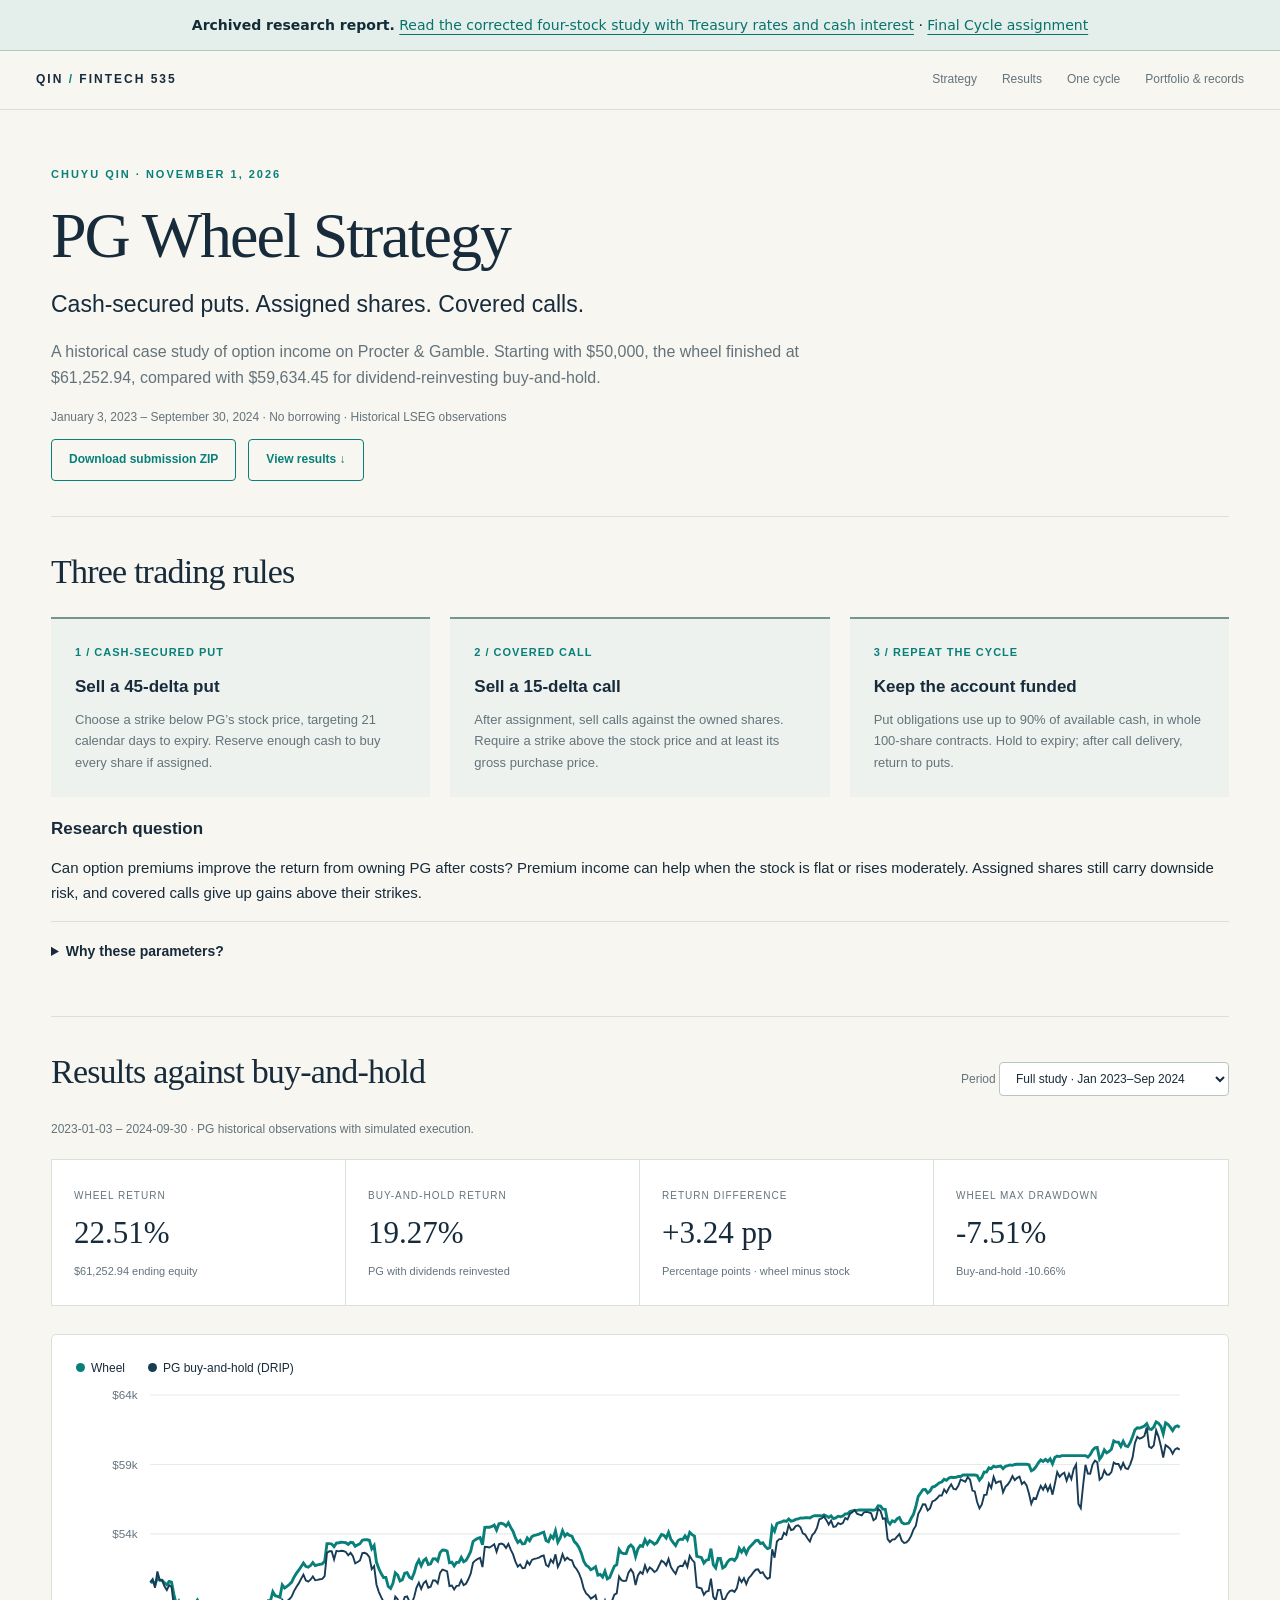
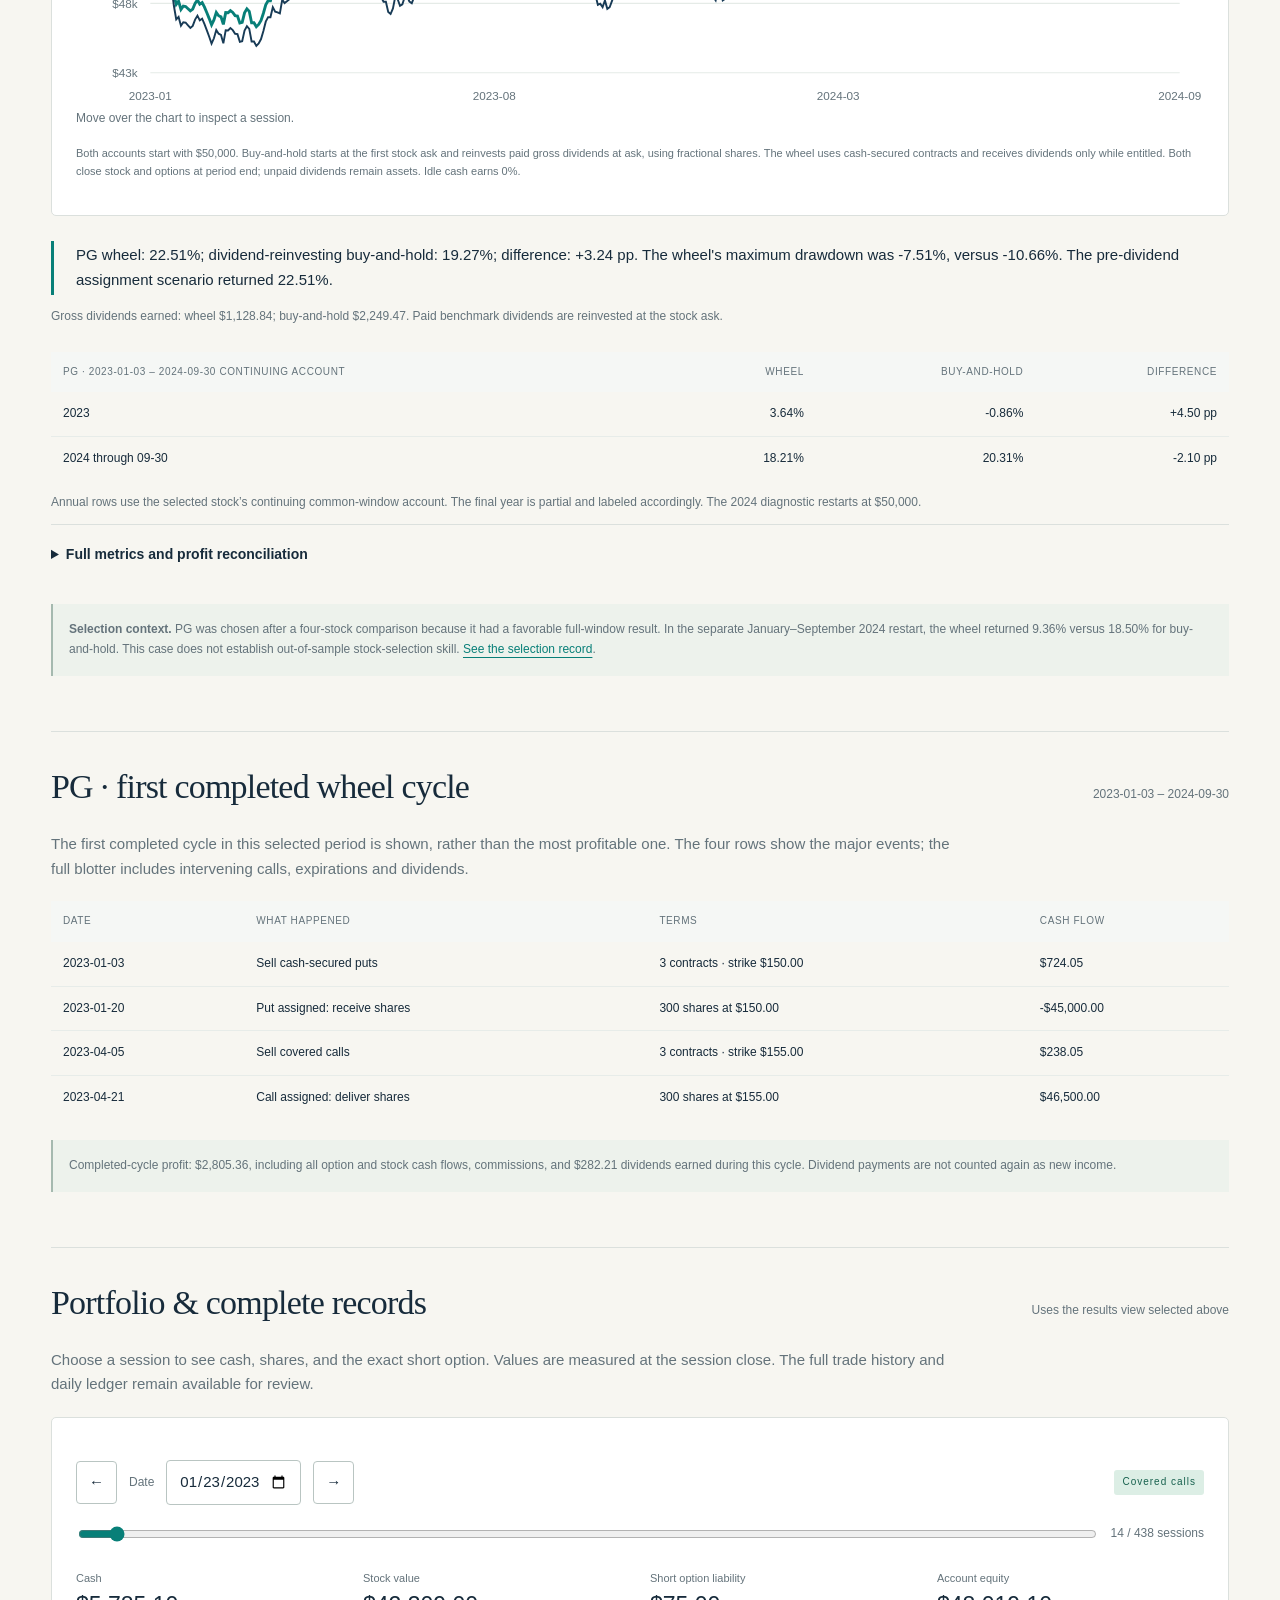
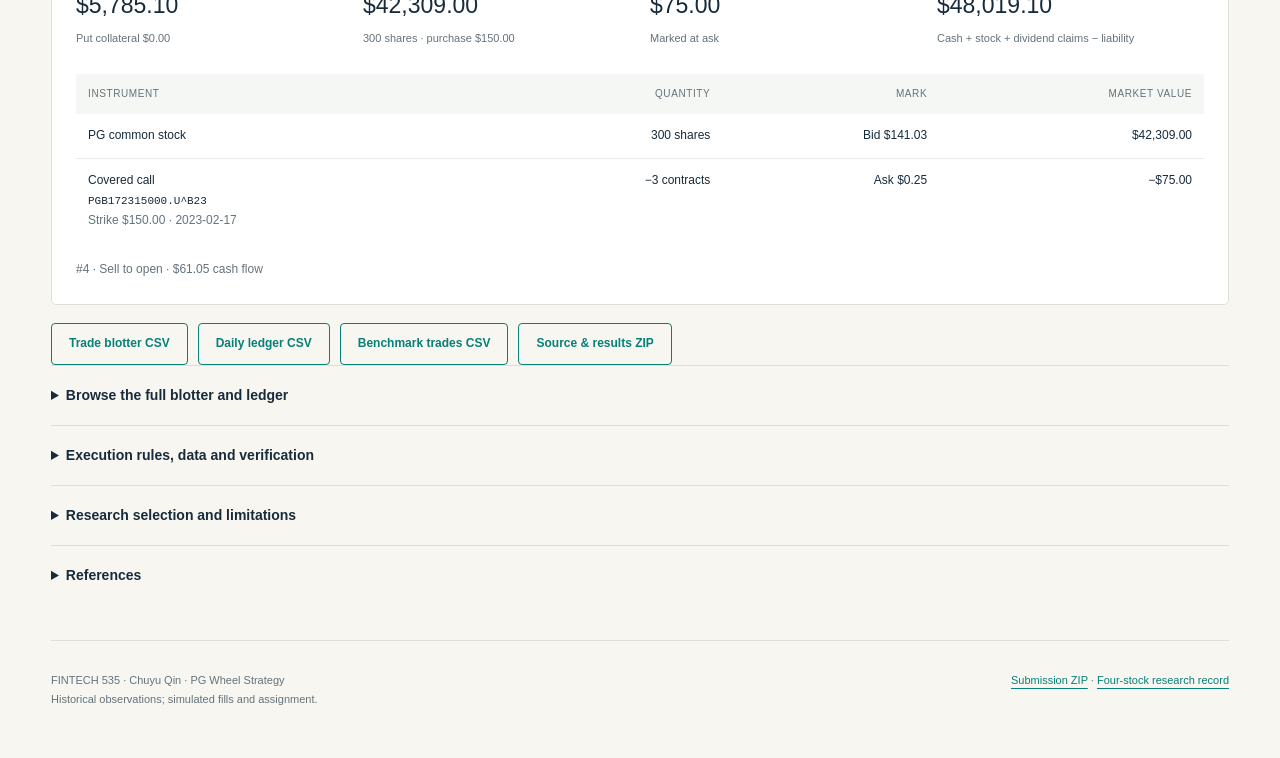
<file: docs/index.html>
<!doctype html><html lang="en"><head><meta charset="utf-8"><meta name="viewport" content="width=device-width,initial-scale=1"><meta name="description" content="PG wheel strategy backtest: cash-secured puts, physical assignment, covered calls, dividend-aware results and a complete audit trail."><title>PG Wheel Strategy | FINTECH 535</title><link rel="stylesheet" href="assets/style.css"></head><body><aside style="padding:14px 24px;background:#e4eeea;border-bottom:1px solid #afc9bf;color:#122c37;font:14px/1.6 system-ui;text-align:center"><strong>Archived research report.</strong> <a href="research-revision.html" style="color:#08726d">Read the corrected four-stock study with Treasury rates and cash interest</a> · <a href="final-cycle.html" style="color:#08726d">Final Cycle assignment</a></aside><a class="skip" href="#main">Skip to report</a><header class="top"><div class="bar"><a class="brand" href="#">QIN <span>/</span> FINTECH 535</a><nav aria-label="Report navigation"><a href="#rules">Strategy</a><a href="#results">Results</a><a href="#example">One cycle</a><a href="#portfolio">Portfolio & records</a></nav></div></header><main id="main"><div class="simple-hero"><p class="eyebrow">Chuyu Qin · November 1, 2026</p><h1>PG Wheel Strategy</h1><p class="lead">Cash-secured puts. Assigned shares. Covered calls.</p><p class="hero-explanation">A historical case study of option income on Procter &amp; Gamble. Starting with $50,000, the wheel finished at $61,252.94, compared with $59,634.45 for dividend-reinvesting buy-and-hold.</p><p class="meta">January 3, 2023 – September 30, 2024 · No borrowing · Historical LSEG observations</p><div class="controls"><a class="button" href="downloads/wheel-submission.zip">Download submission ZIP</a><a class="button" href="#results">View results ↓</a></div></div>
<section class="section" id="rules"><div class="heading"><h2>Three trading rules</h2></div><div class="steps"><div class="step"><b>1 / CASH-SECURED PUT</b><h3>Sell a 45-delta put</h3><p>Choose a strike below PG’s stock price, targeting 21 calendar days to expiry. Reserve enough cash to buy every share if assigned.</p></div><div class="step"><b>2 / COVERED CALL</b><h3>Sell a 15-delta call</h3><p>After assignment, sell calls against the owned shares. Require a strike above the stock price and at least its gross purchase price.</p></div><div class="step"><b>3 / REPEAT THE CYCLE</b><h3>Keep the account funded</h3><p>Put obligations use up to 90% of available cash, in whole 100-share contracts. Hold to expiry; after call delivery, return to puts.</p></div></div><h3>Research question</h3><p>Can option premiums improve the return from owning PG after costs? Premium income can help when the stock is flat or rises moderately. Assigned shares still carry downside risk, and covered calls give up gains above their strikes.</p><details><summary>Why these parameters?</summary><p>A 45-delta put is closer to the stock price than a 30-delta put, generally offering more premium and a greater chance of acquiring shares. A 15-delta call is farther out of the money, leaving more upside after assignment. The roughly three-week maturity keeps the policy short and repeatable. Delta is a strike-selection measure, not an exact assignment probability.</p><p>The 90% cash budget retains a buffer; whole-contract rounding and waiting for eligible trades leave additional cash unused. Requiring calls to meet the gross purchase price avoids agreeing to a lower sale price, but does not prevent a market loss or guarantee that a suitable call is available.</p><p>These parameters were selected in an earlier eight-setting AMZN study using 2023 returns, then applied unchanged to PG. They were not separately optimized on PG. PG itself was selected after comparing four stocks, so this remains an exploratory case study.</p></details></section><section class="section" id="results"><div class="heading"><h2>Results against buy-and-hold</h2><div class="controls"><label>Period <select id="period-select"><option value="historical">Full study · Jan 2023–Sep 2024</option><option value="test">Restart diagnostic · Jan–Sep 2024</option></select></label></div></div><p class="period-note" id="period-note">January 3, 2023 – September 30, 2024 · 438 sessions · $50,000 per account</p><div class="metrics"><div class="metric"><small>Wheel return</small><strong id="metric-wheel">22.51%</strong><span id="metric-wheel-equity">$61,252.94 ending equity</span></div><div class="metric"><small>Buy-and-hold return</small><strong id="metric-bh">19.27%</strong><span id="metric-bh-label">PG with dividends reinvested</span></div><div class="metric"><small>Return difference</small><strong id="metric-excess">+3.24 pp</strong><span>Percentage points · wheel minus stock</span></div><div class="metric"><small>Wheel max drawdown</small><strong id="metric-dd">-7.51%</strong><span id="metric-bh-dd">Buy-and-hold -10.66%</span></div></div><div class="panel"><div class="legend"><span><i class="dot" style="background:#087f78"></i>Wheel</span><span><i class="dot" style="background:#183b56"></i><span id="chart-stock-name">PG buy-and-hold (DRIP)</span></span></div><div class="chart" id="equity-chart" aria-label="Daily equity: wheel versus the selected stock with dividends reinvested"></div><div class="chart-readout" id="equity-readout">Move over the chart to inspect a session.</div><p class="chart-caption">Both accounts start with $50,000. Buy-and-hold starts at the first stock ask and reinvests paid gross dividends at ask, using fractional shares. The wheel uses cash-secured contracts and receives dividends only while entitled. Both close stock and options at period end; unpaid dividends remain assets. Idle cash earns 0%.</p></div><p class="assessment" id="result-finding">The PG wheel returned 22.51%, compared with 19.27% for dividend-reinvesting buy-and-hold: +3.24 pp. The wheel earned $11,252.94 after modeled costs, with a maximum drawdown of -7.51% versus -10.66%.</p><p class="fine" id="dividend-summary">Gross dividends earned: wheel $1,128.84; buy-and-hold $2,249.47. Paid benchmark dividends are reinvested at the stock ask.</p><div class="table-wrap annual"><table><thead><tr><th id="annual-stock">PG · Jan 2023–Sep 2024 continuing account</th><th>Wheel</th><th>Buy-and-hold</th><th>Difference</th></tr></thead><tbody id="annual-body"><tr><td>2023</td><td>3.64%</td><td>-0.86%</td><td>+4.50 pp</td></tr><tr><td>2024 through Sep 30</td><td>18.21%</td><td>20.31%</td><td>-2.10 pp</td></tr></tbody></table></div><p class="fine">Annual rows use the selected stock’s continuing common-window account. The final year is partial and labeled accordingly. The 2024 diagnostic restarts at $50,000.</p><details><summary>Full metrics and profit reconciliation</summary><div class="table-wrap"><table><thead><tr><th>Account</th><th>Final equity</th><th>CAGR</th><th>Annual volatility</th><th>Sharpe (rƒ = 0)</th><th>Max drawdown</th></tr></thead><tbody id="comparison-body"><tr><td>PG wheel</td><td>$61,252.94</td><td>12.34%</td><td>10.10%</td><td>1.21</td><td>-7.51%</td></tr><tr><td>PG buy-and-hold + DRIP</td><td>$59,634.45</td><td>10.63%</td><td>14.88%</td><td>0.76</td><td>-10.66%</td></tr></tbody></table></div><p class="fine">Daily account returns use 252 sessions per year. Sharpe assumes a zero risk-free rate; it is not a Treasury-adjusted excess-return measure. The accounts have different equity exposure.</p><h3>Where the profit came from</h3><div class="table-wrap"><table><tbody id="pnl-body"><tr><td>Option premiums received</td><td>$6,495.00</td></tr><tr><td>Option buybacks</td><td>−$279.00</td></tr><tr><td>Net stock cash flows</td><td>$3,951.00</td></tr><tr><td>Dividends earned</td><td>$1,128.84</td></tr><tr><td>Option commissions</td><td>−$42.90</td></tr><tr><td>Net account profit</td><td>$11,252.94</td></tr></tbody></table></div><p class="fine">Dividends earned include unpaid receivables, if any. Premiums are cash receipts; profit also depends on buybacks, stock transactions, dividends and fees. All stock and options are closed at the end of the selected period.</p><p class="fine" id="activity-summary"></p></details><div class="note"><strong>Selection context.</strong> PG was chosen after a four-stock comparison because it had a favorable full-window result. In the separate January–September 2024 restart, the wheel returned 9.36% versus 18.50% for buy-and-hold. This case does not establish out-of-sample stock-selection skill. <a href="#selection">See the selection record</a>.</div></section><section class="section" id="example"><div class="heading"><h2 id="cycle-title">One completed wheel cycle</h2><span class="fine" id="cycle-period"></span></div><p class="intro" id="cycle-intro"></p><div class="table-wrap"><table class="left"><thead><tr><th>Date</th><th>What happened</th><th>Terms</th><th>Cash flow</th></tr></thead><tbody id="cycle-body"></tbody></table></div><p class="note" id="cycle-result"></p></section><section class="section" id="portfolio"><div class="heading"><h2>Portfolio & complete records</h2><span class="fine">Uses the results view selected above</span></div><p class="intro">Choose a session to see cash, shares, and the exact short option. Values are measured at the session close. The full trade history and daily ledger remain available for review.</p><div class="panel"><div class="toolbar"><div class="controls"><button id="portfolio-prev" aria-label="Previous session">←</button><label for="portfolio-date">Date</label><input type="date" id="portfolio-date"><button id="portfolio-next" aria-label="Next session">→</button></div><span class="state-badge" id="portfolio-state"></span></div><div class="controls"><input type="range" id="portfolio-range" min="0" value="0" aria-label="Portfolio session"><span class="fine" id="portfolio-index"></span></div><div class="portfolio-grid"><div class="holding"><small>Cash</small><strong id="p-cash"></strong><em>Put collateral <span id="p-reserved"></span></em></div><div class="holding"><small>Stock value</small><strong id="p-stock"></strong><em id="p-shares"></em></div><div class="holding"><small>Short option liability</small><strong id="p-liability"></strong><em>Marked at ask</em></div><div class="holding"><small>Account equity</small><strong id="p-equity"></strong><em>Cash + stock + dividend claims − liability</em></div></div><div class="table-wrap"><table><thead><tr><th>Instrument</th><th>Quantity</th><th>Mark</th><th>Market value</th></tr></thead><tbody id="holdings-body"></tbody></table></div><div class="fine" id="portfolio-events" style="margin-top:18px"></div></div><div class="downloads"><a class="button" id="blotter-download" href="results/selected/historical/blotter.csv">Trade blotter CSV</a><a class="button" id="ledger-download" href="results/selected/historical/daily.csv">Daily ledger CSV</a><a class="button" id="benchmark-download" href="results/selected/historical/benchmark_blotter.csv">Benchmark trades CSV</a><a class="button" href="downloads/wheel-submission.zip">Source & results ZIP</a></div><details><summary>Browse the full blotter and ledger</summary><div class="toolbar"><label>Trade search <input type="search" id="trade-search" placeholder="Date, contract or action"></label><label>Event <select id="trade-action"><option value="">All events</option><option value="SELL_TO_OPEN">Opening sales</option><option value="BUY_TO_CLOSE">Closing purchases</option><option value="ASSIGN_PUT">Put assignments</option><option value="ASSIGN_CALL">Call assignments</option><option value="EXPIRE">Expirations</option><option value="DIVIDEND_ENTITLEMENT">Dividend entitlements</option><option value="DIVIDEND_PAID">Dividend payments</option><option value="RECEIVE_SHARES">Share purchases</option><option value="DELIVER_SHARES">Share deliveries</option></select></label></div><div class="table-wrap"><table><thead><tr><th>Date / signal</th><th>Action / contract</th><th>Qty</th><th>Price</th><th>Fee</th><th>Cash flow</th><th>Cash after</th></tr></thead><tbody id="trade-body"></tbody></table></div><div class="pagination"><button id="trade-prev">← Previous</button><span id="trade-page"></span><button id="trade-next">Next →</button></div><h3 style="margin-top:30px">Daily account ledger</h3><label>Ledger date <input type="search" id="ledger-search" placeholder="e.g. 2026-04"></label><div class="table-wrap"><table><thead><tr><th>Date</th><th>Cash</th><th>Shares</th><th>Short contract / lots</th><th>Stock value</th><th>Liability</th><th>Collateral</th><th>Dividend claim</th><th>Equity</th></tr></thead><tbody id="ledger-body"></tbody></table></div><div class="pagination"><button id="ledger-prev">← Previous</button><span id="ledger-page"></span><button id="ledger-next">Next →</button></div></details><details><summary>Execution rules, data and verification</summary><ol class="rules"><li><strong>Contract selection.</strong> Use the prior session’s stock close, delta and activity. Monthly PG contracts must have 14–28 calendar days to expiry and absolute delta within 0.10 of the target. Rank by delta distance, maturity distance, strike and RIC. Puts are below the stock price; calls are above it and at least the shares’ gross purchase price. The fixed strike grid is $60–$250 in $5 increments, not the full historical chain.</li><li><strong>Liquidity and fills.</strong> Require prior-session volume ≥ 100, open interest ≥ 500, positive two-sided quotes, and a spread no greater than $1 and 25% of midpoint. Execute the selected contract at the next session’s bid only if that session’s quote passes the same price filters. Otherwise skip without substituting a different contract. Buybacks use observed ask. Stock sales use bid. No midpoint fills are assumed.</li><li><strong>Funding and costs.</strong> Put lots = floor(90% × available cash ÷ (100 × strike)), before receiving premium. Calls cover the owned shares, with one short option series at a time. Each option costs $0.65 per contract per side. Stock and assignment fees are $0; idle cash earns 0%; taxes and regulatory fees are omitted.</li><li><strong>Expiration and exit.</strong> Hold to expiry without discretionary rolls. An option at least $0.01 in the money at the stock close is assumed physically assigned; otherwise it expires. Record 100 shares per contract at the strike, with all lots in a batch using the same convention. Remaining stock and options close at observed sides on the final date.</li><li><strong>Dividends and benchmark.</strong> Ownership before ex-date trading earns a gross dividend receivable. It contributes to equity immediately and becomes spendable cash on the pay date or the next observed session. The benchmark invests $50,000 at the initial stock ask, permits fractional shares, and reinvests paid dividends at ask. The cash-dividend alternative is also retained. Legal settlement balances are not reconstructed.</li><li><strong>Valuation and early exercise.</strong> Mark stock at bid and short options at ask. Missing asks can be carried for at most two sessions for valuation, never fills; longer gaps and missing terminal prices fail the run. A separate scenario assigns an ITM covered call just before an announced ex-date when bid-side time value is below the dividend. It returned 22.51% for PG with 0 triggered pre-dividend assignments. This does not establish that actual early assignment was impossible.</li></ol><h3>Evidence for the fill assumptions</h3><p>Across 21 opening sales and 63 contracts, the median observed bid–ask width was $0.06 per share; the 90th percentile was $0.15. Selling at bid rather than midpoint reduced receipts by $270.00 before commissions. These spreads support an observable execution-cost assumption. Daily quotes do not establish simultaneous NBBOs, depth, or guaranteed fills.</p><h3>Audit trail</h3><p>The PG run contains 438 daily portfolios and 58 events: opening sales, closing purchases, expirations, assignments, stock transfers and dividends. It used 0 carried option marks. Independent accounting replays passed, and 21 synthetic-fixture tests passed. Test fixtures do not supply performance. Raw LSEG responses stay local; their request parameters, retrieval dates and hashes are summarized in the data audit.</p><div class="downloads"><a href="results/comparison/PG_data_audit.json">PG data audit</a><a href="results/comparison/verification.json">Verification</a><a href="results/comparison/run_manifest.json">Run manifest</a><a href="results/comparison/PG/historical/summary.json">PG metrics</a><a id="skips-download" href="results/comparison/PG/historical/skips.csv">Skipped decisions</a><a id="cash-benchmark-download" href="results/comparison/PG/historical/benchmark_cash_daily.csv">Cash-dividend benchmark</a><a id="stress-download" href="results/comparison/PG/historical/dividend_stress/blotter.csv">Assignment scenario blotter</a></div><h3>Reproduce from the original local cache</h3><pre>python3.12 -m venv .venv
.venv/bin/python -m pip install -r requirements.txt
.venv/bin/python src/normalize_comparison_cache.py
.venv/bin/python src/compare_stocks.py
.venv/bin/python src/verify_comparison.py
.venv/bin/python src/build_site.py</pre><p class="fine">The source ZIP includes the engine, rules, tests, site generator and derived results. Downloading raw history requires an entitled LSEG Workspace session. Fresh retrievals may reflect vendor revisions and require more than one daily allowance. The original AMZN freeze is preserved; no PG-specific parameter search was added.</p></details><details id="selection"><summary>Research selection and limitations</summary><p>PG was selected after comparing AMZN, KO, PG and VZ using the same wheel rules. The common study window was fixed before those comparison returns were calculated. It ends September 30, 2024 because LSEG’s daily request cap left later option coverage incomplete; the last common complete quarter supported identical dates for every stock. The four-stock record and earlier AMZN research remain available.</p><div class="table-wrap"><table><thead><tr><th>Jan 2023–Sep 2024</th><th>Wheel</th><th>Buy-and-hold + DRIP</th><th>Difference</th></tr></thead><tbody><tr><td>AMZN</td><td>61.65%</td><td>117.01%</td><td>-55.36 pp</td></tr><tr><td>KO</td><td>9.51%</td><td>20.39%</td><td>-10.88 pp</td></tr><tr><td>PG</td><td>22.51%</td><td>19.27%</td><td>+3.24 pp</td></tr><tr><td>VZ</td><td>18.81%</td><td>26.04%</td><td>-7.24 pp</td></tr></tbody></table></div><p>Focusing on the favorable PG result introduces selection bias. The sample is not an untouched validation set, and all four companies are surviving stocks. The separate 2024 restart returned 9.36% for the wheel versus 18.50% for buy-and-hold. It provides a less favorable diagnostic, not independent validation. These results do not establish future profitability or identify the best wheel stock.</p><p><a href="comparison.html">Full four-stock comparison</a> · <a href="results/comparison/plan.json">Recorded comparison plan</a> · <a href="amzn-study.html">Original AMZN study</a></p></details><details><summary>References</summary><ul class="source-list"><li><a href="https://www.schwab.com/learn/story/three-things-to-know-about-wheel-strategy">Charles Schwab — Three Things to Know About the Wheel Strategy</a>. Prof. Vestal’s reference for puts, assignment, covered calls and the strategy’s tradeoffs.</li><li><a href="https://www.optionseducation.org/referencelibrary/faq/options-assignment">OIC — Options Assignment</a> · <a href="https://www.theocc.com/clearance-and-settlement/clearing/equity-options-product-specifications">OCC — Equity Options</a>. American-style exercise and standard physical delivery.</li><li><a href="https://developers.lseg.com/en/article-catalog/article/workspace-corporate-actions-content-set-guide">LSEG — Corporate Actions Content</a>. Dividend announcement, ex-date, payment date and gross-amount fields.</li><li>LSEG Workspace historical daily PG stock, option and dividend observations. Exact requests and response hashes are retained in the local cache and summarized in the audit.</li></ul></details></section></main><footer class="footer"><div>FINTECH 535 · Chuyu Qin · PG Wheel Strategy<br>Historical observations; simulated fills and assignment.</div><div><a href="downloads/wheel-submission.zip">Submission ZIP</a> · <a href="comparison.html">Four-stock research record</a></div></footer><script src="assets/data.js"></script><script src="assets/app.js"></script></body></html>
</file>
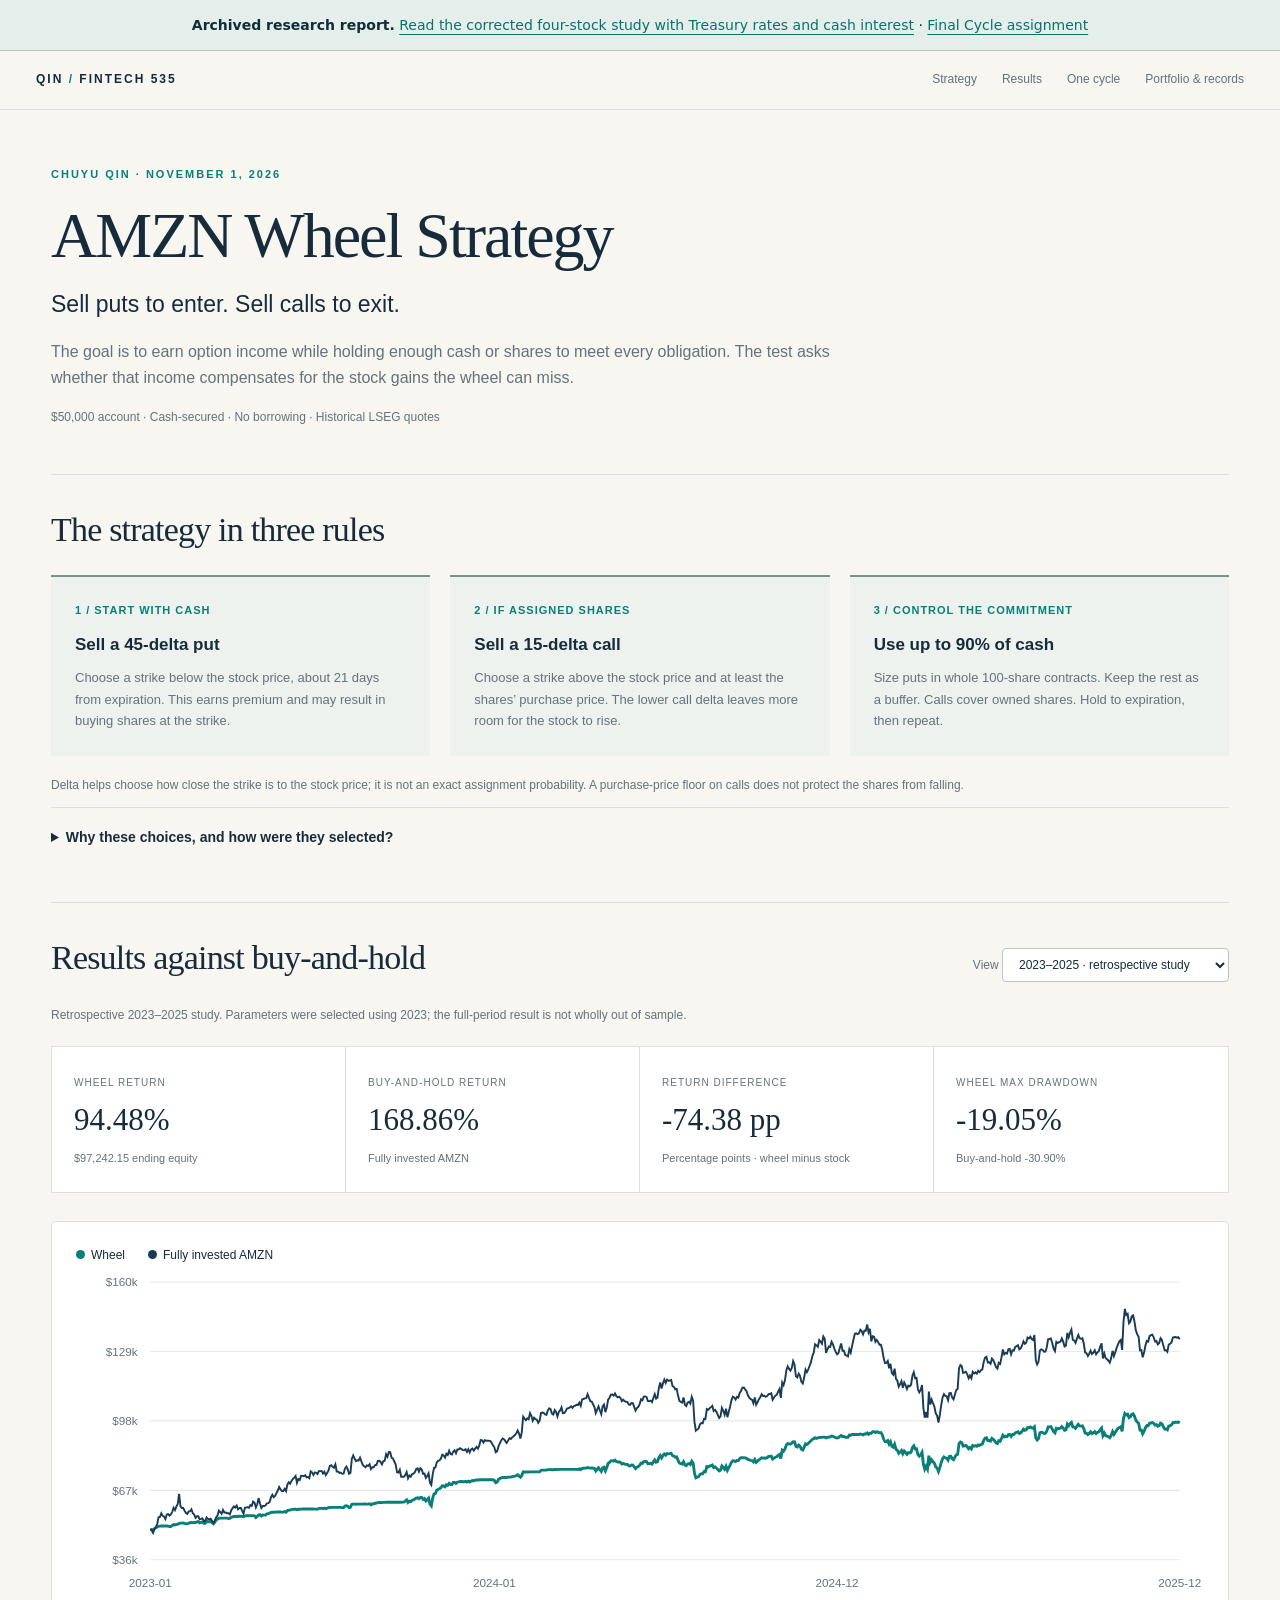
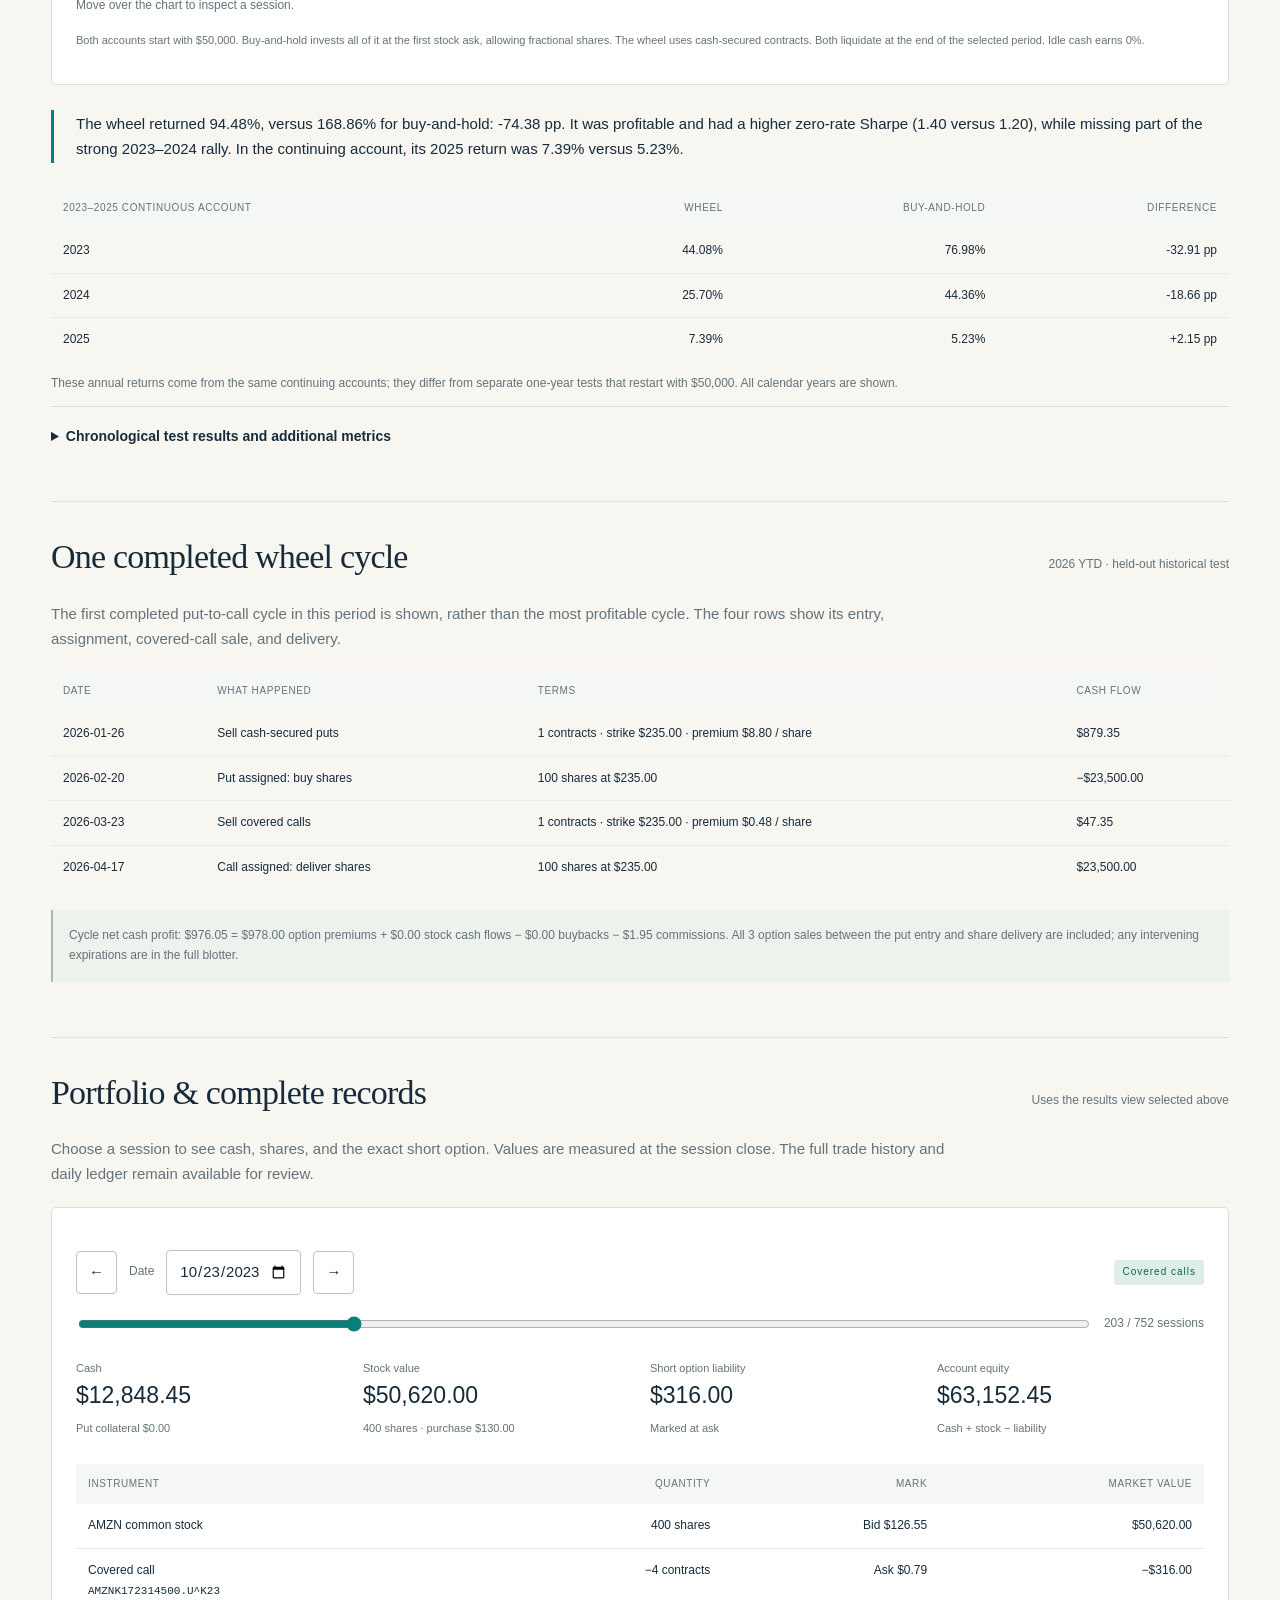
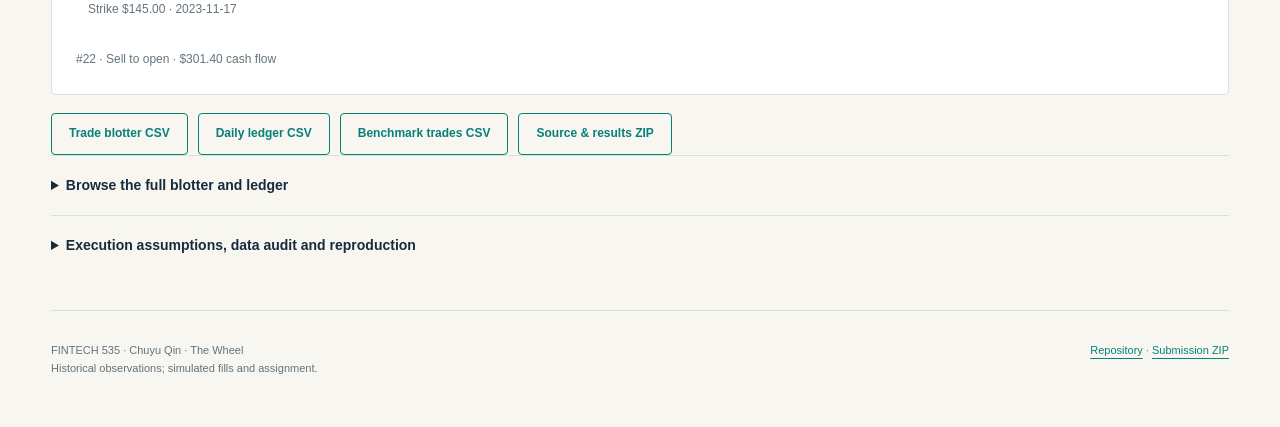
<file: docs/amzn-study.html>
<!doctype html><html lang="en"><head><meta charset="utf-8"><meta name="viewport" content="width=device-width,initial-scale=1"><meta name="description" content="A cash-secured AMZN wheel: simple rules, chronological parameter testing, buy-and-hold comparison and a complete trade record."><title>AMZN Wheel Strategy | FINTECH 535</title><link rel="stylesheet" href="assets/style.css"></head><body><aside style="padding:14px 24px;background:#e4eeea;border-bottom:1px solid #afc9bf;color:#122c37;font:14px/1.6 system-ui;text-align:center"><strong>Archived research report.</strong> <a href="research-revision.html" style="color:#08726d">Read the corrected four-stock study with Treasury rates and cash interest</a> · <a href="final-cycle.html" style="color:#08726d">Final Cycle assignment</a></aside><a class="skip" href="#main">Skip to report</a><header class="top"><div class="bar"><a class="brand" href="#">QIN <span>/</span> FINTECH 535</a><nav aria-label="Report navigation"><a href="#rules">Strategy</a><a href="#results">Results</a><a href="#example">One cycle</a><a href="#portfolio">Portfolio & records</a></nav></div></header><main id="main">
<div class="simple-hero"><p class="eyebrow">Chuyu Qin · November 1, 2026</p><h1>AMZN Wheel Strategy</h1><p class="lead">Sell puts to enter. Sell calls to exit.</p><p class="hero-explanation">The goal is to earn option income while holding enough cash or shares to meet every obligation. The test asks whether that income compensates for the stock gains the wheel can miss.</p><p class="meta">$50,000 account · Cash-secured · No borrowing · Historical LSEG quotes</p></div>
<section class="section" id="rules"><div class="heading"><h2>The strategy in three rules</h2></div><div class="steps"><div class="step"><b>1 / START WITH CASH</b><h3>Sell a 45-delta put</h3><p>Choose a strike below the stock price, about 21 days from expiration. This earns premium and may result in buying shares at the strike.</p></div><div class="step"><b>2 / IF ASSIGNED SHARES</b><h3>Sell a 15-delta call</h3><p>Choose a strike above the stock price and at least the shares’ purchase price. The lower call delta leaves more room for the stock to rise.</p></div><div class="step"><b>3 / CONTROL THE COMMITMENT</b><h3>Use up to 90% of cash</h3><p>Size puts in whole 100-share contracts. Keep the rest as a buffer. Calls cover owned shares. Hold to expiration, then repeat.</p></div></div><p class="fine">Delta helps choose how close the strike is to the stock price; it is not an exact assignment probability. A purchase-price floor on calls does not protect the shares from falling.</p><details><summary>Why these choices, and how were they selected?</summary><p>AMZN continues the earlier class studies and has no cash dividends in the sample. A 90% allocation budget puts more of the account to work than the first one-contract design while retaining a cash buffer. Whole contracts can leave more than 10% unused. The call strike floor avoids agreeing to sell shares below their gross purchase price, at the cost of sometimes collecting no call premium.</p><p>Eight settings combine put delta 0.30 or 0.45, call delta 0.15 or 0.30, and approximately three- or five-week maturities. The setting with the highest net 2023 return was selected. It was then applied unchanged to 2024, the already examined 2025 sample, and a separate 2026 sample downloaded after the rules were frozen.</p><div class="table-wrap"><table><thead><tr><th>Put / call delta · target days</th><th>2023 selection</th><th>2024 validation</th><th>2025 diagnostic</th></tr></thead><tbody><tr class="parameter-selected"><td>45 / 15 delta · 21 days · selected</td><td>44.08%</td><td>23.72%</td><td>4.40%</td></tr><tr><td>45 / 30 delta · 21 days</td><td>37.60%</td><td>20.64%</td><td>6.63%</td></tr><tr><td>45 / 15 delta · 35 days</td><td>36.26%</td><td>22.18%</td><td>17.06%</td></tr><tr><td>45 / 30 delta · 35 days</td><td>32.85%</td><td>16.41%</td><td>18.34%</td></tr><tr><td>30 / 15 delta · 35 days</td><td>27.74%</td><td>24.37%</td><td>20.56%</td></tr><tr><td>30 / 15 delta · 21 days</td><td>23.17%</td><td>15.91%</td><td>12.40%</td></tr><tr><td>30 / 30 delta · 21 days</td><td>23.17%</td><td>17.48%</td><td>14.60%</td></tr><tr><td>30 / 30 delta · 35 days</td><td>22.61%</td><td>13.63%</td><td>22.94%</td></tr></tbody></table></div><p class="fine">Highlighted row: selected using 2023 only. Every tried setting is shown. Earlier results had already been inspected, so this redesign is exploratory; 2025 is not presented as untouched data. No alternative setting was selected using 2026 results. <a href="results/research_plan.json">Study plan</a> · <a href="results/frozen_strategy.json">Frozen rules</a> · <a href="results/parameter_study.json">All parameter results</a></p></details></section>
<section class="section" id="results"><div class="heading"><h2>Results against buy-and-hold</h2><label>View <select id="period-select"><option value="historical" selected>2023–2025 · retrospective study</option><option value="test">2026 YTD · held-out historical test</option><option value="training">2023 · parameter selection</option><option value="validation">2024 · chronological validation</option><option value="diagnostic">2025 · previously seen diagnostic</option></select></label></div><p class="period-note" id="period-note">Retrospective 2023–2025 study. Parameters were selected using 2023; the full-period result is not wholly out of sample.</p><div class="metrics"><div class="metric"><small>Wheel return</small><strong id="metric-wheel">94.48%</strong><span id="metric-wheel-equity">$97,242.15 ending equity</span></div><div class="metric"><small>Buy-and-hold return</small><strong id="metric-bh">168.86%</strong><span>Fully invested AMZN</span></div><div class="metric"><small>Return difference</small><strong id="metric-excess">-74.38 pp</strong><span>Percentage points · wheel minus stock</span></div><div class="metric"><small>Wheel max drawdown</small><strong id="metric-dd">-19.05%</strong><span id="metric-bh-dd">Buy-and-hold -30.90%</span></div></div><div class="panel"><div class="legend"><span><i class="dot" style="background:#087f78"></i>Wheel</span><span><i class="dot" style="background:#183b56"></i>Fully invested AMZN</span></div><div class="chart" id="equity-chart" aria-label="Daily equity: wheel versus fully invested AMZN"></div><div class="chart-readout" id="equity-readout">Move over the chart to inspect a session.</div><p class="chart-caption">Both accounts start with $50,000. Buy-and-hold invests all of it at the first stock ask, allowing fractional shares. The wheel uses cash-secured contracts. Both liquidate at the end of the selected period. Idle cash earns 0%.</p></div><p class="assessment" id="result-finding">The wheel returned 94.48%, versus 168.86% for buy-and-hold: -74.38 pp. It was profitable and had a higher zero-rate Sharpe (1.40 versus 1.20), while missing part of the strong 2023–2024 rally. In the continuing account, its 2025 return was 7.39% versus 5.23%.</p><div class="table-wrap annual"><table><thead><tr><th>2023–2025 continuous account</th><th>Wheel</th><th>Buy-and-hold</th><th>Difference</th></tr></thead><tbody><tr><td>2023</td><td>44.08%</td><td>76.98%</td><td>-32.91 pp</td></tr><tr><td>2024</td><td>25.70%</td><td>44.36%</td><td>-18.66 pp</td></tr><tr><td>2025</td><td>7.39%</td><td>5.23%</td><td>+2.15 pp</td></tr></tbody></table></div><p class="fine">These annual returns come from the same continuing accounts; they differ from separate one-year tests that restart with $50,000. All calendar years are shown.</p><details><summary>Chronological test results and additional metrics</summary><div class="table-wrap"><table><thead><tr><th>Separate account / role</th><th>Wheel</th><th>Buy-and-hold</th><th>Difference</th></tr></thead><tbody><tr><td>2023 · parameter selection</td><td>44.08%</td><td>76.98%</td><td>-32.91 pp</td></tr><tr><td>2024 · chronological validation</td><td>23.72%</td><td>46.28%</td><td>-22.55 pp</td></tr><tr><td>2025 · previously seen diagnostic</td><td>4.40%</td><td>4.81%</td><td>-0.41 pp</td></tr><tr><td>2026 YTD · held-out historical test</td><td>3.50%</td><td>6.12%</td><td>-2.62 pp</td></tr></tbody></table></div><div class="table-wrap annual"><table><thead><tr><th>Selected view</th><th>Final equity</th><th>CAGR</th><th>Annual volatility</th><th>Sharpe (rƒ = 0)</th><th>Max drawdown</th></tr></thead><tbody id="comparison-body"><tr><td>Wheel</td><td>$97,242.15</td><td>24.87%</td><td>16.94%</td><td>1.40</td><td>-19.05%</td></tr><tr><td>Fully invested AMZN</td><td>$134,432.15</td><td>39.13%</td><td>31.82%</td><td>1.20</td><td>-30.90%</td></tr></tbody></table></div><p class="fine">Sharpe uses daily account returns, 252 sessions per year, and a zero risk-free rate. It is not adjusted for historical Treasury yields. The 2026 sample is a held-out historical test, not a live prospective experiment. Single-stock selection, daily quote timing, the fixed strike grid, and exercise assumptions remain limitations.</p><h3>2026 execution checks</h3><div class="table-wrap"><table><thead><tr><th>Test assumption</th><th>Wheel return</th><th>Max drawdown</th></tr></thead><tbody><tr><td>Baseline</td><td>3.50%</td><td>-6.33%</td></tr><tr><td><a href="results/stress/wider_fills/blotter.csv">Wider fills</a></td><td>3.34%</td><td>-6.35%</td></tr><tr><td><a href="results/stress/early_assignment/blotter.csv">Early assignment</a></td><td>3.50%</td><td>-6.33%</td></tr></tbody></table></div><p class="fine">“Wider fills” sells half a spread below bid and buys half a spread above ask. “Early assignment” assigns the next session after an in-the-money option’s bid-side time value falls to $0.05 or less. These are stresses, not an estimated assignment model.</p></details></section>
<section class="section" id="example"><div class="heading"><h2>One completed wheel cycle</h2><span class="fine">2026 YTD · held-out historical test</span></div><p class="intro">The first completed put-to-call cycle in this period is shown, rather than the most profitable cycle. The four rows show its entry, assignment, covered-call sale, and delivery.</p><div class="table-wrap"><table class="left"><thead><tr><th>Date</th><th>What happened</th><th>Terms</th><th>Cash flow</th></tr></thead><tbody><tr><td>2026-01-26</td><td>Sell cash-secured puts</td><td>1 contracts · strike $235.00 · premium $8.80 / share</td><td>$879.35</td></tr><tr><td>2026-02-20</td><td>Put assigned: buy shares</td><td>100 shares at $235.00</td><td>−$23,500.00</td></tr><tr><td>2026-03-23</td><td>Sell covered calls</td><td>1 contracts · strike $235.00 · premium $0.48 / share</td><td>$47.35</td></tr><tr><td>2026-04-17</td><td>Call assigned: deliver shares</td><td>100 shares at $235.00</td><td>$23,500.00</td></tr></tbody></table></div><p class="note">Cycle net cash profit: $976.05 = $978.00 option premiums + $0.00 stock cash flows − $0.00 buybacks − $1.95 commissions. All 3 option sales between the put entry and share delivery are included; any intervening expirations are in the full blotter.</p></section>
<section class="section" id="portfolio"><div class="heading"><h2>Portfolio & complete records</h2><span class="fine">Uses the results view selected above</span></div><p class="intro">Choose a session to see cash, shares, and the exact short option. Values are measured at the session close. The full trade history and daily ledger remain available for review.</p><div class="panel"><div class="toolbar"><div class="controls"><button id="portfolio-prev" aria-label="Previous session">←</button><label for="portfolio-date">Date</label><input type="date" id="portfolio-date"><button id="portfolio-next" aria-label="Next session">→</button></div><span class="state-badge" id="portfolio-state"></span></div><div class="controls"><input type="range" id="portfolio-range" min="0" value="0" aria-label="Portfolio session"><span class="fine" id="portfolio-index"></span></div><div class="portfolio-grid"><div class="holding"><small>Cash</small><strong id="p-cash"></strong><em>Put collateral <span id="p-reserved"></span></em></div><div class="holding"><small>Stock value</small><strong id="p-stock"></strong><em id="p-shares"></em></div><div class="holding"><small>Short option liability</small><strong id="p-liability"></strong><em>Marked at ask</em></div><div class="holding"><small>Account equity</small><strong id="p-equity"></strong><em>Cash + stock − liability</em></div></div><div class="table-wrap"><table><thead><tr><th>Instrument</th><th>Quantity</th><th>Mark</th><th>Market value</th></tr></thead><tbody id="holdings-body"></tbody></table></div><div class="fine" id="portfolio-events" style="margin-top:18px"></div></div><div class="downloads"><a class="button" id="blotter-download" href="results/selected/historical/blotter.csv">Trade blotter CSV</a><a class="button" id="ledger-download" href="results/selected/historical/daily.csv">Daily ledger CSV</a><a class="button" id="benchmark-download" href="results/selected/historical/benchmark_blotter.csv">Benchmark trades CSV</a><a class="button" href="downloads/wheel-submission.zip">Source & results ZIP</a></div><details><summary>Browse the full blotter and ledger</summary><div class="toolbar"><label>Trade search <input type="search" id="trade-search" placeholder="Date, contract or action"></label><label>Event <select id="trade-action"><option value="">All events</option><option value="SELL_TO_OPEN">Opening sales</option><option value="BUY_TO_CLOSE">Closing purchases</option><option value="ASSIGN_PUT">Put assignments</option><option value="ASSIGN_CALL">Call assignments</option><option value="EXPIRE">Expirations</option><option value="RECEIVE_SHARES">Share purchases</option><option value="DELIVER_SHARES">Share deliveries</option></select></label></div><div class="table-wrap"><table><thead><tr><th>Date / signal</th><th>Action / contract</th><th>Qty</th><th>Price</th><th>Fee</th><th>Cash flow</th><th>Cash after</th></tr></thead><tbody id="trade-body"></tbody></table></div><div class="pagination"><button id="trade-prev">← Previous</button><span id="trade-page"></span><button id="trade-next">Next →</button></div><h3 style="margin-top:30px">Daily account ledger</h3><label>Ledger date <input type="search" id="ledger-search" placeholder="e.g. 2026-04"></label><div class="table-wrap"><table><thead><tr><th>Date</th><th>Cash</th><th>Shares</th><th>Short contract / lots</th><th>Stock value</th><th>Liability</th><th>Collateral</th><th>Equity</th></tr></thead><tbody id="ledger-body"></tbody></table></div><div class="pagination"><button id="ledger-prev">← Previous</button><span id="ledger-page"></span><button id="ledger-next">Next →</button></div></details><details><summary>Execution assumptions, data audit and reproduction</summary><ol class="rules"><li><strong>Prior-session decisions.</strong> Rank eligible monthly AMZN options by distance to target delta, then maturity, strike and RIC. Three-week settings allow 14–28 calendar DTE; five-week settings allow 28–45. Delta must be within 0.10 of its target. Puts are below the stock close; calls are above it and at least the assigned purchase price.</li><li><strong>Observed fills.</strong> Require signal-day volume ≥ 100, open interest ≥ 500, a positive two-sided quote, and spread ≤ $1 and ≤ 25% of midpoint. Fill the selected option at the next session’s bid only if its quote passes the same price filters; otherwise skip. No execution-day contract substitution. Buybacks use ask, stock sales use bid, and option commission is $0.65 per contract per side. Stock and assignment fees are $0.</li><li><strong>Cash and assignment.</strong> Put lots = floor(90% × available cash ÷ (100 × strike)), before receiving premium. Calls cover the owned shares. At expiration, options at least $0.01 in the money are assumed assigned. The option is removed and 100 shares per contract transfer at the strike. All lots in a batch use the same assignment convention. There are no discretionary rolls; the final date closes remaining positions.</li><li><strong>Accounting limits.</strong> The ledger books economic obligations on event dates; it does not reproduce legal settlement balances. Stock marks use bid; option liabilities use ask. Missing asks can be carried for at most two sessions for valuation, never execution. A longer gap or missing terminal price fails the run. Taxes, regulatory fees, intraday quote synchronization and actual exercise notices are omitted.</li></ol><p>For the continuing 2023–2025 account, the median opening spread was $0.05 per share and the 90th percentile was $0.13. Selling at bid rather than midpoint reduced receipts by $450.50 across 126 contracts. Observed activity and spreads justify charging a measurable execution cost; daily quotes do not guarantee fill freshness or depth.</p><p>LSEG supplies 149,106 normalized option-day observations for the earlier sample and 43,426 for the 2026 sample. All 102 response checksums passed. Independent replays reconciled 856 events and 8,147 daily portfolios across all selected, parameter, and stress runs. 21 engine tests passed. The selected full-period and 2026 runs use 0 and 0 carried-mark sessions respectively.</p><p class="fine">The historical universe is the same monthly $40–$300 grid in $5 increments; missing series are not assumed listed. The study keeps AMZN rather than searching retrospectively across stocks. That preserves continuity but does not remove survivorship or stock-selection bias. Historical returns do not establish future profitability.</p><div class="downloads"><a href="results/verification.json">Verification</a><a href="results/data_audit.json">2023–2025 data audit</a><a href="results/test_data_audit.json">2026 data audit</a><a href="results/frozen_strategy.json">Frozen configuration</a><a href="results/run_manifest.json">Run manifest</a><a id="skips-download" href="results/selected/historical/skips.csv">Skipped decisions</a></div><pre>python3.12 -m venv .venv
.venv/bin/python -m pip install -r requirements.txt
.venv/bin/python src/fetch_lseg.py
.venv/bin/python src/prepare_data.py
.venv/bin/python src/research.py select
.venv/bin/python src/fetch_test_sample.py
.venv/bin/python src/research.py test
.venv/bin/python src/verify_results.py
.venv/bin/python src/build_site.py</pre><p class="fine">Use the original private cache to reproduce the recorded run. A new selection run creates a new freeze and cannot retroactively make already inspected data unseen. Raw LSEG data and credentials are excluded from the source package. Serve <code>docs/</code> with GitHub Pages.</p><h3>References</h3><ul class="source-list"><li><a href="https://www.schwab.com/learn/story/three-things-to-know-about-wheel-strategy">Schwab: Three Things to Know About the Wheel Strategy</a> — Prof. Vestal’s reference for the cycle, premium tradeoffs, downside and missed upside.</li><li><a href="https://www.optionseducation.org/referencelibrary/faq/options-assignment">OIC: Assignment</a> · <a href="https://www.theocc.com/clearance-and-settlement/clearing/equity-options-product-specifications">OCC: Equity options</a> — exercise conventions and standard 100-share physical delivery.</li><li><a href="https://ir.aboutamazon.com/faqs/default.aspx">Amazon Investor Relations: FAQs</a> — dividend and split history.</li><li><a href="https://developers.lseg.com/en/article-catalog/article/functions-to-find-option-rics-traded-on-different-exchanges">LSEG: Option RIC construction</a>. Prices, delta and activity fields come from LSEG Workspace historical responses, recorded in the audits.</li></ul></details></section></main><footer class="footer"><div>FINTECH 535 · Chuyu Qin · The Wheel<br>Historical observations; simulated fills and assignment.</div><div><a href="https://github.com/chuyuqin/Wheel-Strategy-FinTech535">Repository</a> · <a href="downloads/wheel-submission.zip">Submission ZIP</a></div></footer><script src="assets/amzn-data.js"></script><script src="assets/amzn-app.js"></script></body></html>
</file>
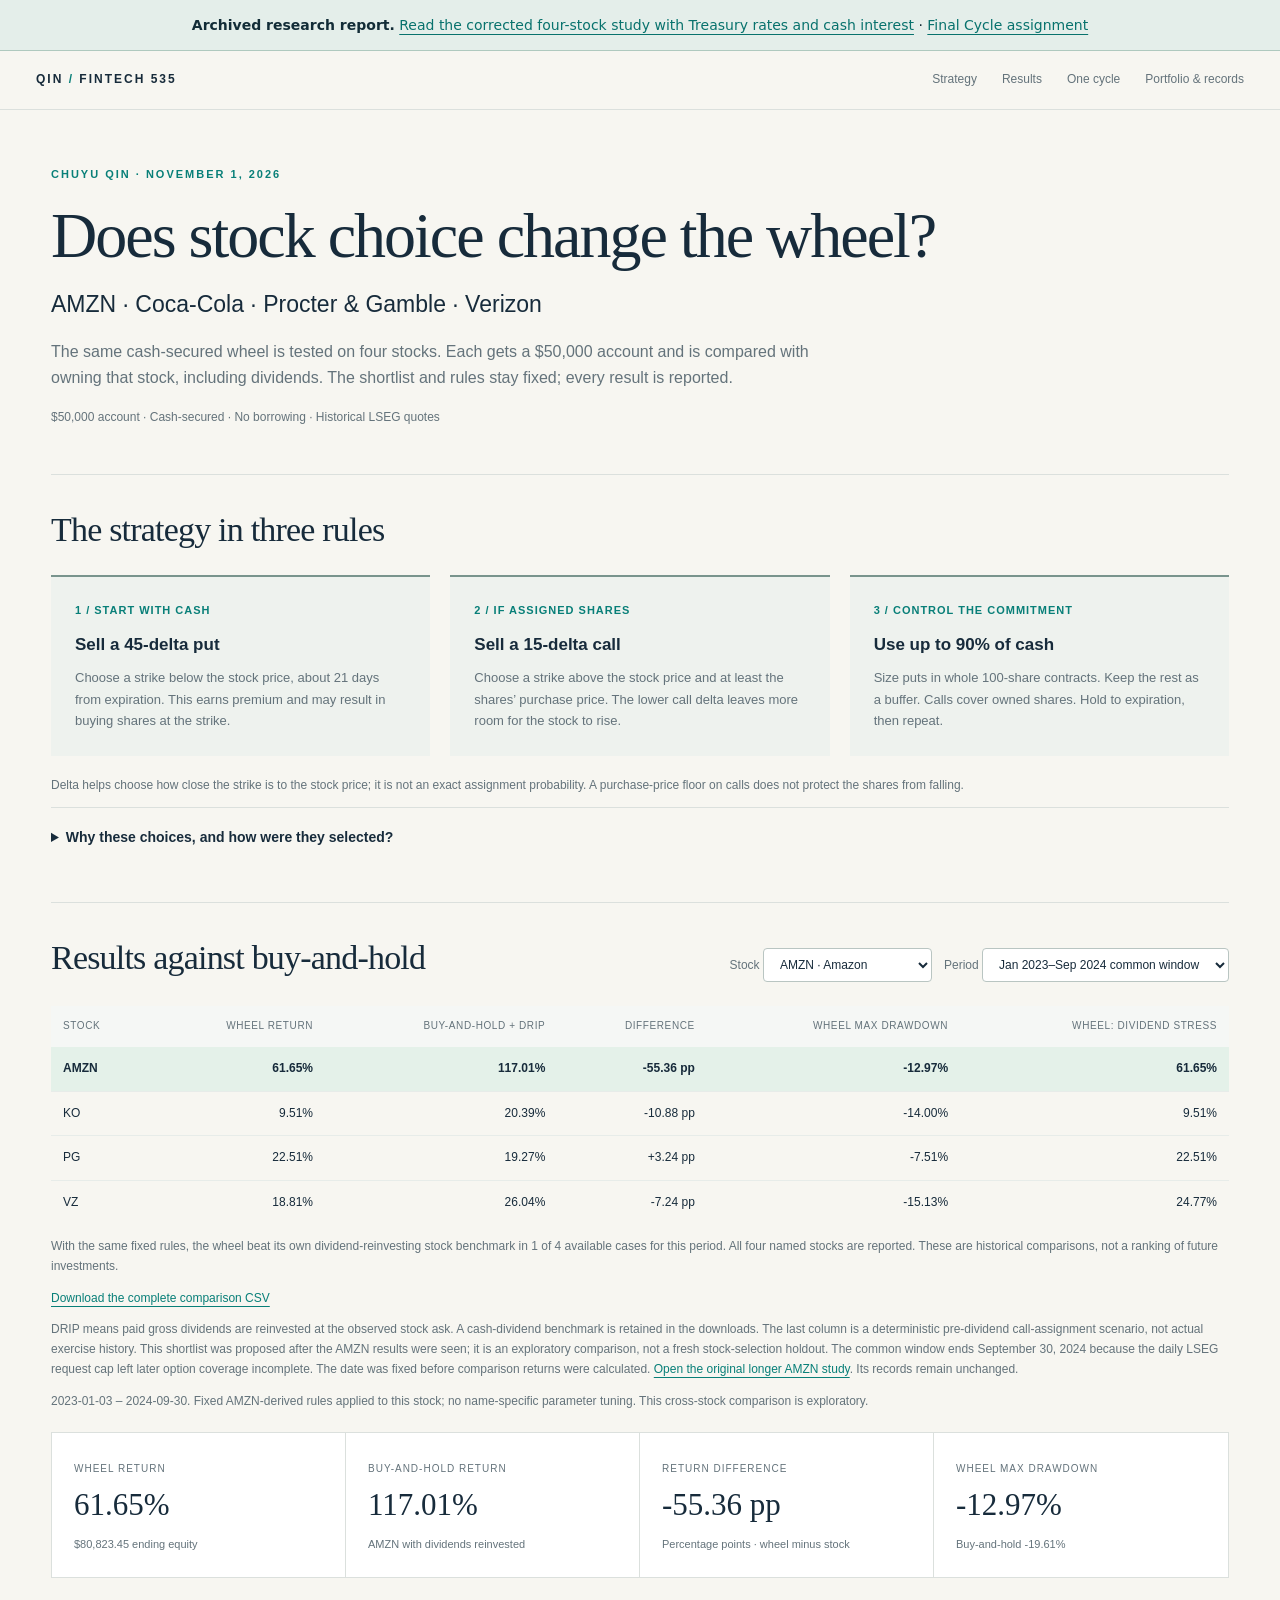
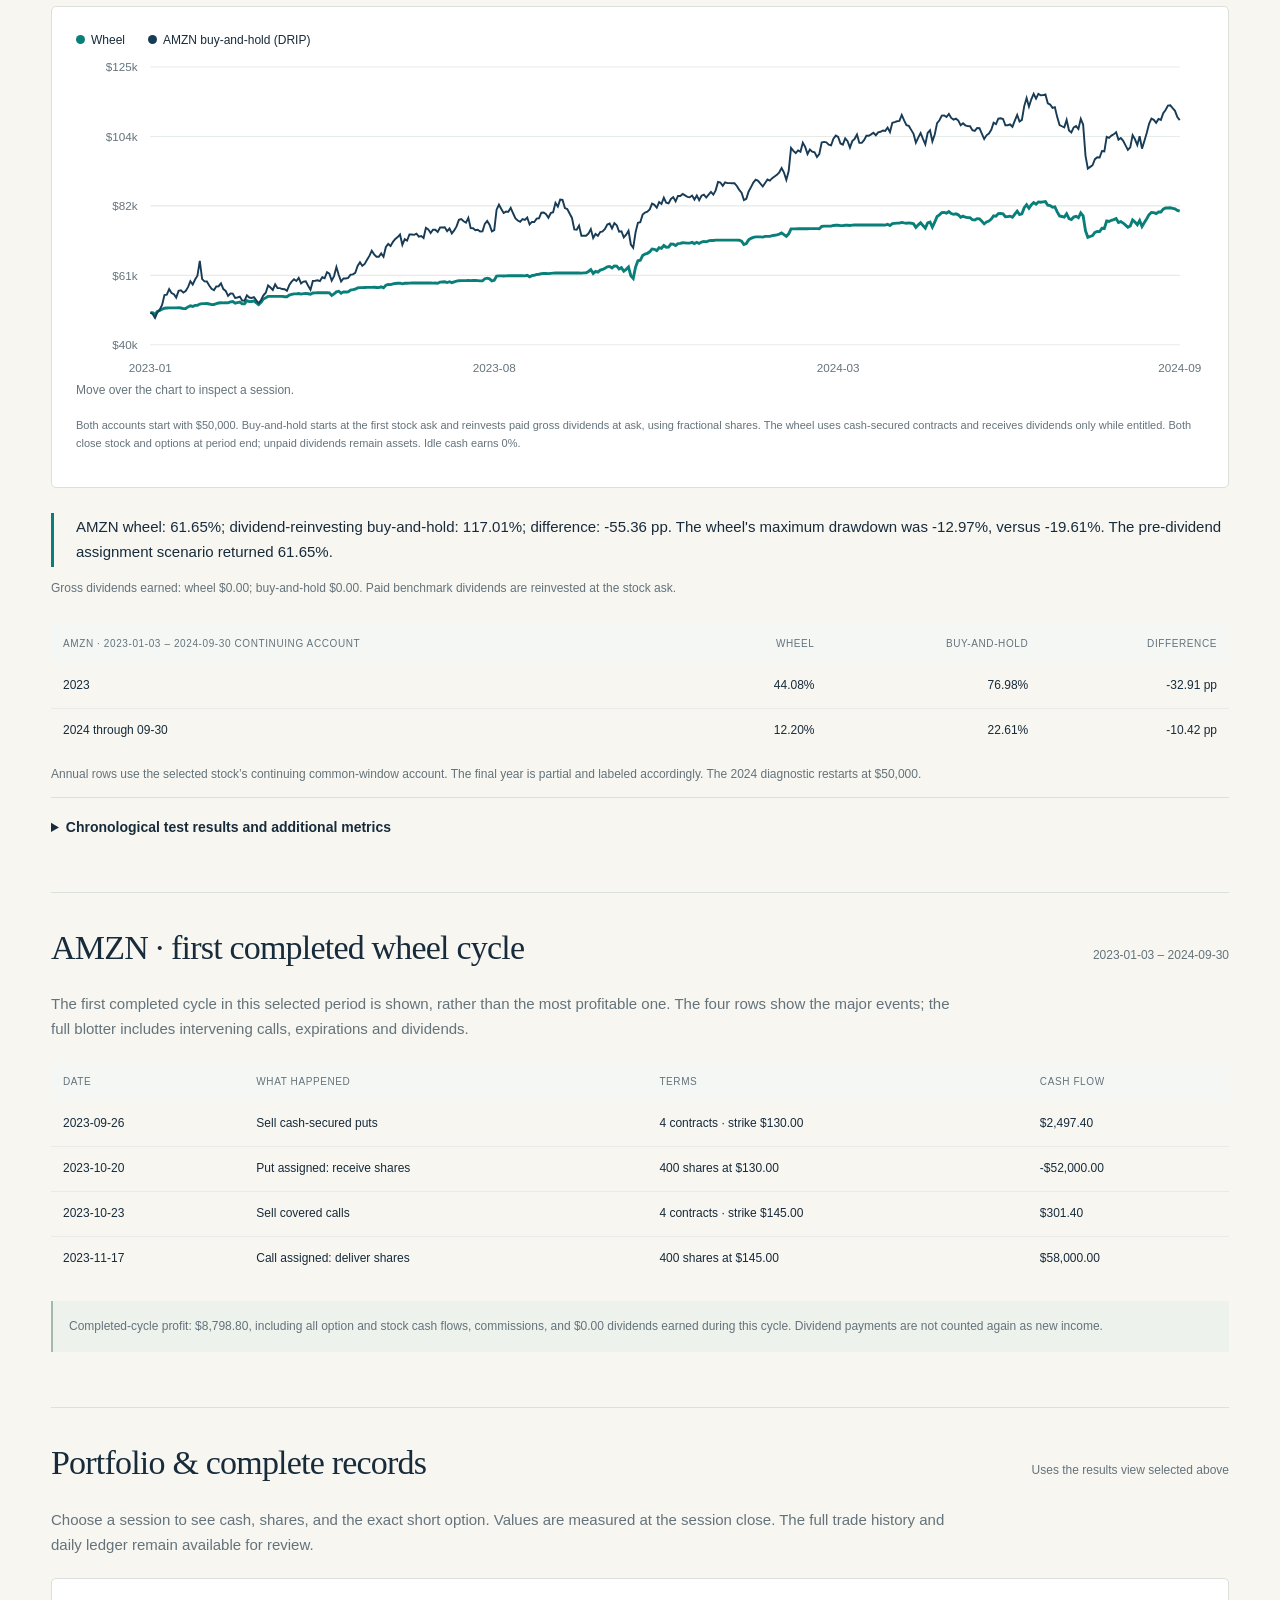
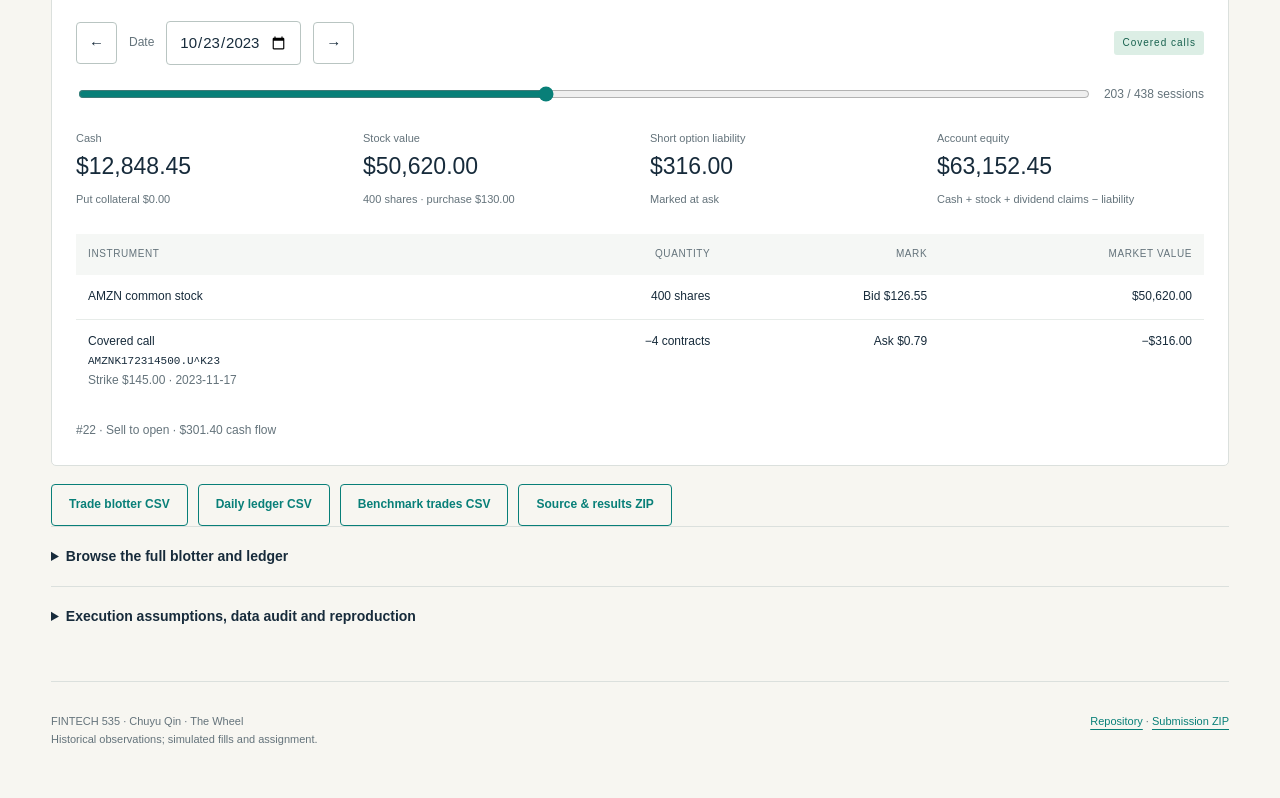
<file: docs/comparison.html>
<!doctype html><html lang="en"><head><meta charset="utf-8"><meta name="viewport" content="width=device-width,initial-scale=1"><meta name="description" content="A fixed-rule wheel comparison across AMZN, KO, PG and VZ, with dividends, assignment checks and complete accounting records."><title>Wheel Strategy Comparison | FINTECH 535</title><link rel="stylesheet" href="assets/style.css"></head><body><aside style="padding:14px 24px;background:#e4eeea;border-bottom:1px solid #afc9bf;color:#122c37;font:14px/1.6 system-ui;text-align:center"><strong>Archived research report.</strong> <a href="research-revision.html" style="color:#08726d">Read the corrected four-stock study with Treasury rates and cash interest</a> · <a href="final-cycle.html" style="color:#08726d">Final Cycle assignment</a></aside><a class="skip" href="#main">Skip to report</a><header class="top"><div class="bar"><a class="brand" href="#">QIN <span>/</span> FINTECH 535</a><nav aria-label="Report navigation"><a href="#rules">Strategy</a><a href="#results">Results</a><a href="#example">One cycle</a><a href="#portfolio">Portfolio & records</a></nav></div></header><main id="main">
<div class="simple-hero"><p class="eyebrow">Chuyu Qin · November 1, 2026</p><h1>Does stock choice change the wheel?</h1><p class="lead">AMZN · Coca-Cola · Procter &amp; Gamble · Verizon</p><p class="hero-explanation">The same cash-secured wheel is tested on four stocks. Each gets a $50,000 account and is compared with owning that stock, including dividends. The shortlist and rules stay fixed; every result is reported.</p><p class="meta">$50,000 account · Cash-secured · No borrowing · Historical LSEG quotes</p></div>
<section class="section" id="rules"><div class="heading"><h2>The strategy in three rules</h2></div><div class="steps"><div class="step"><b>1 / START WITH CASH</b><h3>Sell a 45-delta put</h3><p>Choose a strike below the stock price, about 21 days from expiration. This earns premium and may result in buying shares at the strike.</p></div><div class="step"><b>2 / IF ASSIGNED SHARES</b><h3>Sell a 15-delta call</h3><p>Choose a strike above the stock price and at least the shares’ purchase price. The lower call delta leaves more room for the stock to rise.</p></div><div class="step"><b>3 / CONTROL THE COMMITMENT</b><h3>Use up to 90% of cash</h3><p>Size puts in whole 100-share contracts. Keep the rest as a buffer. Calls cover owned shares. Hold to expiration, then repeat.</p></div></div><p class="fine">Delta helps choose how close the strike is to the stock price; it is not an exact assignment probability. A purchase-price floor on calls does not protect the shares from falling.</p><details><summary>Why these choices, and how were they selected?</summary><p>The shortlist consists of AMZN and three mature-business candidates named before this comparison. It is not a random sample of stocks.  A 90% allocation budget puts more of the account to work than the first one-contract design while retaining a cash buffer. Whole contracts can leave more than 10% unused. The call strike floor avoids agreeing to sell shares below their gross purchase price, at the cost of sometimes collecting no call premium.</p><p>The original AMZN study compared eight settings combining put delta 0.30 or 0.45, call delta 0.15 or 0.30, and approximately three- or five-week maturities. The setting with the highest net 2023 AMZN return was selected. It was then applied unchanged to 2024, the already examined 2025 sample, and a separate 2026 sample downloaded after the rules were frozen.</p><div class="table-wrap"><table><thead><tr><th>Put / call delta · target days</th><th>2023 selection</th><th>2024 validation</th><th>2025 diagnostic</th></tr></thead><tbody><tr class="parameter-selected"><td>45 / 15 delta · 21 days · selected</td><td>44.08%</td><td>23.72%</td><td>4.40%</td></tr><tr><td>45 / 30 delta · 21 days</td><td>37.60%</td><td>20.64%</td><td>6.63%</td></tr><tr><td>45 / 15 delta · 35 days</td><td>36.26%</td><td>22.18%</td><td>17.06%</td></tr><tr><td>45 / 30 delta · 35 days</td><td>32.85%</td><td>16.41%</td><td>18.34%</td></tr><tr><td>30 / 15 delta · 35 days</td><td>27.74%</td><td>24.37%</td><td>20.56%</td></tr><tr><td>30 / 15 delta · 21 days</td><td>23.17%</td><td>15.91%</td><td>12.40%</td></tr><tr><td>30 / 30 delta · 21 days</td><td>23.17%</td><td>17.48%</td><td>14.60%</td></tr><tr><td>30 / 30 delta · 35 days</td><td>22.61%</td><td>13.63%</td><td>22.94%</td></tr></tbody></table></div><p class="fine">Highlighted row: selected using AMZN in 2023 only. That same setting is applied to KO, PG and VZ without re-optimization. Every tried setting is shown. Earlier results had already been inspected, so this redesign is exploratory; 2025 is not presented as untouched data. No alternative setting was selected using 2026 results. <a href="results/research_plan.json">Study plan</a> · <a href="results/frozen_strategy.json">Frozen rules</a> · <a href="results/parameter_study.json">All parameter results</a></p></details></section>
<section class="section" id="results"><div class="heading"><h2>Results against buy-and-hold</h2><div class="controls"><label>Stock <select id="stock-select"><option value="AMZN">AMZN · Amazon</option><option value="KO">KO · Coca-Cola</option><option value="PG">PG · Procter &amp; Gamble</option><option value="VZ">VZ · Verizon</option></select></label><label>Period <select id="period-select"><option value="historical">Jan 2023–Sep 2024 common window</option><option value="test">2024 Jan–Sep diagnostic</option></select></label></div></div><div class="table-wrap"><table class="comparison"><thead><tr><th>Stock</th><th>Wheel return</th><th>Buy-and-hold + DRIP</th><th>Difference</th><th>Wheel max drawdown</th><th>Wheel: dividend stress</th></tr></thead><tbody id="stock-comparison-body"></tbody></table></div><p class="fine" id="comparison-conclusion"></p><p class="fine"><a href="results/comparison/comparison.csv">Download the complete comparison CSV</a></p><p class="fine">DRIP means paid gross dividends are reinvested at the observed stock ask. A cash-dividend benchmark is retained in the downloads. The last column is a deterministic pre-dividend call-assignment scenario, not actual exercise history. This shortlist was proposed after the AMZN results were seen; it is an exploratory comparison, not a fresh stock-selection holdout. The common window ends September 30, 2024 because the daily LSEG request cap left later option coverage incomplete. The date was fixed before comparison returns were calculated. <a href="amzn-study.html">Open the original longer AMZN study</a>. Its records remain unchanged.</p><p class="period-note" id="period-note">Retrospective 2023–2025 study. Parameters were selected using 2023; the full-period result is not wholly out of sample.</p><div class="metrics"><div class="metric"><small>Wheel return</small><strong id="metric-wheel">94.48%</strong><span id="metric-wheel-equity">$97,242.15 ending equity</span></div><div class="metric"><small>Buy-and-hold return</small><strong id="metric-bh">168.86%</strong><span id="metric-bh-label">AMZN with dividends reinvested</span></div><div class="metric"><small>Return difference</small><strong id="metric-excess">-74.38 pp</strong><span>Percentage points · wheel minus stock</span></div><div class="metric"><small>Wheel max drawdown</small><strong id="metric-dd">-19.05%</strong><span id="metric-bh-dd">Buy-and-hold -30.90%</span></div></div><div class="panel"><div class="legend"><span><i class="dot" style="background:#087f78"></i>Wheel</span><span><i class="dot" style="background:#183b56"></i><span id="chart-stock-name">AMZN buy-and-hold (DRIP)</span></span></div><div class="chart" id="equity-chart" aria-label="Daily equity: wheel versus the selected stock with dividends reinvested"></div><div class="chart-readout" id="equity-readout">Move over the chart to inspect a session.</div><p class="chart-caption">Both accounts start with $50,000. Buy-and-hold starts at the first stock ask and reinvests paid gross dividends at ask, using fractional shares. The wheel uses cash-secured contracts and receives dividends only while entitled. Both close stock and options at period end; unpaid dividends remain assets. Idle cash earns 0%.</p></div><p class="assessment" id="result-finding">The wheel returned 94.48%, versus 168.86% for buy-and-hold: -74.38 pp. It was profitable and had a higher zero-rate Sharpe (1.40 versus 1.20), while missing part of the strong 2023–2024 rally. In the continuing account, its 2025 return was 7.39% versus 5.23%.</p><p class="fine" id="dividend-summary"></p><div class="table-wrap annual"><table><thead><tr><th id="annual-stock">AMZN · 2023–2025 continuing account</th><th>Wheel</th><th>Buy-and-hold</th><th>Difference</th></tr></thead><tbody id="annual-body"><tr><td>2023</td><td>44.08%</td><td>76.98%</td><td>-32.91 pp</td></tr><tr><td>2024</td><td>25.70%</td><td>44.36%</td><td>-18.66 pp</td></tr><tr><td>2025</td><td>7.39%</td><td>5.23%</td><td>+2.15 pp</td></tr></tbody></table></div><p class="fine">Annual rows use the selected stock’s continuing common-window account. The final year is partial and labeled accordingly. The 2024 diagnostic restarts at $50,000.</p><details><summary>Chronological test results and additional metrics</summary><div class="table-wrap"><table><thead><tr><th>Original AMZN study / role</th><th>Wheel</th><th>Buy-and-hold</th><th>Difference</th></tr></thead><tbody><tr><td>2023 · parameter selection</td><td>44.08%</td><td>76.98%</td><td>-32.91 pp</td></tr><tr><td>2024 · chronological validation</td><td>23.72%</td><td>46.28%</td><td>-22.55 pp</td></tr><tr><td>2025 · previously seen diagnostic</td><td>4.40%</td><td>4.81%</td><td>-0.41 pp</td></tr><tr><td>2026 YTD · held-out historical test</td><td>3.50%</td><td>6.12%</td><td>-2.62 pp</td></tr></tbody></table></div><div class="table-wrap annual"><table><thead><tr><th>Selected view</th><th>Final equity</th><th>CAGR</th><th>Annual volatility</th><th>Sharpe (rƒ = 0)</th><th>Max drawdown</th></tr></thead><tbody id="comparison-body"><tr><td>Wheel</td><td>$97,242.15</td><td>24.87%</td><td>16.94%</td><td>1.40</td><td>-19.05%</td></tr><tr><td>Fully invested AMZN</td><td>$134,432.15</td><td>39.13%</td><td>31.82%</td><td>1.20</td><td>-30.90%</td></tr></tbody></table></div><p class="fine" id="activity-summary"></p><p class="fine">Sharpe uses daily account returns, 252 sessions per year, and a zero risk-free rate. It is not adjusted for historical Treasury yields. The 2026 sample is a held-out historical test, not a live prospective experiment. Single-stock selection, daily quote timing, the fixed strike grid, and exercise assumptions remain limitations.</p><h3>Original AMZN 2026 execution checks</h3><div class="table-wrap"><table><thead><tr><th>Test assumption</th><th>Wheel return</th><th>Max drawdown</th></tr></thead><tbody><tr><td>Baseline</td><td>3.50%</td><td>-6.33%</td></tr><tr><td><a href="results/stress/wider_fills/blotter.csv">Wider fills</a></td><td>3.34%</td><td>-6.35%</td></tr><tr><td><a href="results/stress/early_assignment/blotter.csv">Early assignment</a></td><td>3.50%</td><td>-6.33%</td></tr></tbody></table></div><p class="fine">“Wider fills” sells half a spread below bid and buys half a spread above ask. “Early assignment” assigns the next session after an in-the-money option’s bid-side time value falls to $0.05 or less. These are stresses, not an estimated assignment model.</p></details></section>
<section class="section" id="example"><div class="heading"><h2 id="cycle-title">One completed wheel cycle</h2><span class="fine" id="cycle-period"></span></div><p class="intro" id="cycle-intro"></p><div class="table-wrap"><table class="left"><thead><tr><th>Date</th><th>What happened</th><th>Terms</th><th>Cash flow</th></tr></thead><tbody id="cycle-body"></tbody></table></div><p class="note" id="cycle-result"></p></section>
<section class="section" id="portfolio"><div class="heading"><h2>Portfolio & complete records</h2><span class="fine">Uses the results view selected above</span></div><p class="intro">Choose a session to see cash, shares, and the exact short option. Values are measured at the session close. The full trade history and daily ledger remain available for review.</p><div class="panel"><div class="toolbar"><div class="controls"><button id="portfolio-prev" aria-label="Previous session">←</button><label for="portfolio-date">Date</label><input type="date" id="portfolio-date"><button id="portfolio-next" aria-label="Next session">→</button></div><span class="state-badge" id="portfolio-state"></span></div><div class="controls"><input type="range" id="portfolio-range" min="0" value="0" aria-label="Portfolio session"><span class="fine" id="portfolio-index"></span></div><div class="portfolio-grid"><div class="holding"><small>Cash</small><strong id="p-cash"></strong><em>Put collateral <span id="p-reserved"></span></em></div><div class="holding"><small>Stock value</small><strong id="p-stock"></strong><em id="p-shares"></em></div><div class="holding"><small>Short option liability</small><strong id="p-liability"></strong><em>Marked at ask</em></div><div class="holding"><small>Account equity</small><strong id="p-equity"></strong><em>Cash + stock + dividend claims − liability</em></div></div><div class="table-wrap"><table><thead><tr><th>Instrument</th><th>Quantity</th><th>Mark</th><th>Market value</th></tr></thead><tbody id="holdings-body"></tbody></table></div><div class="fine" id="portfolio-events" style="margin-top:18px"></div></div><div class="downloads"><a class="button" id="blotter-download" href="results/selected/historical/blotter.csv">Trade blotter CSV</a><a class="button" id="ledger-download" href="results/selected/historical/daily.csv">Daily ledger CSV</a><a class="button" id="benchmark-download" href="results/selected/historical/benchmark_blotter.csv">Benchmark trades CSV</a><a class="button" href="downloads/wheel-submission.zip">Source & results ZIP</a></div><details><summary>Browse the full blotter and ledger</summary><div class="toolbar"><label>Trade search <input type="search" id="trade-search" placeholder="Date, contract or action"></label><label>Event <select id="trade-action"><option value="">All events</option><option value="SELL_TO_OPEN">Opening sales</option><option value="BUY_TO_CLOSE">Closing purchases</option><option value="ASSIGN_PUT">Put assignments</option><option value="ASSIGN_CALL">Call assignments</option><option value="EXPIRE">Expirations</option><option value="DIVIDEND_ENTITLEMENT">Dividend entitlements</option><option value="DIVIDEND_PAID">Dividend payments</option><option value="RECEIVE_SHARES">Share purchases</option><option value="DELIVER_SHARES">Share deliveries</option></select></label></div><div class="table-wrap"><table><thead><tr><th>Date / signal</th><th>Action / contract</th><th>Qty</th><th>Price</th><th>Fee</th><th>Cash flow</th><th>Cash after</th></tr></thead><tbody id="trade-body"></tbody></table></div><div class="pagination"><button id="trade-prev">← Previous</button><span id="trade-page"></span><button id="trade-next">Next →</button></div><h3 style="margin-top:30px">Daily account ledger</h3><label>Ledger date <input type="search" id="ledger-search" placeholder="e.g. 2026-04"></label><div class="table-wrap"><table><thead><tr><th>Date</th><th>Cash</th><th>Shares</th><th>Short contract / lots</th><th>Stock value</th><th>Liability</th><th>Collateral</th><th>Dividend claim</th><th>Equity</th></tr></thead><tbody id="ledger-body"></tbody></table></div><div class="pagination"><button id="ledger-prev">← Previous</button><span id="ledger-page"></span><button id="ledger-next">Next →</button></div></details><details><summary>Execution assumptions, data audit and reproduction</summary><ol class="rules"><li><strong>Prior-session decisions.</strong> Rank eligible monthly options for the selected stock by distance to target delta, then maturity, strike and RIC. Three-week settings allow 14–28 calendar DTE; five-week settings allow 28–45. Delta must be within 0.10 of its target. Puts are below the stock close; calls are above it and at least the assigned purchase price.</li><li><strong>Observed fills.</strong> Require signal-day volume ≥ 100, open interest ≥ 500, a positive two-sided quote, and spread ≤ $1 and ≤ 25% of midpoint. Fill the selected option at the next session’s bid only if its quote passes the same price filters; otherwise skip. No execution-day contract substitution. Buybacks use ask, stock sales use bid, and option commission is $0.65 per contract per side. Stock and assignment fees are $0.</li><li><strong>Cash and assignment.</strong> Put lots = floor(90% × available cash ÷ (100 × strike)), before receiving premium. Calls cover the owned shares. At expiration, options at least $0.01 in the money are assumed assigned. The option is removed and 100 shares per contract transfer at the strike. All lots in a batch use the same assignment convention. There are no discretionary rolls; the final date closes remaining positions.</li><li><strong>Accounting limits.</strong> The ledger books economic obligations on event dates; it does not reproduce legal settlement balances. Stock marks use bid; option liabilities use ask. Missing asks can be carried for at most two sessions for valuation, never execution. A longer gap or missing terminal price fails the run. Taxes, regulatory fees, intraday quote synchronization and actual exercise notices are omitted.</li></ol><p>For the original AMZN continuing 2023–2025 account, the median opening spread was $0.05 per share and the 90th percentile was $0.13. Selling at bid rather than midpoint reduced receipts by $450.50 across 126 contracts. Observed activity and spreads justify charging a measurable execution cost; daily quotes do not guarantee fill freshness or depth.</p><p>LSEG supplies 149,106 normalized option-day observations for the earlier sample and 43,426 for the 2026 sample. All 102 response checksums passed. Independent replays reconciled 856 events and 8,147 daily portfolios across all selected, parameter, and stress runs. 21 engine tests passed. The selected full-period and 2026 runs use 0 and 0 carried-mark sessions respectively.</p><p class="fine">The comparison uses fixed monthly strike grids: AMZN $40–$300 by $5; KO $20–$120 by $2.50; PG $60–$250 by $5; VZ $10–$80 by $2.50. Different stock price levels need different standard strike spacing. Missing series are not assumed listed. All four selected stocks survive in this sample; survivorship and shortlist-selection bias remain. Historical returns do not establish future profitability.</p><div class="downloads"><a href="results/verification.json">Verification</a><a href="results/data_audit.json">2023–2025 data audit</a><a href="results/test_data_audit.json">2026 data audit</a><a href="results/frozen_strategy.json">Frozen configuration</a><a href="results/run_manifest.json">Run manifest</a><a id="skips-download" href="results/selected/historical/skips.csv">Skipped decisions</a></div><pre>python3.12 -m venv .venv
.venv/bin/python -m pip install -r requirements.txt
.venv/bin/python src/fetch_lseg.py
.venv/bin/python src/prepare_data.py
.venv/bin/python src/research.py select
.venv/bin/python src/fetch_test_sample.py
.venv/bin/python src/research.py test
.venv/bin/python src/verify_results.py
.venv/bin/python src/build_site.py</pre><p class="fine">Use the original private cache to reproduce the recorded run. A new selection run creates a new freeze and cannot retroactively make already inspected data unseen. Raw LSEG data and credentials are excluded from the source package. Serve <code>docs/</code> with GitHub Pages.</p><h3>Dividend accounting and comparison audit</h3><p>Ownership before ex-date trading earns a gross dividend receivable. Cash is credited on the payment date, or the next observed session. The benchmark reinvests paid cash at the stock ask; dividends are not counted twice or received merely because shares were purchased on the ex-date. Unpaid claims remain in final equity after the stock is sold.</p><p>The separate pre-dividend scenario assigns an in-the-money covered call at the close before ex-date if its bid-side time value is no greater than the announced dividend. The announcement must already be known. The writer then loses the upcoming dividend. This illustrates exercise sensitivity; actual holder instructions are unavailable. The scenario can improve or worsen returns because it changes the timing of share delivery and subsequent put sales; it is not a worst-case bound.</p><p>21 tests passed. Independent comparison replays reconciled 724 events and 10,016 daily account values. The AMZN results match the original frozen run. The original engine and rule freeze are preserved. Its results are reproduced on the matched comparison dates; the previously published longer AMZN study is unchanged.</p><div class="downloads"><a href="results/comparison/summary.json">All comparison results</a><a href="results/comparison/verification.json">Comparison verification</a><a href="results/comparison/plan.json">Comparison plan</a><a href="results/comparison/run_manifest.json">Comparison manifest</a><a href="results/comparison/KO_data_audit.json">KO data audit</a><a href="results/comparison/PG_data_audit.json">PG data audit</a><a href="results/comparison/VZ_data_audit.json">VZ data audit</a><a id="cash-benchmark-download" href="results/comparison/AMZN/historical/benchmark_cash_daily.csv">Cash-dividend benchmark CSV</a><a id="stress-download" href="results/comparison/AMZN/historical/dividend_stress/blotter.csv">Dividend-stress blotter</a></div><pre>.venv/bin/python src/fetch_comparison.py
.venv/bin/python src/compare_stocks.py
.venv/bin/python src/verify_comparison.py
.venv/bin/python src/build_site.py</pre><h3>References</h3><ul class="source-list"><li><a href="https://www.schwab.com/learn/story/three-things-to-know-about-wheel-strategy">Schwab: Three Things to Know About the Wheel Strategy</a> — Prof. Vestal’s reference for the cycle, premium tradeoffs, downside and missed upside.</li><li><a href="https://www.optionseducation.org/referencelibrary/faq/options-assignment">OIC: Assignment</a> · <a href="https://www.theocc.com/clearance-and-settlement/clearing/equity-options-product-specifications">OCC: Equity options</a> — exercise conventions and standard 100-share physical delivery.</li><li><a href="https://ir.aboutamazon.com/faqs/default.aspx">Amazon Investor Relations: FAQs</a> — dividend and split history.</li><li><a href="https://developers.lseg.com/en/article-catalog/article/workspace-corporate-actions-content-set-guide">LSEG: Corporate action fields</a> — dividend announcement, ex-date, payment date and gross amount.</li><li><a href="https://developers.lseg.com/en/article-catalog/article/functions-to-find-option-rics-traded-on-different-exchanges">LSEG: Option RIC construction</a>. Prices, delta and activity fields come from LSEG Workspace historical responses, recorded in the audits.</li></ul></details></section></main><footer class="footer"><div>FINTECH 535 · Chuyu Qin · The Wheel<br>Historical observations; simulated fills and assignment.</div><div><a href="https://github.com/chuyuqin/Wheel-Strategy-FinTech535">Repository</a> · <a href="downloads/wheel-submission.zip">Submission ZIP</a></div></footer><script src="assets/comparison-data.js"></script><script src="assets/comparison-app.js"></script></body></html>
</file>
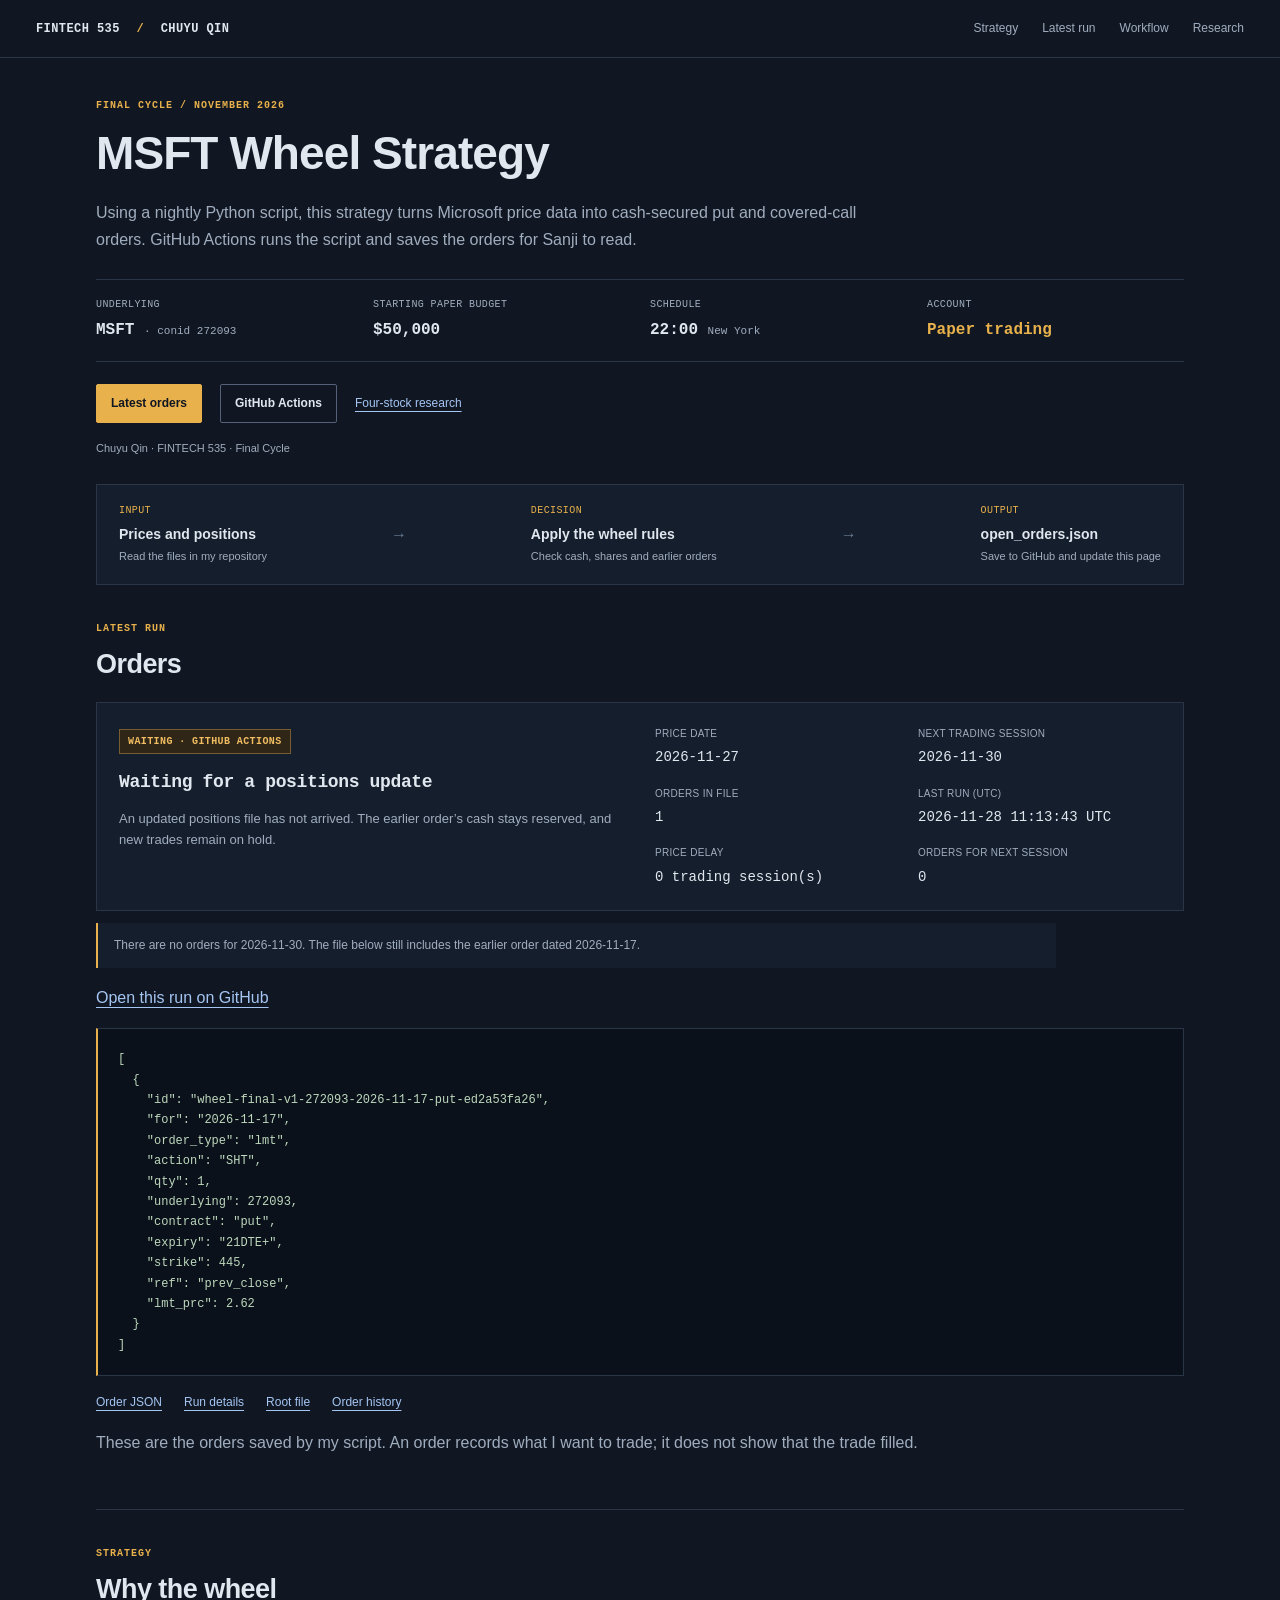
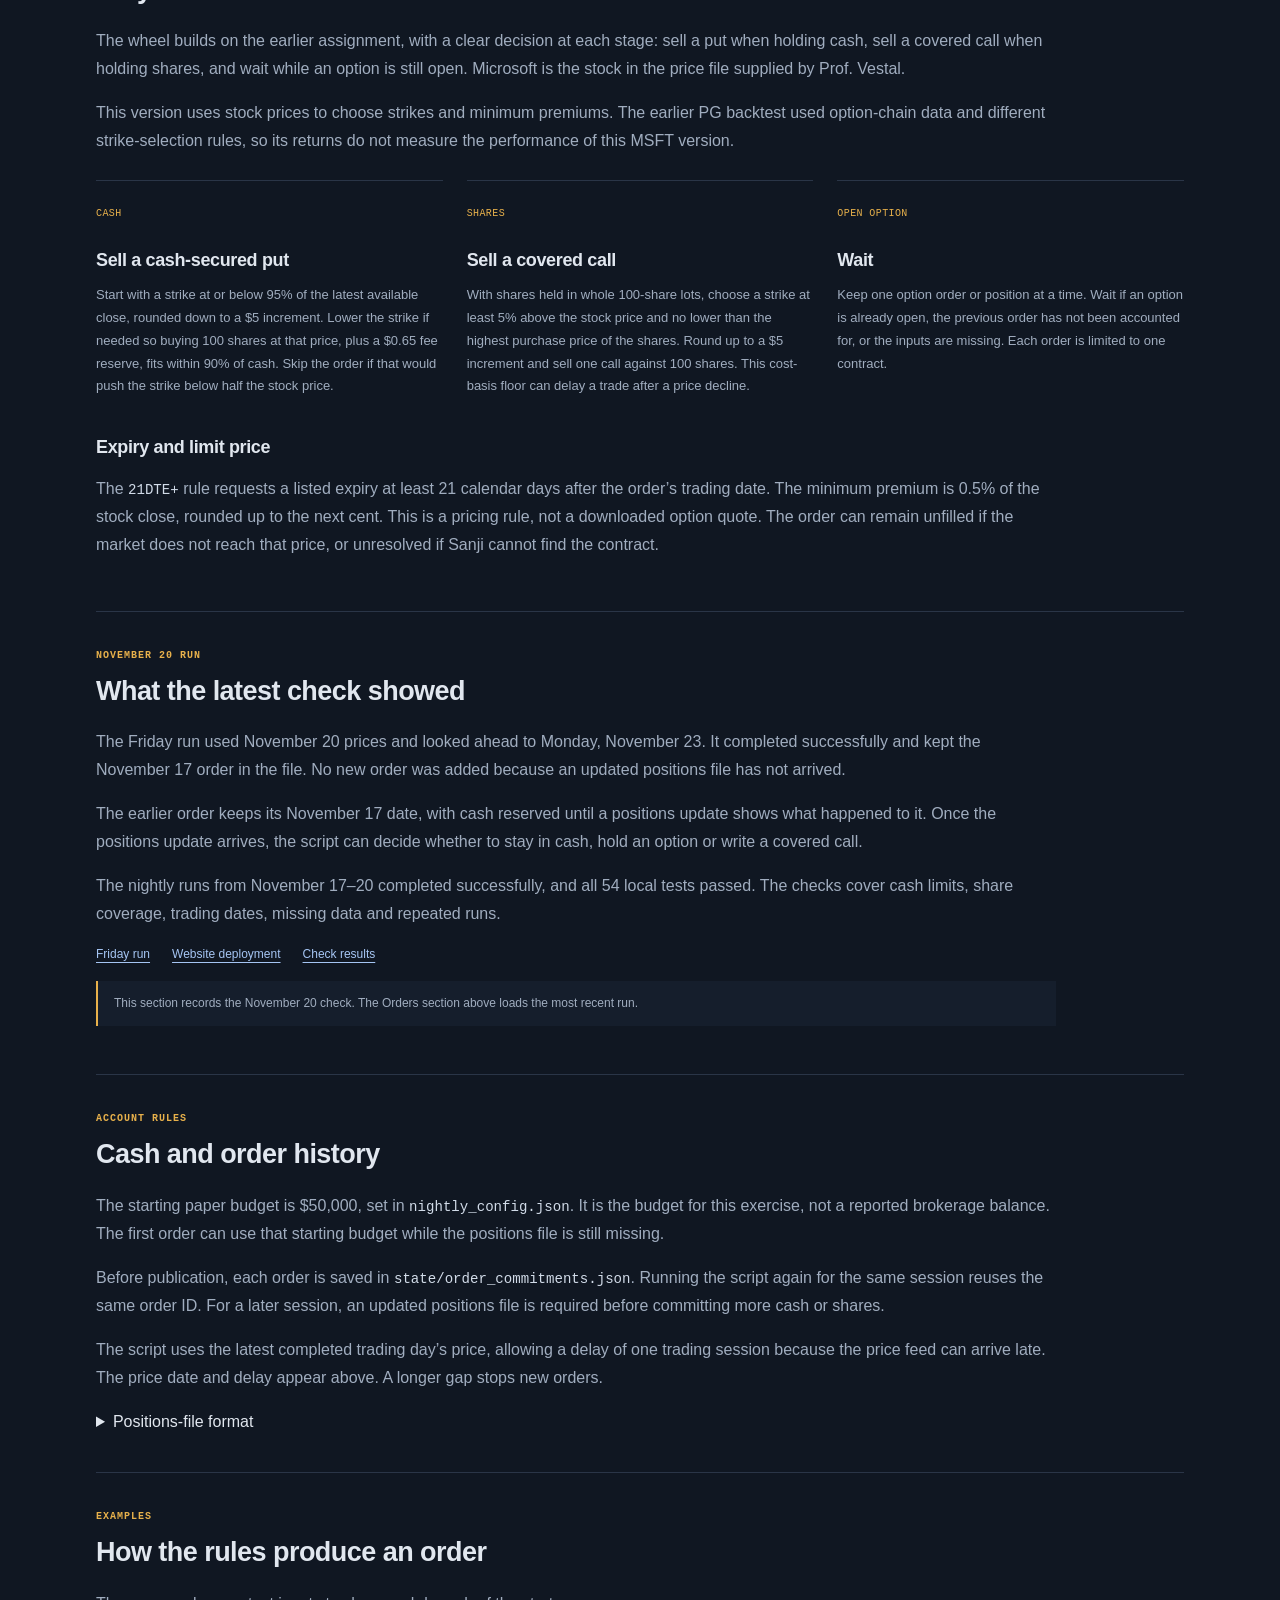
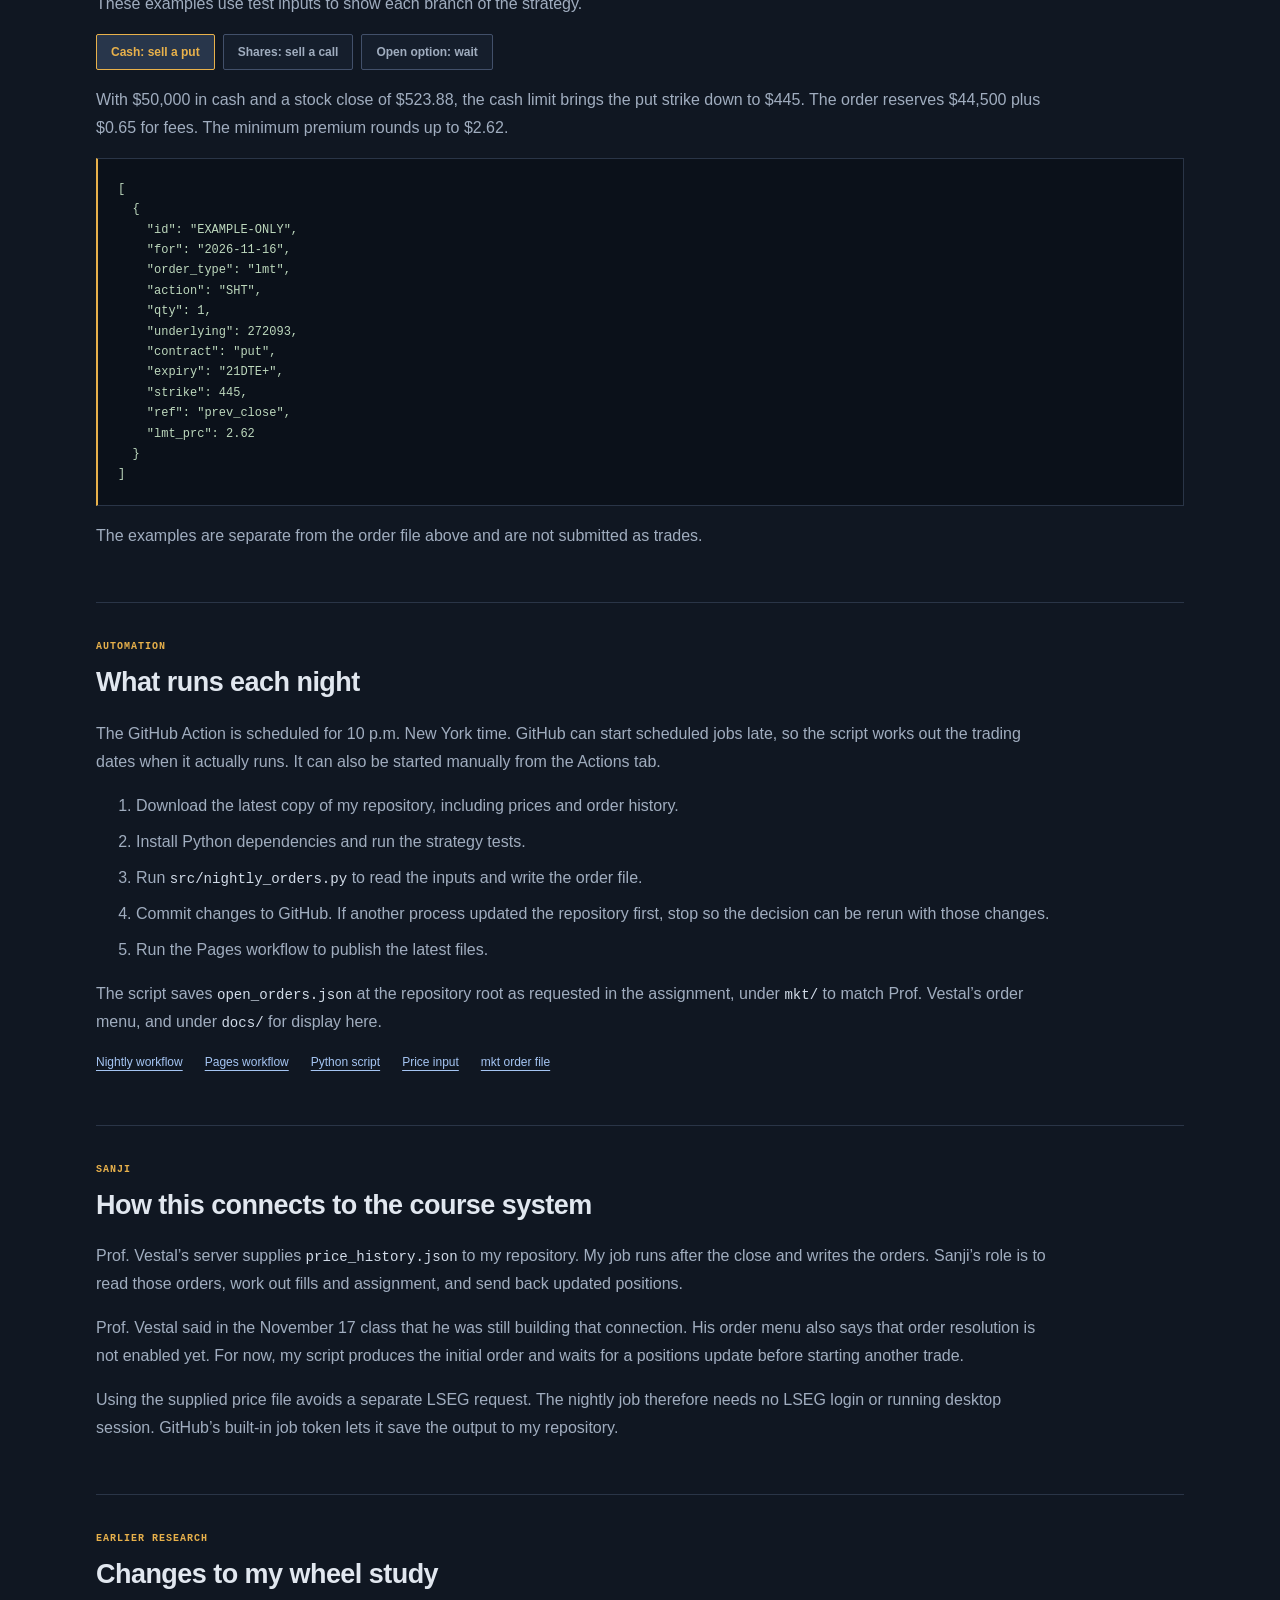
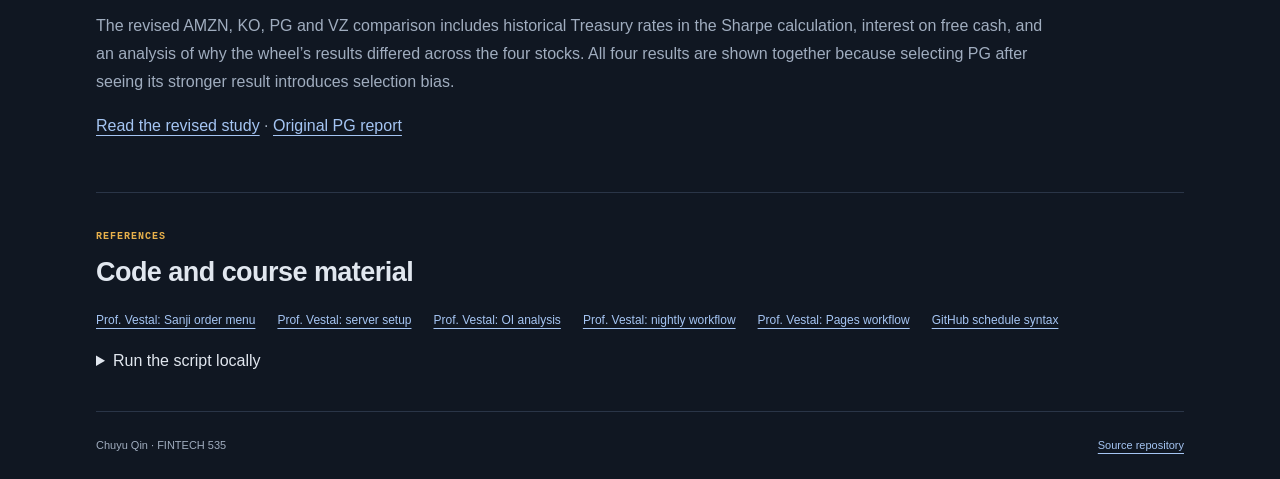
<file: docs/final-cycle.html>
<!doctype html>
<html lang="en">
<head>
<meta charset="utf-8">
<meta name="viewport" content="width=device-width,initial-scale=1">
<meta name="description" content="Chuyu Qin's FINTECH 535 project: a nightly Microsoft wheel order planner using GitHub Actions and Sanji.">
<title>MSFT Wheel Strategy | FINTECH 535</title>
<link rel="stylesheet" href="assets/final-cycle.css">
</head>
<body>
<a class="skip" href="#main">Skip to content</a>
<header><a class="brand" href="final-cycle.html">FINTECH 535 <span>/</span> CHUYU QIN</a><nav aria-label="Main"><a href="#strategy">Strategy</a><a href="#run">Latest run</a><a href="#automation">Workflow</a><a href="research-revision.html">Research</a></nav></header>
<main id="main">
<section class="hero">
<p class="eyebrow">FINAL CYCLE / NOVEMBER 2026</p>
<h1>MSFT Wheel Strategy</h1>
<p class="lead">Using a nightly Python script, this strategy turns Microsoft price data into cash-secured put and covered-call orders. GitHub Actions runs the script and saves the orders for Sanji to read.</p>
<div class="desk-meta"><div><small>UNDERLYING</small><strong>MSFT <span>· conid 272093</span></strong></div><div><small>STARTING PAPER BUDGET</small><strong>$50,000</strong></div><div><small>SCHEDULE</small><strong>22:00 <span>New York</span></strong></div><div><small>ACCOUNT</small><strong class="paper-label">Paper trading</strong></div></div>
<div class="actions"><a class="button" href="#run">Latest orders</a><a class="button light" href="https://github.com/chuyuqin/Wheel-Strategy-FinTech535/actions/workflows/nightly-orders.yml">GitHub Actions</a><a class="text-link" href="research-revision.html">Four-stock research</a></div>
<p class="byline">Chuyu Qin · FINTECH 535 · Final Cycle</p>
</section>
<section class="pipeline" aria-label="Nightly workflow"><div><small>INPUT</small><strong>Prices and positions</strong><span>Read the files in my repository</span></div><b aria-hidden="true">→</b><div><small>DECISION</small><strong>Apply the wheel rules</strong><span>Check cash, shares and earlier orders</span></div><b aria-hidden="true">→</b><div><small>OUTPUT</small><strong>open_orders.json</strong><span>Save to GitHub and update this page</span></div></section>

<section id="run">
<div class="section-head"><p class="eyebrow">LATEST RUN</p><h2>Orders</h2></div>
<div class="status-panel"><div><span class="badge" id="run-badge">Loading status</span><h3 id="run-reason">Latest decision</h3><p id="run-explanation">The order file and run details are linked below.</p></div><dl><div><dt>Price date</dt><dd id="signal-date">See run details</dd></div><div><dt>Next trading session</dt><dd id="target-date">See run details</dd></div><div><dt>Orders in file</dt><dd id="order-count">See run details</dd></div><div><dt>Last run (UTC)</dt><dd id="run-time">See run details</dd></div><div><dt>Price delay</dt><dd id="price-lag">See run details</dd></div><div><dt>Orders for next session</dt><dd id="active-count">See run details</dd></div></dl></div>
<p class="note" id="order-state-note">Each order has its own trading date.</p>
<p><a id="verified-run-link" href="https://github.com/chuyuqin/Wheel-Strategy-FinTech535/actions/workflows/nightly-orders.yml">Open this run on GitHub</a></p>
<pre id="actual-orders" aria-label="Current order file">Loading open_orders.json</pre>
<div class="links"><a href="final-cycle/open_orders.json">Order JSON</a><a href="final-cycle/status.json">Run details</a><a href="https://github.com/chuyuqin/Wheel-Strategy-FinTech535/blob/main/open_orders.json">Root file</a><a href="https://github.com/chuyuqin/Wheel-Strategy-FinTech535/blob/main/state/order_commitments.json">Order history</a></div>
<p>These are the orders saved by my script. An order records what I want to trade; it does not show that the trade filled.</p>
</section>

<section id="strategy">
<div class="section-head"><p class="eyebrow">STRATEGY</p><h2>Why the wheel</h2></div>
<p>The wheel builds on the earlier assignment, with a clear decision at each stage: sell a put when holding cash, sell a covered call when holding shares, and wait while an option is still open. Microsoft is the stock in the price file supplied by Prof. Vestal.</p>
<p>This version uses stock prices to choose strikes and minimum premiums. The earlier PG backtest used option-chain data and different strike-selection rules, so its returns do not measure the performance of this MSFT version.</p>
<div class="cards">
<article><small>CASH</small><h3>Sell a cash-secured put</h3><p>Start with a strike at or below 95% of the latest available close, rounded down to a $5 increment. Lower the strike if needed so buying 100 shares at that price, plus a $0.65 fee reserve, fits within 90% of cash. Skip the order if that would push the strike below half the stock price.</p></article>
<article><small>SHARES</small><h3>Sell a covered call</h3><p>With shares held in whole 100-share lots, choose a strike at least 5% above the stock price and no lower than the highest purchase price of the shares. Round up to a $5 increment and sell one call against 100 shares. This cost-basis floor can delay a trade after a price decline.</p></article>
<article><small>OPEN OPTION</small><h3>Wait</h3><p>Keep one option order or position at a time. Wait if an option is already open, the previous order has not been accounted for, or the inputs are missing. Each order is limited to one contract.</p></article>
</div>
<h3>Expiry and limit price</h3>
<p>The <code>21DTE+</code> rule requests a listed expiry at least 21 calendar days after the order’s trading date. The minimum premium is 0.5% of the stock close, rounded up to the next cent. This is a pricing rule, not a downloaded option quote. The order can remain unfilled if the market does not reach that price, or unresolved if Sanji cannot find the contract.</p>
</section>

<section id="submission-check">
<div class="section-head"><p class="eyebrow">NOVEMBER 20 RUN</p><h2>What the latest check showed</h2></div>
<p>The Friday run used November 20 prices and looked ahead to Monday, November 23. It completed successfully and kept the November 17 order in the file. No new order was added because an updated positions file has not arrived.</p>
<p>The earlier order keeps its November 17 date, with cash reserved until a positions update shows what happened to it. Once the positions update arrives, the script can decide whether to stay in cash, hold an option or write a covered call.</p>
<p>The nightly runs from November 17–20 completed successfully, and all 54 local tests passed. The checks cover cash limits, share coverage, trading dates, missing data and repeated runs.</p>
<div class="links"><a href="https://github.com/chuyuqin/Wheel-Strategy-FinTech535/actions/runs/44862897726">Friday run</a><a href="https://github.com/chuyuqin/Wheel-Strategy-FinTech535/actions/runs/44862946132">Website deployment</a><a href="final-cycle/submission-check.json">Check results</a></div>
<p class="note">This section records the November 20 check. The Orders section above loads the most recent run.</p>
</section>

<section id="account">
<div class="section-head"><p class="eyebrow">ACCOUNT RULES</p><h2>Cash and order history</h2></div>
<p>The starting paper budget is $50,000, set in <code>nightly_config.json</code>. It is the budget for this exercise, not a reported brokerage balance. The first order can use that starting budget while the positions file is still missing.</p>
<p>Before publication, each order is saved in <code>state/order_commitments.json</code>. Running the script again for the same session reuses the same order ID. For a later session, an updated positions file is required before committing more cash or shares.</p>
<p>The script uses the latest completed trading day’s price, allowing a delay of one trading session because the price feed can arrive late. The price date and delay appear above. A longer gap stops new orders.</p>
<details><summary>Positions-file format</summary><p>The script reads the date, cash and holdings from <code>mkt/positions.json</code>, or <code>positions.json</code> at the root. It checks that the date matches the latest completed session. The expected fields are documented in <a href="https://github.com/chuyuqin/Wheel-Strategy-FinTech535/blob/main/schemas/positions-input.schema.json">the input schema</a>. The reader may need adjustment to match the file Prof. Vestal’s system sends back. An unfamiliar format stops new orders.</p></details>
</section>

<section id="example">
<div class="section-head"><p class="eyebrow">EXAMPLES</p><h2>How the rules produce an order</h2></div>
<p>These examples use test inputs to show each branch of the strategy.</p>
<div class="tabs" role="group" aria-label="Choose an example"><button type="button" class="active" data-example="put">Cash: sell a put</button><button type="button" data-example="call">Shares: sell a call</button><button type="button" data-example="wait">Open option: wait</button></div>
<p id="example-description">Loading example</p><pre id="sample-order"></pre>
<p>The examples are separate from the order file above and are not submitted as trades.</p>
</section>

<section id="automation">
<div class="section-head"><p class="eyebrow">AUTOMATION</p><h2>What runs each night</h2></div>
<p>The GitHub Action is scheduled for 10 p.m. New York time. GitHub can start scheduled jobs late, so the script works out the trading dates when it actually runs. It can also be started manually from the Actions tab.</p>
<ol><li>Download the latest copy of my repository, including prices and order history.</li><li>Install Python dependencies and run the strategy tests.</li><li>Run <code>src/nightly_orders.py</code> to read the inputs and write the order file.</li><li>Commit changes to GitHub. If another process updated the repository first, stop so the decision can be rerun with those changes.</li><li>Run the Pages workflow to publish the latest files.</li></ol>
<p>The script saves <code>open_orders.json</code> at the repository root as requested in the assignment, under <code>mkt/</code> to match Prof. Vestal’s order menu, and under <code>docs/</code> for display here.</p>
<div class="links"><a href="https://github.com/chuyuqin/Wheel-Strategy-FinTech535/blob/main/.github/workflows/nightly-orders.yml">Nightly workflow</a><a href="https://github.com/chuyuqin/Wheel-Strategy-FinTech535/blob/main/.github/workflows/deploy-pages.yml">Pages workflow</a><a href="https://github.com/chuyuqin/Wheel-Strategy-FinTech535/blob/main/src/nightly_orders.py">Python script</a><a href="https://github.com/chuyuqin/Wheel-Strategy-FinTech535/blob/main/price_history.json">Price input</a><a href="https://github.com/chuyuqin/Wheel-Strategy-FinTech535/blob/main/mkt/open_orders.json">mkt order file</a></div>
</section>

<section id="server">
<div class="section-head"><p class="eyebrow">SANJI</p><h2>How this connects to the course system</h2></div>
<p>Prof. Vestal’s server supplies <code>price_history.json</code> to my repository. My job runs after the close and writes the orders. Sanji’s role is to read those orders, work out fills and assignment, and send back updated positions.</p>
<p>Prof. Vestal said in the November 17 class that he was still building that connection. His order menu also says that order resolution is not enabled yet. For now, my script produces the initial order and waits for a positions update before starting another trade.</p>
<p>Using the supplied price file avoids a separate LSEG request. The nightly job therefore needs no LSEG login or running desktop session. GitHub’s built-in job token lets it save the output to my repository.</p>
</section>

<section id="research">
<div class="section-head"><p class="eyebrow">EARLIER RESEARCH</p><h2>Changes to my wheel study</h2></div>
<p>The revised AMZN, KO, PG and VZ comparison includes historical Treasury rates in the Sharpe calculation, interest on free cash, and an analysis of why the wheel’s results differed across the four stocks. All four results are shown together because selecting PG after seeing its stronger result introduces selection bias.</p>
<p><a href="research-revision.html">Read the revised study</a> · <a href="index.html">Original PG report</a></p>
</section>

<section id="sources">
<div class="section-head"><p class="eyebrow">REFERENCES</p><h2>Code and course material</h2></div>
<div class="links"><a href="https://jakevestal.github.io/server-logic-533/order.html">Prof. Vestal: Sanji order menu</a><a href="https://jakevestal.github.io/server-logic-533/setup.html">Prof. Vestal: server setup</a><a href="https://jakevestal.github.io/server-logic-533/oi-clusters.html">Prof. Vestal: OI analysis</a><a href="https://github.com/JakeVestal/server-logic-533/blob/main/.github/workflows/oi-plots.yml">Prof. Vestal: nightly workflow</a><a href="https://github.com/JakeVestal/server-logic-533/blob/main/.github/workflows/pages.yml">Prof. Vestal: Pages workflow</a><a href="https://docs.github.com/en/actions/reference/workflows-and-actions/workflow-syntax#onschedule">GitHub schedule syntax</a></div>
<details><summary>Run the script locally</summary><pre>python3.12 -m venv .venv
.venv/bin/python -m pip install -r requirements-nightly.txt
.venv/bin/python -m unittest discover -s tests -p 'test_nightly*.py' -v
.venv/bin/python src/nightly_orders.py</pre><p>The tests use temporary files. Running the planner itself updates the order file and can reserve cash for an initial order.</p></details>
</section>
</main>
<footer>Chuyu Qin · FINTECH 535 <a href="https://github.com/chuyuqin/Wheel-Strategy-FinTech535">Source repository</a></footer>
<script src="assets/final-cycle.js"></script>
</body>
</html>
</file>
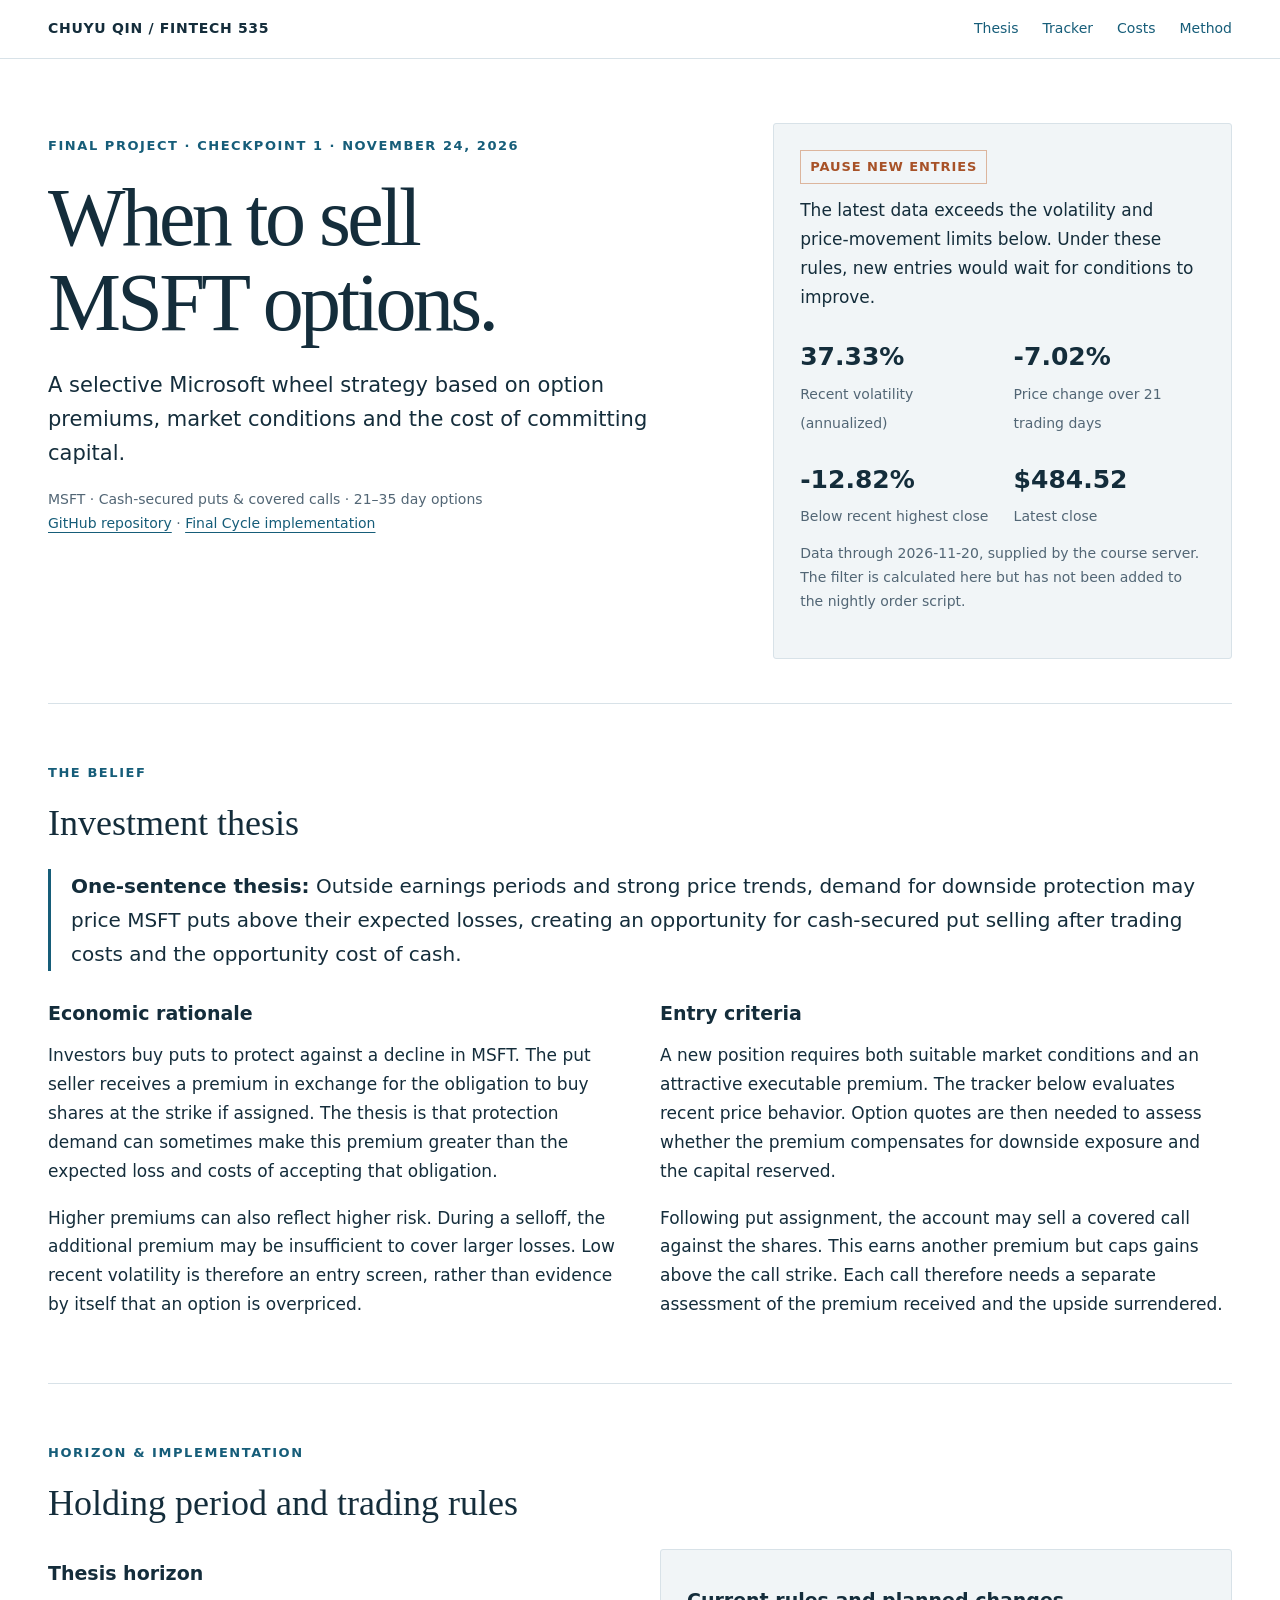
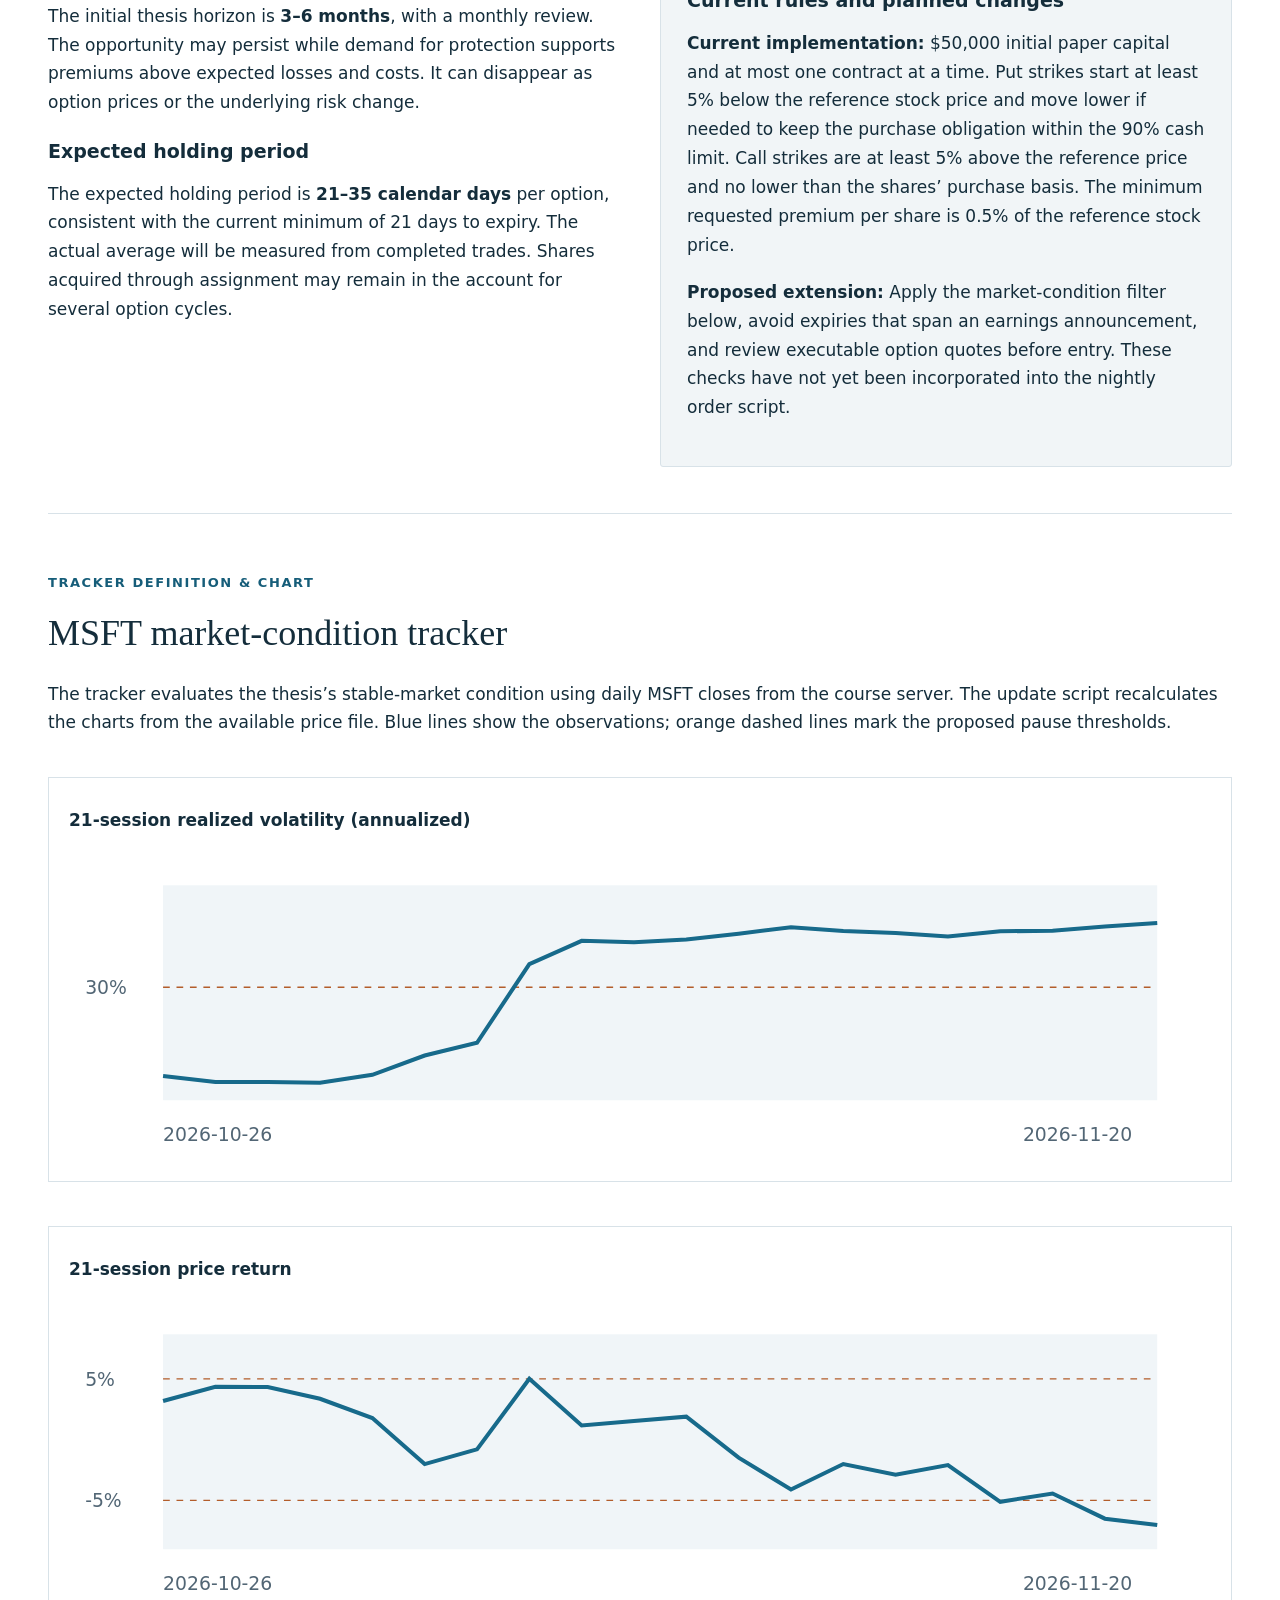
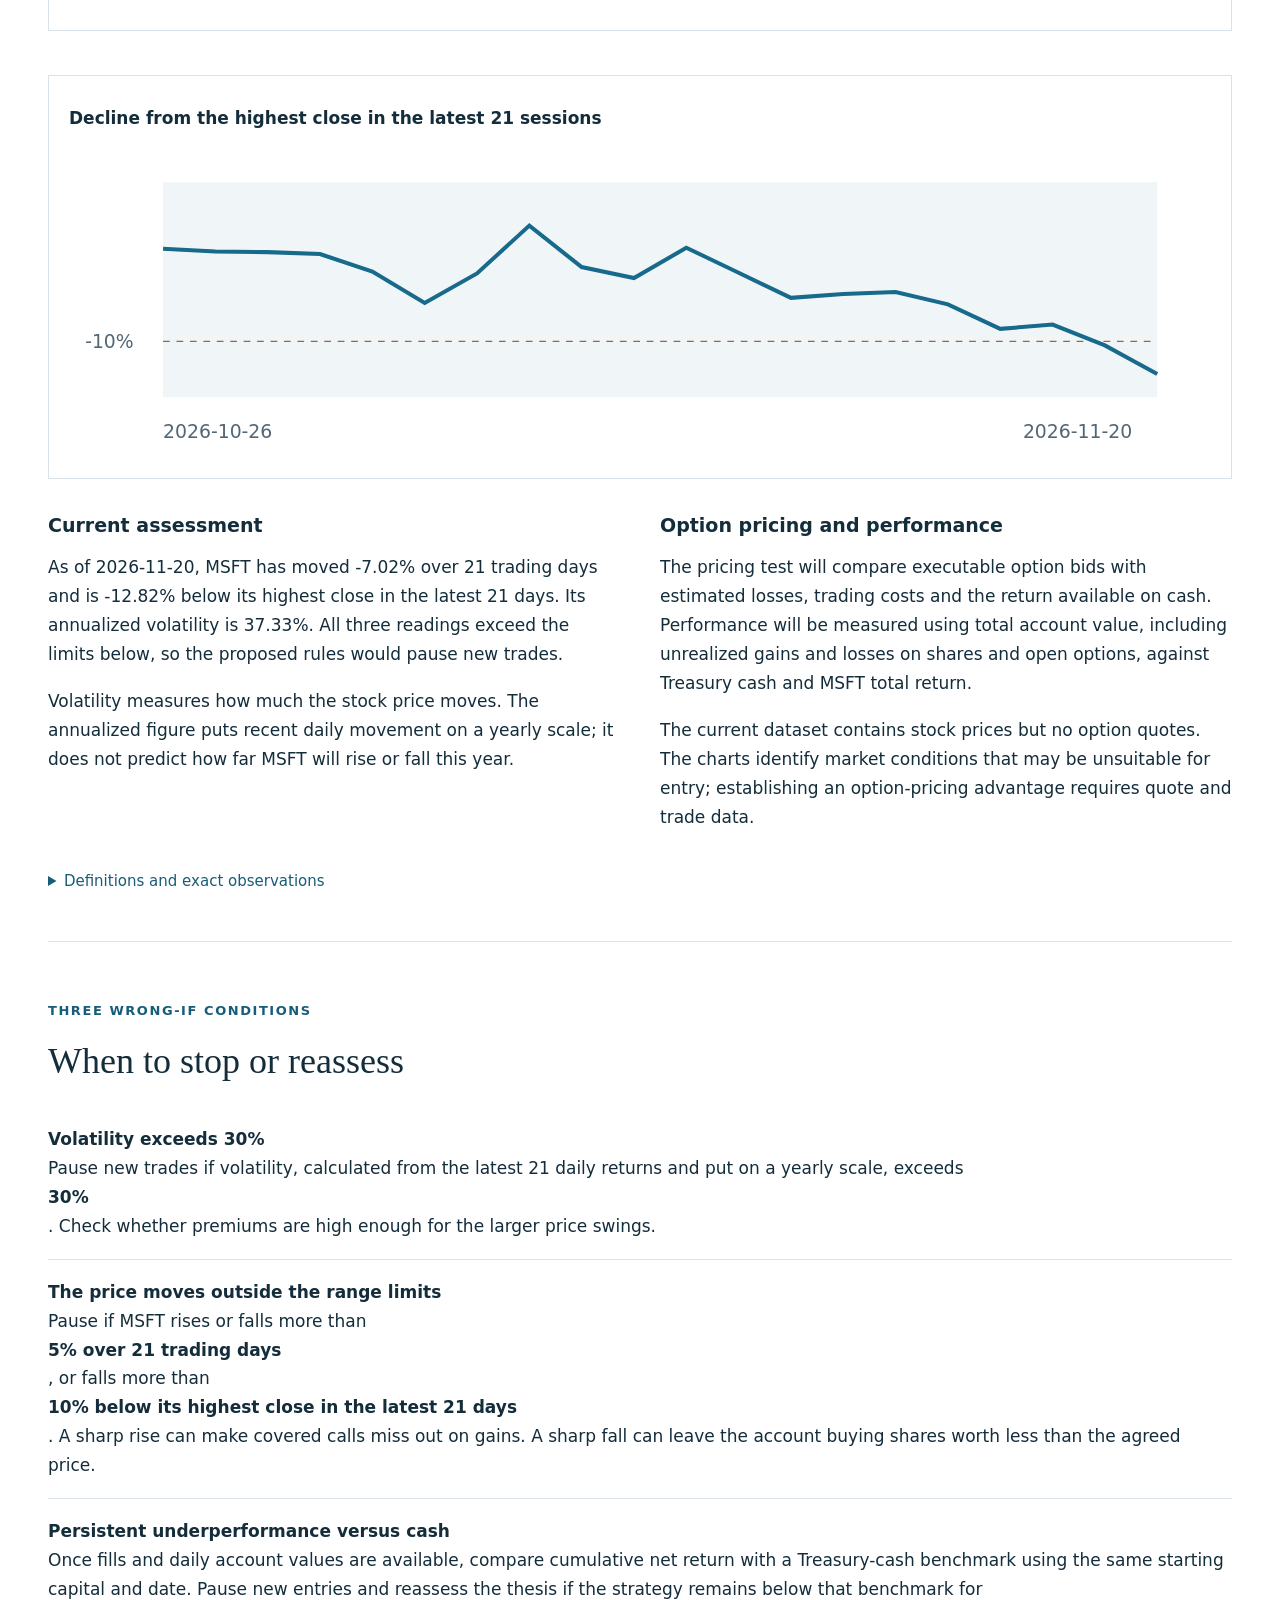
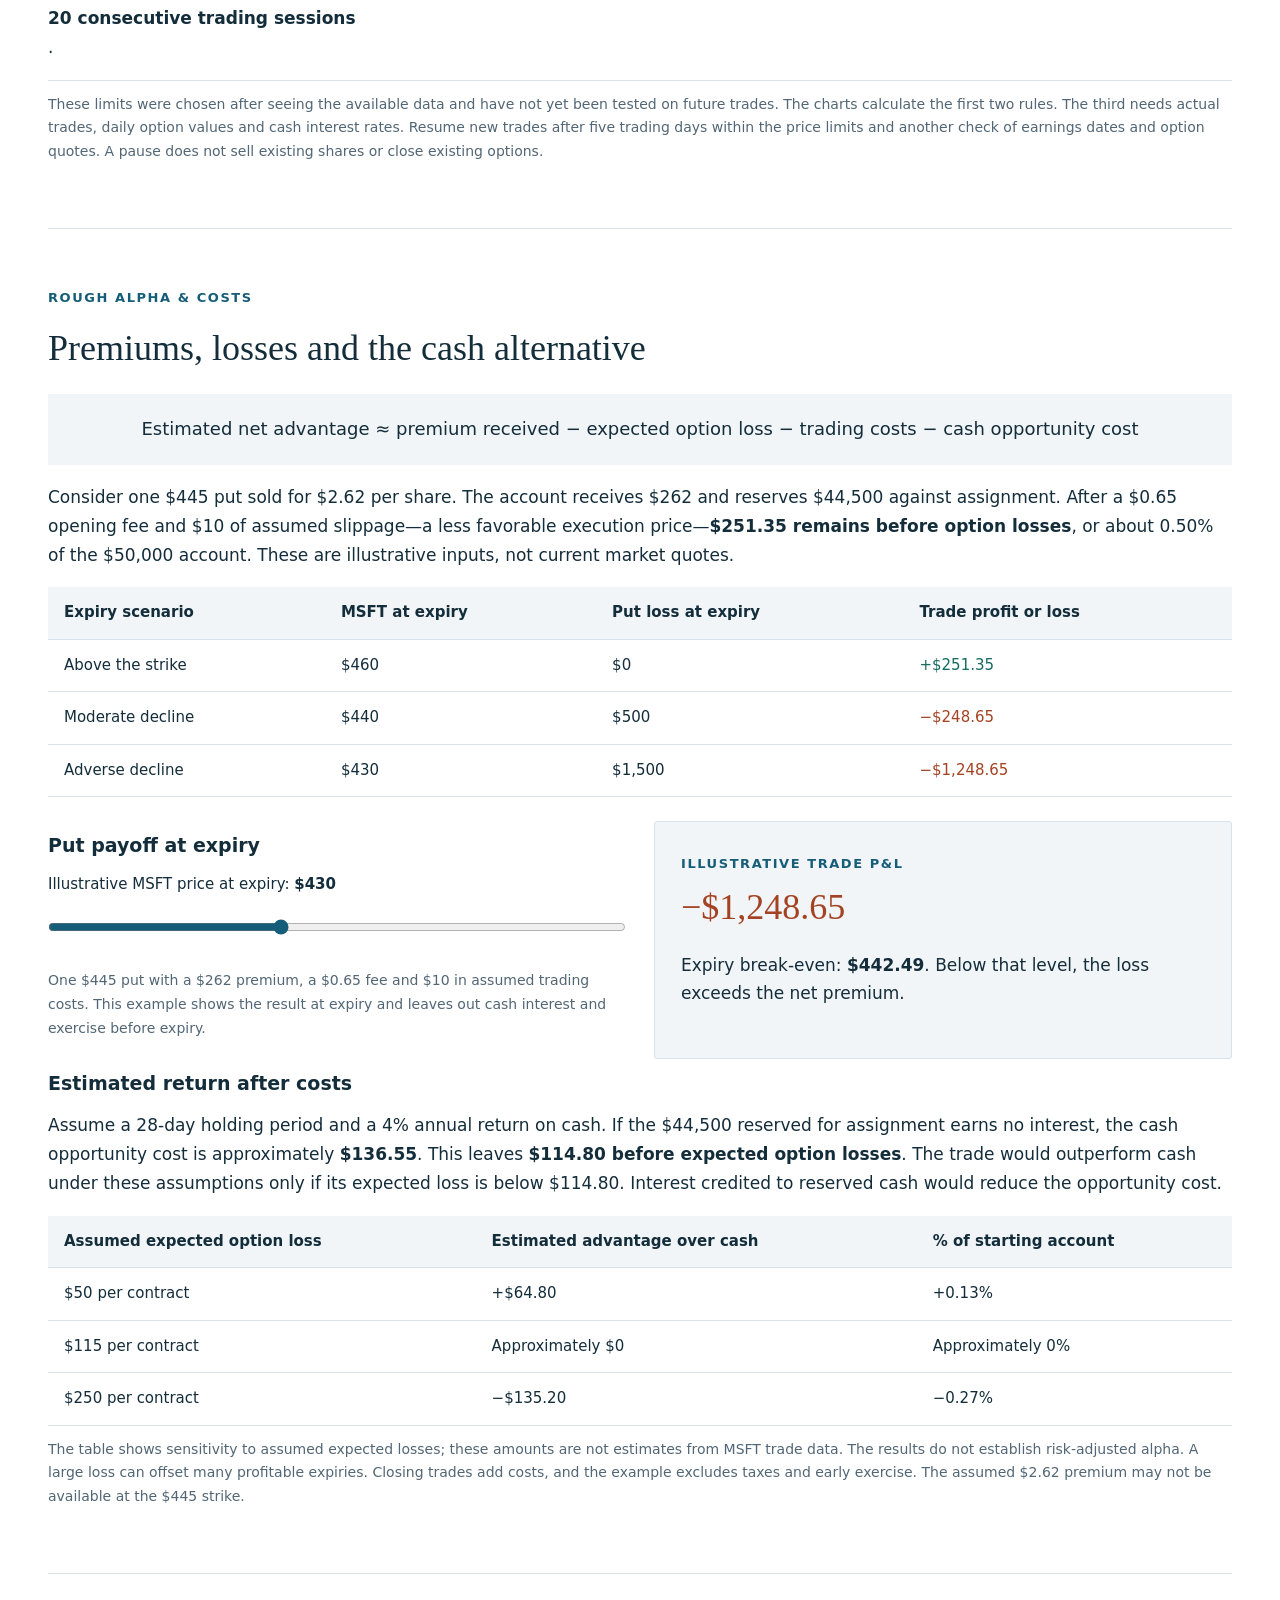
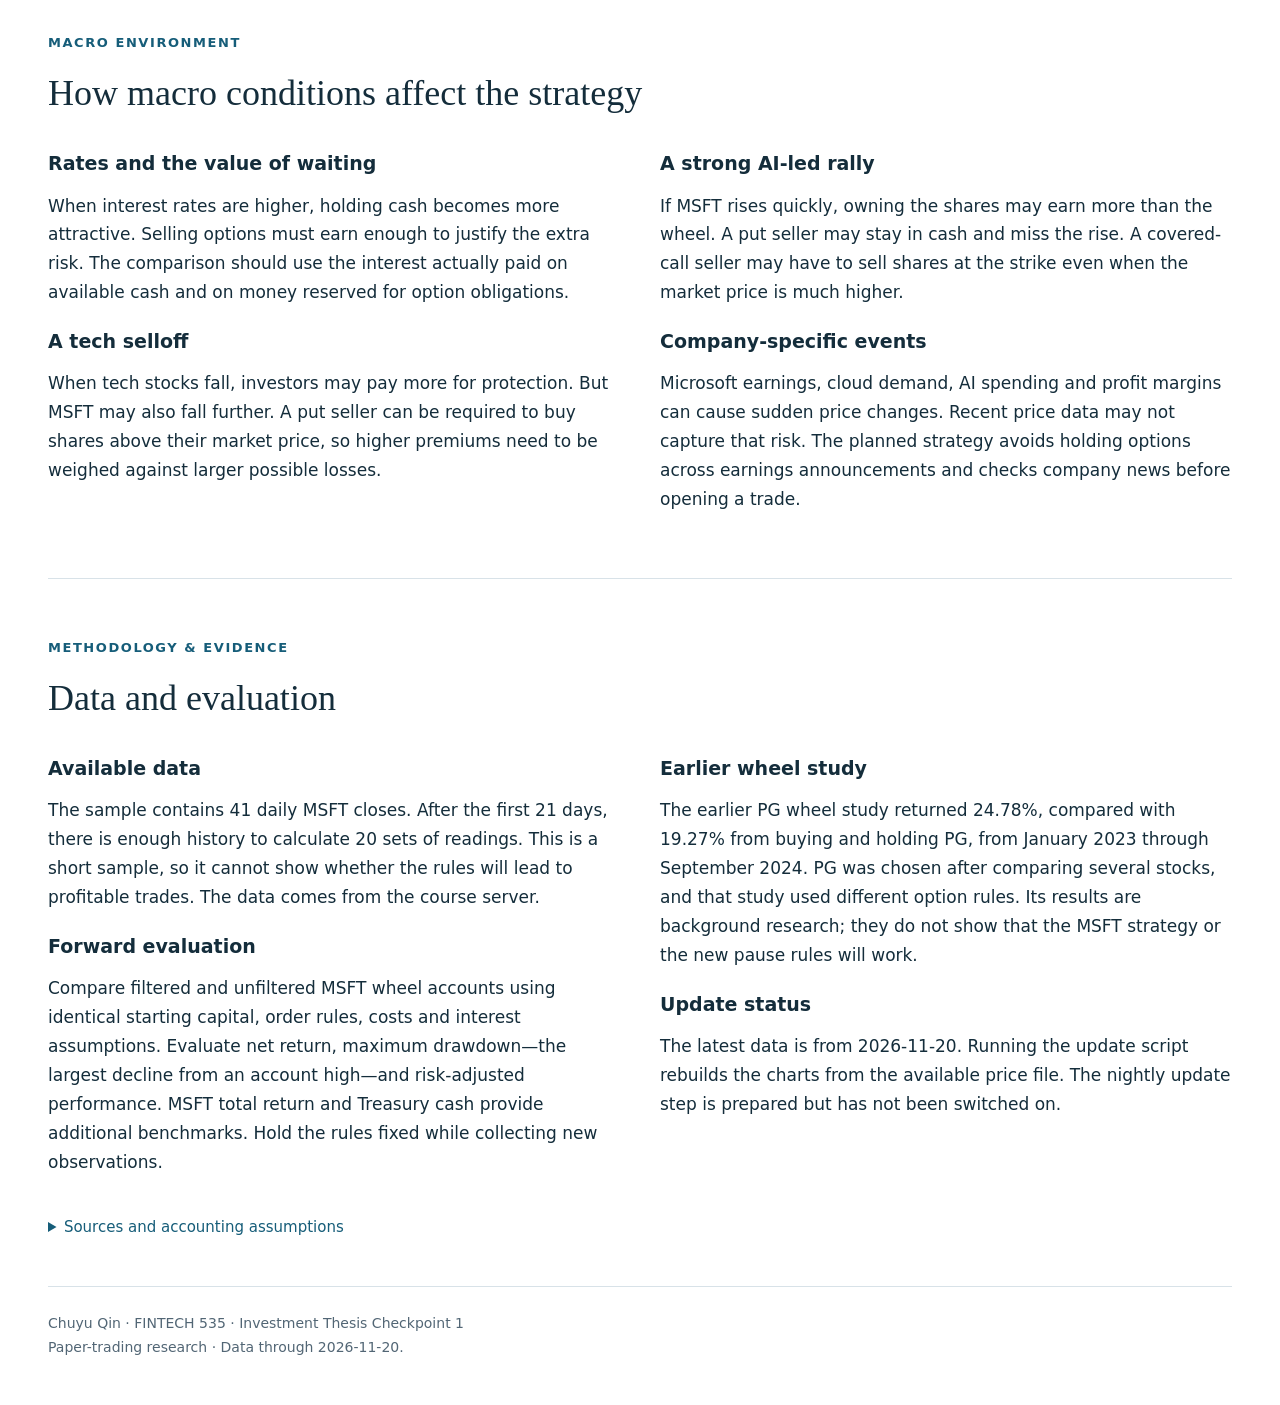
<file: docs/investment-thesis.html>
<!doctype html>
<html lang="en"><head><meta charset="utf-8"><meta name="viewport" content="width=device-width, initial-scale=1"><meta name="description" content="A conditional Microsoft wheel investment thesis: price the downside, monitor the regime, and measure returns after costs."><title>MSFT Wheel · Investment Thesis</title>
<style>
:root{--ink:#142d3b;--muted:#526675;--line:#d8e2e8;--blue:#165d79;--orange:#a75228;--paper:#fff;--wash:#f1f5f7}*{box-sizing:border-box}html{scroll-behavior:smooth;scroll-padding-top:85px}body{margin:0;background:var(--paper);color:var(--ink);font:17px/1.7 system-ui,-apple-system,sans-serif}a{color:var(--blue);text-underline-offset:4px}header{background:white;border-bottom:1px solid var(--line);position:sticky;top:0;z-index:5}nav{max-width:1240px;margin:auto;display:flex;justify-content:space-between;gap:24px;padding:17px 28px;font-size:14px}nav div{display:flex;gap:24px}nav a{text-decoration:none}nav strong{letter-spacing:.05em}main{max-width:1240px;margin:auto;padding:0 28px}.hero{padding:64px 0 44px;display:grid;grid-template-columns:1.45fr 1fr;gap:60px}.eyebrow{font-size:13px;font-weight:750;letter-spacing:.12em;text-transform:uppercase;color:var(--blue)}h1{font-family:Georgia,serif;font-size:clamp(52px,7vw,82px);font-weight:400;line-height:1.04;letter-spacing:-.045em;margin:18px 0 24px}h2{font-family:Georgia,serif;font-weight:400;font-size:36px;line-height:1.2;margin:8px 0 24px}h3{font-size:19px;margin:8px 0 10px}p{margin:12px 0 18px}.lead{font-size:21px;line-height:1.6;max-width:670px}.meta{font-size:14px;color:var(--muted)}.panel{background:var(--wash);border:1px solid var(--line);padding:26px;border-radius:3px}.hero .panel{align-self:end}.badge{display:inline-block;color:var(--orange);font-size:13px;font-weight:750;letter-spacing:.07em;border:1px solid #dcb59d;padding:5px 9px}.metrics{display:grid;grid-template-columns:1fr 1fr;gap:22px;margin:25px 0 0}.metrics strong{display:block;font-size:25px;font-weight:600}.metrics span{font-size:14px;color:var(--muted)}section{border-top:1px solid var(--line);padding:46px 0}.two{display:grid;grid-template-columns:1fr 1fr;gap:40px}.callout{border-left:3px solid var(--blue);padding:0 0 0 20px;font-size:20px}.note{font-size:14px;color:var(--muted)}.rule{padding:18px 0;border-bottom:1px solid var(--line)}.rule:last-child{border:0}.rule strong{display:block}table{border-collapse:collapse;width:100%;font-size:15px}th{text-align:left;background:var(--wash);font-weight:650}td,th{padding:13px 16px;border-bottom:1px solid var(--line);vertical-align:top}.scroll{overflow:auto}figure{margin:22px 0;padding:20px;border:1px solid var(--line)}figure h3{font-size:17px}svg{width:100%;height:auto;display:block}svg text{font:14px system-ui;fill:var(--muted)}details{margin-top:20px}summary{cursor:pointer;font-size:15px;color:var(--blue)}.equation{background:var(--wash);padding:20px;font-size:18px;text-align:center}.negative{color:#a44324}.positive{color:#176b5f}.scenario{display:grid;grid-template-columns:1fr 1fr;gap:28px;margin-top:24px}label{display:block;font-size:15px}input[type=range]{width:100%;margin:22px 0;accent-color:var(--blue)}output{font-size:36px;display:block;font-family:Georgia,serif}.sources{font-size:14px}.sources li{margin:12px 0}footer{border-top:1px solid var(--line);padding:25px 0 45px;font-size:14px;color:var(--muted)}button{font:inherit;background:var(--ink);color:white;border:0;padding:10px 16px;cursor:pointer} .chart-grid{display:grid;grid-template-columns:1fr;gap:0}@media(max-width:760px){nav{padding:14px 18px}nav div{gap:12px}nav .optional{display:none}main{padding:0 20px}.hero,.two,.scenario{grid-template-columns:1fr;gap:25px}.hero{padding-top:36px}h1{font-size:58px}h2{font-size:30px}.lead{font-size:19px}section{padding:32px 0}.panel{padding:20px}td,th{padding:10px;min-width:95px}}@media print{header{position:static}nav div,button{display:none}.hero{padding-top:20px}body{font-size:11pt}.panel,figure,.rule{break-inside:avoid}section{padding:20px 0}h1{font-size:44px}h2{font-size:25px}}
</style></head><body>
<header><nav><strong>CHUYU QIN / FINTECH 535</strong><div><a href="#thesis">Thesis</a><a href="#tracker">Tracker</a><a href="#economics">Costs</a><a class="optional" href="#method">Method</a></div></nav></header>
<main><div class="hero"><div><p class="eyebrow">Final Project · Checkpoint 1 · November 24, 2026</p><h1>When to sell<br>MSFT options.</h1><p class="lead">A selective Microsoft wheel strategy based on option premiums, market conditions and the cost of committing capital.</p><p class="meta">MSFT · Cash-secured puts & covered calls · 21–35 day options<br><a href="https://github.com/chuyuqin/Wheel-Strategy-FinTech535">GitHub repository</a> · <a href="https://chuyuqin.github.io/Wheel-Strategy-FinTech535/final-cycle.html">Final Cycle implementation</a></p></div>
<aside class="panel"><span class="badge">PAUSE NEW ENTRIES</span><p>The latest data exceeds the volatility and price-movement limits below. Under these rules, new entries would wait for conditions to improve.</p><div class="metrics"><div><strong>37.33%</strong><span>Recent volatility (annualized)</span></div><div><strong>-7.02%</strong><span>Price change over 21 trading days</span></div><div><strong>-12.82%</strong><span>Below recent highest close</span></div><div><strong>$484.52</strong><span>Latest close</span></div></div><p class="note">Data through 2026-11-20, supplied by the course server. The filter is calculated here but has not been added to the nightly order script.</p></aside></div>
<section id="thesis"><p class="eyebrow">The belief</p><h2>Investment thesis</h2><p class="callout"><strong>One-sentence thesis:</strong> Outside earnings periods and strong price trends, demand for downside protection may price MSFT puts above their expected losses, creating an opportunity for cash-secured put selling after trading costs and the opportunity cost of cash.</p>
<div class="two"><div><h3>Economic rationale</h3><p>Investors buy puts to protect against a decline in MSFT. The put seller receives a premium in exchange for the obligation to buy shares at the strike if assigned. The thesis is that protection demand can sometimes make this premium greater than the expected loss and costs of accepting that obligation.</p><p>Higher premiums can also reflect higher risk. During a selloff, the additional premium may be insufficient to cover larger losses. Low recent volatility is therefore an entry screen, rather than evidence by itself that an option is overpriced.</p></div><div><h3>Entry criteria</h3><p>A new position requires both suitable market conditions and an attractive executable premium. The tracker below evaluates recent price behavior. Option quotes are then needed to assess whether the premium compensates for downside exposure and the capital reserved.</p><p>Following put assignment, the account may sell a covered call against the shares. This earns another premium but caps gains above the call strike. Each call therefore needs a separate assessment of the premium received and the upside surrendered.</p></div></div></section>
<section id="horizon"><p class="eyebrow">Horizon & implementation</p><h2>Holding period and trading rules</h2><div class="two"><div><h3>Thesis horizon</h3><p>The initial thesis horizon is <strong>3–6 months</strong>, with a monthly review. The opportunity may persist while demand for protection supports premiums above expected losses and costs. It can disappear as option prices or the underlying risk change.</p><h3>Expected holding period</h3><p>The expected holding period is <strong>21–35 calendar days</strong> per option, consistent with the current minimum of 21 days to expiry. The actual average will be measured from completed trades. Shares acquired through assignment may remain in the account for several option cycles.</p></div><div class="panel"><h3>Current rules and planned changes</h3><p><strong>Current implementation:</strong> $50,000 initial paper capital and at most one contract at a time. Put strikes start at least 5% below the reference stock price and move lower if needed to keep the purchase obligation within the 90% cash limit. Call strikes are at least 5% above the reference price and no lower than the shares’ purchase basis. The minimum requested premium per share is 0.5% of the reference stock price.</p><p><strong>Proposed extension:</strong> Apply the market-condition filter below, avoid expiries that span an earnings announcement, and review executable option quotes before entry. These checks have not yet been incorporated into the nightly order script.</p></div></div></section>
<section id="tracker"><p class="eyebrow">Tracker definition & chart</p><h2>MSFT market-condition tracker</h2><p>The tracker evaluates the thesis’s stable-market condition using daily MSFT closes from the course server. The update script recalculates the charts from the available price file. Blue lines show the observations; orange dashed lines mark the proposed pause thresholds.</p><div class="chart-grid"><figure><h3>21-session realized volatility (annualized)</h3><svg viewBox="0 0 850 235" role="img" aria-label="21-session realized volatility (annualized); exact observations in the table below"><rect x="70" y="30" width="740" height="160" fill="#f0f5f8"/><line x1="70" x2="810" y1="105.85" y2="105.85" stroke="#b35d2b" stroke-dasharray="5 5"/><text x="12" y="110.85">30%</text><polyline fill="none" stroke="#176a8b" stroke-width="3" points="70.00,171.90 108.95,176.47 147.89,176.46 186.84,176.96 225.79,171.03 264.74,156.68 303.68,147.19 342.63,88.64 381.58,71.32 420.53,72.37 459.47,70.36 498.42,66.04 537.37,61.20 576.32,64.02 615.26,65.53 654.21,68.17 693.16,64.23 732.11,63.78 771.05,60.73 810.00,58.04"/><text x="70" y="220">2026-10-26</text><text x="710" y="220">2026-11-20</text></svg></figure><figure><h3>21-session price return</h3><svg viewBox="0 0 850 235" role="img" aria-label="21-session price return; exact observations in the table below"><rect x="70" y="30" width="740" height="160" fill="#f0f5f8"/><line x1="70" x2="810" y1="153.66" y2="153.66" stroke="#b35d2b" stroke-dasharray="5 5"/><text x="12" y="158.66">-5%</text><line x1="70" x2="810" y1="63.16" y2="63.16" stroke="#b35d2b" stroke-dasharray="5 5"/><text x="12" y="68.16">5%</text><polyline fill="none" stroke="#176a8b" stroke-width="3" points="70.00,79.60 108.95,69.11 147.89,69.20 186.84,77.99 225.79,92.33 264.74,126.61 303.68,115.63 342.63,63.10 381.58,97.87 420.53,94.55 459.47,91.31 498.42,121.77 537.37,145.57 576.32,126.53 615.26,134.51 654.21,127.33 693.16,154.68 732.11,148.53 771.05,167.24 810.00,171.90"/><text x="70" y="220">2026-10-26</text><text x="710" y="220">2026-11-20</text></svg></figure><figure><h3>Decline from the highest close in the latest 21 sessions</h3><svg viewBox="0 0 850 235" role="img" aria-label="Decline from the highest close in the latest 21 sessions; exact observations in the table below"><rect x="70" y="30" width="740" height="160" fill="#f0f5f8"/><line x1="70" x2="810" y1="148.42" y2="148.42" stroke="#b35d2b" stroke-dasharray="5 5"/><text x="12" y="153.42">-10%</text><polyline fill="none" stroke="#176a8b" stroke-width="3" points="70.00,79.44 108.95,81.46 147.89,81.96 186.84,83.34 225.79,96.40 264.74,119.85 303.68,97.85 342.63,62.24 381.58,93.05 420.53,101.30 459.47,78.70 498.42,97.34 537.37,116.00 576.32,113.10 615.26,111.73 654.21,120.86 693.16,139.08 732.11,135.91 771.05,151.40 810.00,172.76"/><text x="70" y="220">2026-10-26</text><text x="710" y="220">2026-11-20</text></svg></figure></div>
<div class="two"><div><h3>Current assessment</h3><p>As of 2026-11-20, MSFT has moved -7.02% over 21 trading days and is -12.82% below its highest close in the latest 21 days. Its annualized volatility is 37.33%. All three readings exceed the limits below, so the proposed rules would pause new trades.</p><p>Volatility measures how much the stock price moves. The annualized figure puts recent daily movement on a yearly scale; it does not predict how far MSFT will rise or fall this year.</p></div><div><h3>Option pricing and performance</h3><p>The pricing test will compare executable option bids with estimated losses, trading costs and the return available on cash. Performance will be measured using total account value, including unrealized gains and losses on shares and open options, against Treasury cash and MSFT total return.</p><p>The current dataset contains stock prices but no option quotes. The charts identify market conditions that may be unsuitable for entry; establishing an option-pricing advantage requires quote and trade data.</p></div></div>
<details><summary>Definitions and exact observations</summary><p class="note">Realized volatility: sample standard deviation of the latest 21 log close-to-close returns × √252. Return: latest close / close 21 trading sessions earlier − 1. Recent-high decline: latest close / highest of the latest 21 closes − 1. Source adjustment conventions have not been independently verified.</p><div class="scroll"><table><thead><tr><th>Date</th><th>Close</th><th>Volatility</th><th>21-session return</th><th>Recent-high decline</th><th>Filter</th></tr></thead><tbody><tr><td>2026-10-26</td><td>$532.60</td><td>19.87%</td><td>3.18%</td><td>-2.00%</td><td>Review quotes</td></tr><tr><td>2026-10-27</td><td>$531.33</td><td>19.17%</td><td>4.34%</td><td>-2.23%</td><td>Review quotes</td></tr><tr><td>2026-10-28</td><td>$531.01</td><td>19.17%</td><td>4.33%</td><td>-2.29%</td><td>Review quotes</td></tr><tr><td>2026-10-29</td><td>$530.14</td><td>19.10%</td><td>3.36%</td><td>-2.45%</td><td>Review quotes</td></tr><tr><td>2026-10-30</td><td>$521.91</td><td>20.01%</td><td>1.78%</td><td>-3.96%</td><td>Review quotes</td></tr><tr><td>2026-11-02</td><td>$507.12</td><td>22.21%</td><td>-2.01%</td><td>-6.69%</td><td>Review quotes</td></tr><tr><td>2026-11-03</td><td>$520.99</td><td>23.66%</td><td>-0.80%</td><td>-4.13%</td><td>Review quotes</td></tr><tr><td>2026-11-04</td><td>$555.80</td><td>32.64%</td><td>5.01%</td><td>0.00%</td><td>Pause</td></tr><tr><td>2026-11-05</td><td>$535.93</td><td>35.29%</td><td>1.16%</td><td>-3.58%</td><td>Pause</td></tr><tr><td>2026-11-06</td><td>$530.61</td><td>35.13%</td><td>1.53%</td><td>-4.53%</td><td>Pause</td></tr><tr><td>2026-11-09</td><td>$545.18</td><td>35.44%</td><td>1.89%</td><td>-1.91%</td><td>Pause</td></tr><tr><td>2026-11-10</td><td>$533.16</td><td>36.10%</td><td>-1.48%</td><td>-4.07%</td><td>Pause</td></tr><tr><td>2026-11-11</td><td>$521.13</td><td>36.85%</td><td>-4.11%</td><td>-6.24%</td><td>Pause</td></tr><tr><td>2026-11-12</td><td>$523.00</td><td>36.41%</td><td>-2.00%</td><td>-5.90%</td><td>Pause</td></tr><tr><td>2026-11-13</td><td>$523.88</td><td>36.18%</td><td>-2.88%</td><td>-5.74%</td><td>Pause</td></tr><tr><td>2026-11-16</td><td>$517.99</td><td>35.78%</td><td>-2.09%</td><td>-6.80%</td><td>Pause</td></tr><tr><td>2026-11-17</td><td>$506.24</td><td>36.38%</td><td>-5.11%</td><td>-8.92%</td><td>Pause</td></tr><tr><td>2026-11-18</td><td>$508.29</td><td>36.45%</td><td>-4.43%</td><td>-8.55%</td><td>Pause</td></tr><tr><td>2026-11-19</td><td>$498.30</td><td>36.92%</td><td>-6.50%</td><td>-10.35%</td><td>Pause</td></tr><tr><td>2026-11-20</td><td>$484.52</td><td>37.33%</td><td>-7.02%</td><td>-12.82%</td><td>Pause</td></tr></tbody></table></div></details></section>
<section id="wrong"><p class="eyebrow">Three wrong-if conditions</p><h2>When to stop or reassess</h2><div class="rule"><strong>Volatility exceeds 30%</strong>Pause new trades if volatility, calculated from the latest 21 daily returns and put on a yearly scale, exceeds <strong>30%</strong>. Check whether premiums are high enough for the larger price swings.</div><div class="rule"><strong>The price moves outside the range limits</strong>Pause if MSFT rises or falls more than <strong>5% over 21 trading days</strong>, or falls more than <strong>10% below its highest close in the latest 21 days</strong>. A sharp rise can make covered calls miss out on gains. A sharp fall can leave the account buying shares worth less than the agreed price.</div><div class="rule"><strong>Persistent underperformance versus cash</strong>Once fills and daily account values are available, compare cumulative net return with a Treasury-cash benchmark using the same starting capital and date. Pause new entries and reassess the thesis if the strategy remains below that benchmark for <strong>20 consecutive trading sessions</strong>.</div><p class="note">These limits were chosen after seeing the available data and have not yet been tested on future trades. The charts calculate the first two rules. The third needs actual trades, daily option values and cash interest rates. Resume new trades after five trading days within the price limits and another check of earnings dates and option quotes. A pause does not sell existing shares or close existing options.</p></section>
<section id="economics"><p class="eyebrow">Rough alpha & costs</p><h2>Premiums, losses and the cash alternative</h2><p class="equation">Estimated net advantage ≈ premium received − expected option loss − trading costs − cash opportunity cost</p><p>Consider one $445 put sold for $2.62 per share. The account receives $262 and reserves $44,500 against assignment. After a $0.65 opening fee and $10 of assumed slippage—a less favorable execution price—<strong>$251.35 remains before option losses</strong>, or about 0.50% of the $50,000 account. These are illustrative inputs, not current market quotes.</p>
<div class="scroll"><table><thead><tr><th>Expiry scenario</th><th>MSFT at expiry</th><th>Put loss at expiry</th><th>Trade profit or loss</th></tr></thead><tbody><tr><td>Above the strike</td><td>$460</td><td>$0</td><td class="positive">+$251.35</td></tr><tr><td>Moderate decline</td><td>$440</td><td>$500</td><td class="negative">−$248.65</td></tr><tr><td>Adverse decline</td><td>$430</td><td>$1,500</td><td class="negative">−$1,248.65</td></tr></tbody></table></div>
<div class="scenario"><div><h3>Put payoff at expiry</h3><label for="expiry">Illustrative MSFT price at expiry: <strong id="expiry-label">$430</strong></label><input id="expiry" type="range" min="350" max="550" value="430" step="1"><p class="note">One $445 put with a $262 premium, a $0.65 fee and $10 in assumed trading costs. This example shows the result at expiry and leaves out cash interest and exercise before expiry.</p></div><div class="panel"><span class="eyebrow">Illustrative trade P&L</span><output id="pnl" aria-live="polite">−$1,248.65</output><p>Expiry break-even: <strong>$442.49</strong>. Below that level, the loss exceeds the net premium.</p></div></div>
<h3>Estimated return after costs</h3><p>Assume a 28-day holding period and a 4% annual return on cash. If the $44,500 reserved for assignment earns no interest, the cash opportunity cost is approximately <strong>$136.55</strong>. This leaves <strong>$114.80 before expected option losses</strong>. The trade would outperform cash under these assumptions only if its expected loss is below $114.80. Interest credited to reserved cash would reduce the opportunity cost.</p><div class="scroll"><table><thead><tr><th>Assumed expected option loss</th><th>Estimated advantage over cash</th><th>% of starting account</th></tr></thead><tbody><tr><td>$50 per contract</td><td>+$64.80</td><td>+0.13%</td></tr><tr><td>$115 per contract</td><td>Approximately $0</td><td>Approximately 0%</td></tr><tr><td>$250 per contract</td><td>−$135.20</td><td>−0.27%</td></tr></tbody></table></div><p class="note">The table shows sensitivity to assumed expected losses; these amounts are not estimates from MSFT trade data. The results do not establish risk-adjusted alpha. A large loss can offset many profitable expiries. Closing trades add costs, and the example excludes taxes and early exercise. The assumed $2.62 premium may not be available at the $445 strike.</p></section>
<section id="macro"><p class="eyebrow">Macro environment</p><h2>How macro conditions affect the strategy</h2><div class="two"><div><h3>Rates and the value of waiting</h3><p>When interest rates are higher, holding cash becomes more attractive. Selling options must earn enough to justify the extra risk. The comparison should use the interest actually paid on available cash and on money reserved for option obligations.</p><h3>A tech selloff</h3><p>When tech stocks fall, investors may pay more for protection. But MSFT may also fall further. A put seller can be required to buy shares above their market price, so higher premiums need to be weighed against larger possible losses.</p></div><div><h3>A strong AI-led rally</h3><p>If MSFT rises quickly, owning the shares may earn more than the wheel. A put seller may stay in cash and miss the rise. A covered-call seller may have to sell shares at the strike even when the market price is much higher.</p><h3>Company-specific events</h3><p>Microsoft earnings, cloud demand, AI spending and profit margins can cause sudden price changes. Recent price data may not capture that risk. The planned strategy avoids holding options across earnings announcements and checks company news before opening a trade.</p></div></div></section>
<section id="method"><p class="eyebrow">Methodology & evidence</p><h2>Data and evaluation</h2><div class="two"><div><h3>Available data</h3><p>The sample contains 41 daily MSFT closes. After the first 21 days, there is enough history to calculate 20 sets of readings. This is a short sample, so it cannot show whether the rules will lead to profitable trades. The data comes from the course server.</p><h3>Forward evaluation</h3><p>Compare filtered and unfiltered MSFT wheel accounts using identical starting capital, order rules, costs and interest assumptions. Evaluate net return, maximum drawdown—the largest decline from an account high—and risk-adjusted performance. MSFT total return and Treasury cash provide additional benchmarks. Hold the rules fixed while collecting new observations.</p></div><div><h3>Earlier wheel study</h3><p>The earlier PG wheel study returned 24.78%, compared with 19.27% from buying and holding PG, from January 2023 through September 2024. PG was chosen after comparing several stocks, and that study used different option rules. Its results are background research; they do not show that the MSFT strategy or the new pause rules will work.</p><h3>Update status</h3><p>The latest data is from 2026-11-20. Running the update script rebuilds the charts from the available price file. The nightly update step is prepared but has not been switched on.</p></div></div>
<details><summary>Sources and accounting assumptions</summary><ol class="sources"><li><a href="https://peachyhabanero.com/designing-a-thesis.html">Prof. Vestal · Designing a Thesis</a>: assignment framework and the need for a tracker, observable failure conditions and cost analysis.</li><li><a href="https://www.cboe.com/insights/posts/generating-income-and-managing-risk-cash-secured-put-writing-in-a-low-equity-return-environment/">Cboe · Cash-secured put writing</a>: economic rationale for accepting downside risk. Index-level discussion does not prove an MSFT premium.</li><li><a href="https://www.cboe.com/insights/posts/why-trade-options-around-earnings-season/">Cboe · Options around earnings</a>: event risk, premium behavior and exercise obligations.</li><li>Project inputs: price_history.json; nightly_config.json; docs/results/revision/PG/historical/summary.json. The course-server prices are used as supplied and are not independently verified current quotes.</li><li>Cost screen: standard 100-share contract, $0.65 opening fee, $0.10-per-share slippage, 28 days, 4% illustrative annual cash hurdle with simple ACT/365 accrual. Cash interest, rates, quoted liquidity and fills require verification before use.</li></ol></details></section>
<footer>Chuyu Qin · FINTECH 535 · Investment Thesis Checkpoint 1<br>Paper-trading research · Data through 2026-11-20.</footer></main>
<script>
const slider=document.getElementById('expiry'),label=document.getElementById('expiry-label'),out=document.getElementById('pnl');function update(){const s=Number(slider.value),p=262-.65-10-100*Math.max(445-s,0);label.textContent='$'+s;out.textContent=(p<0?'−':'+')+Math.abs(p).toLocaleString('en-US',{style:'currency',currency:'USD'});out.className=p<0?'negative':'positive'}slider.addEventListener('input',update);update();
</script></body></html>
</file>
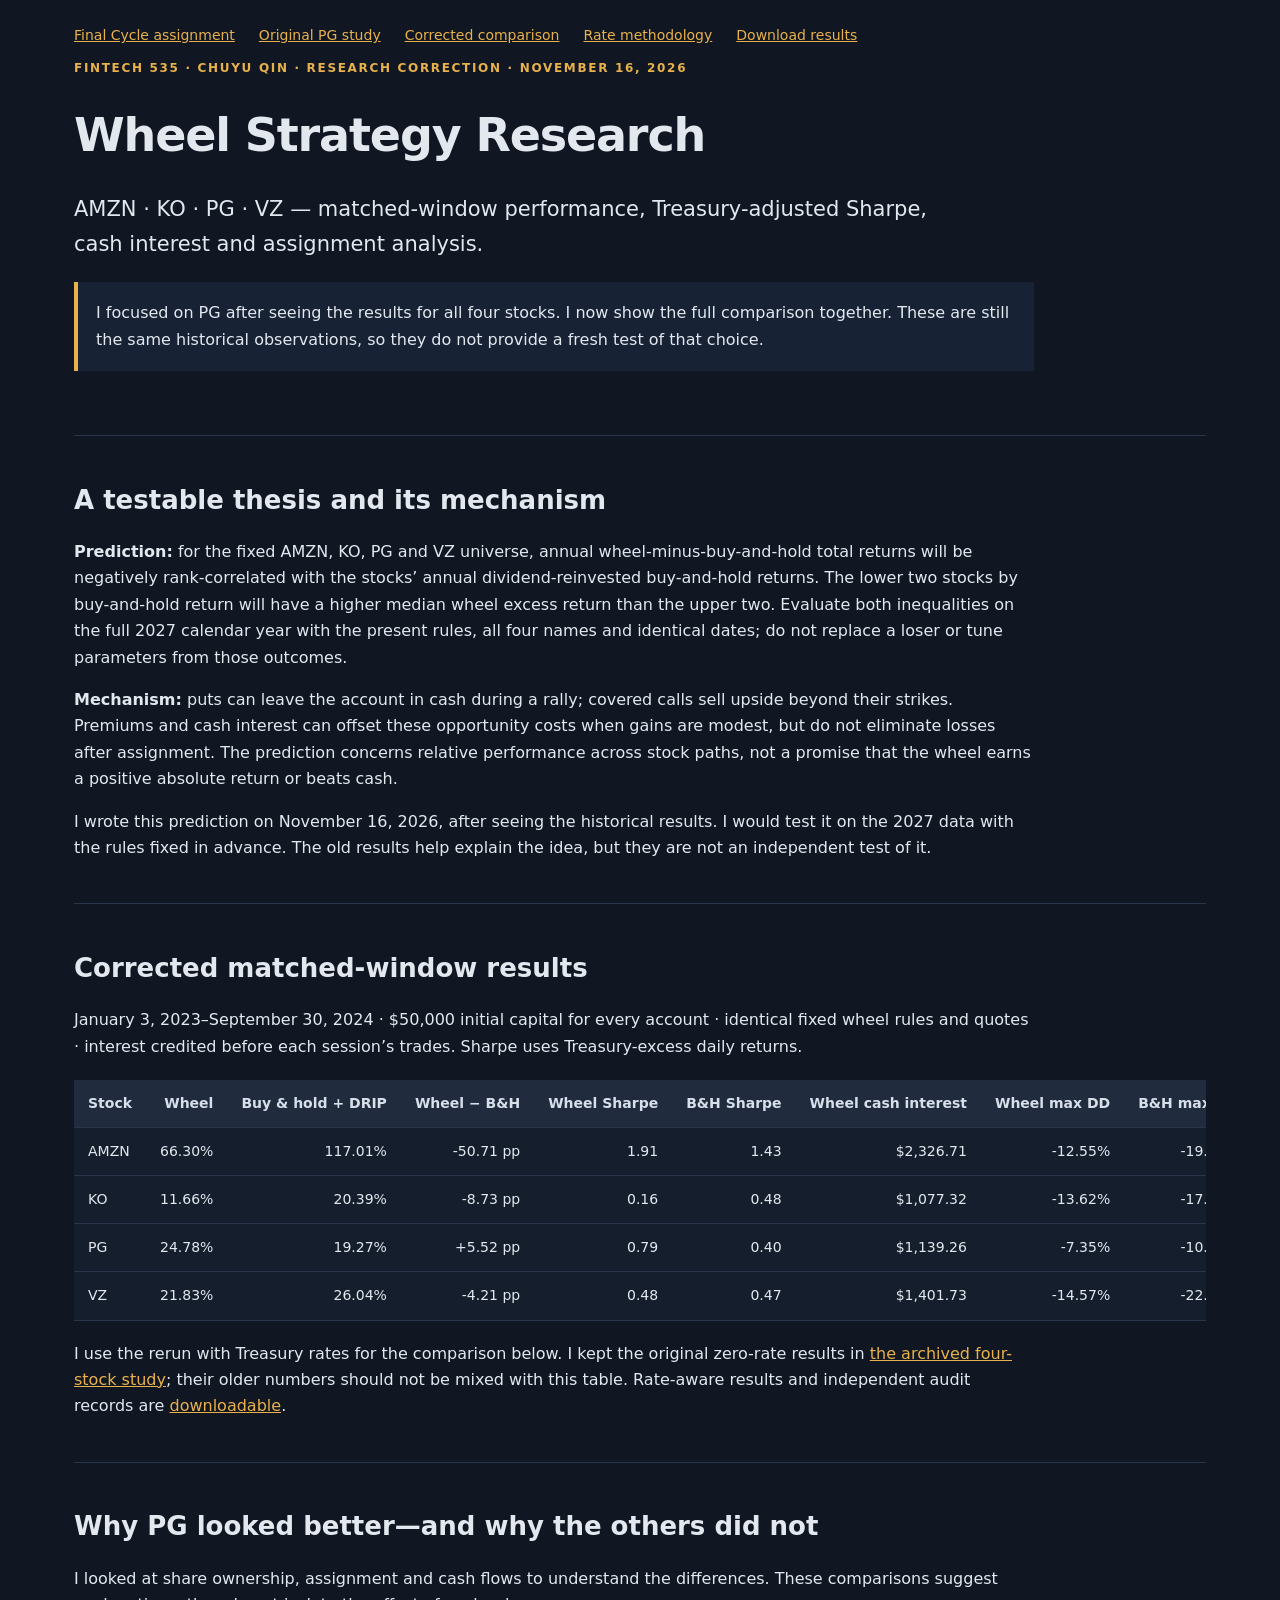
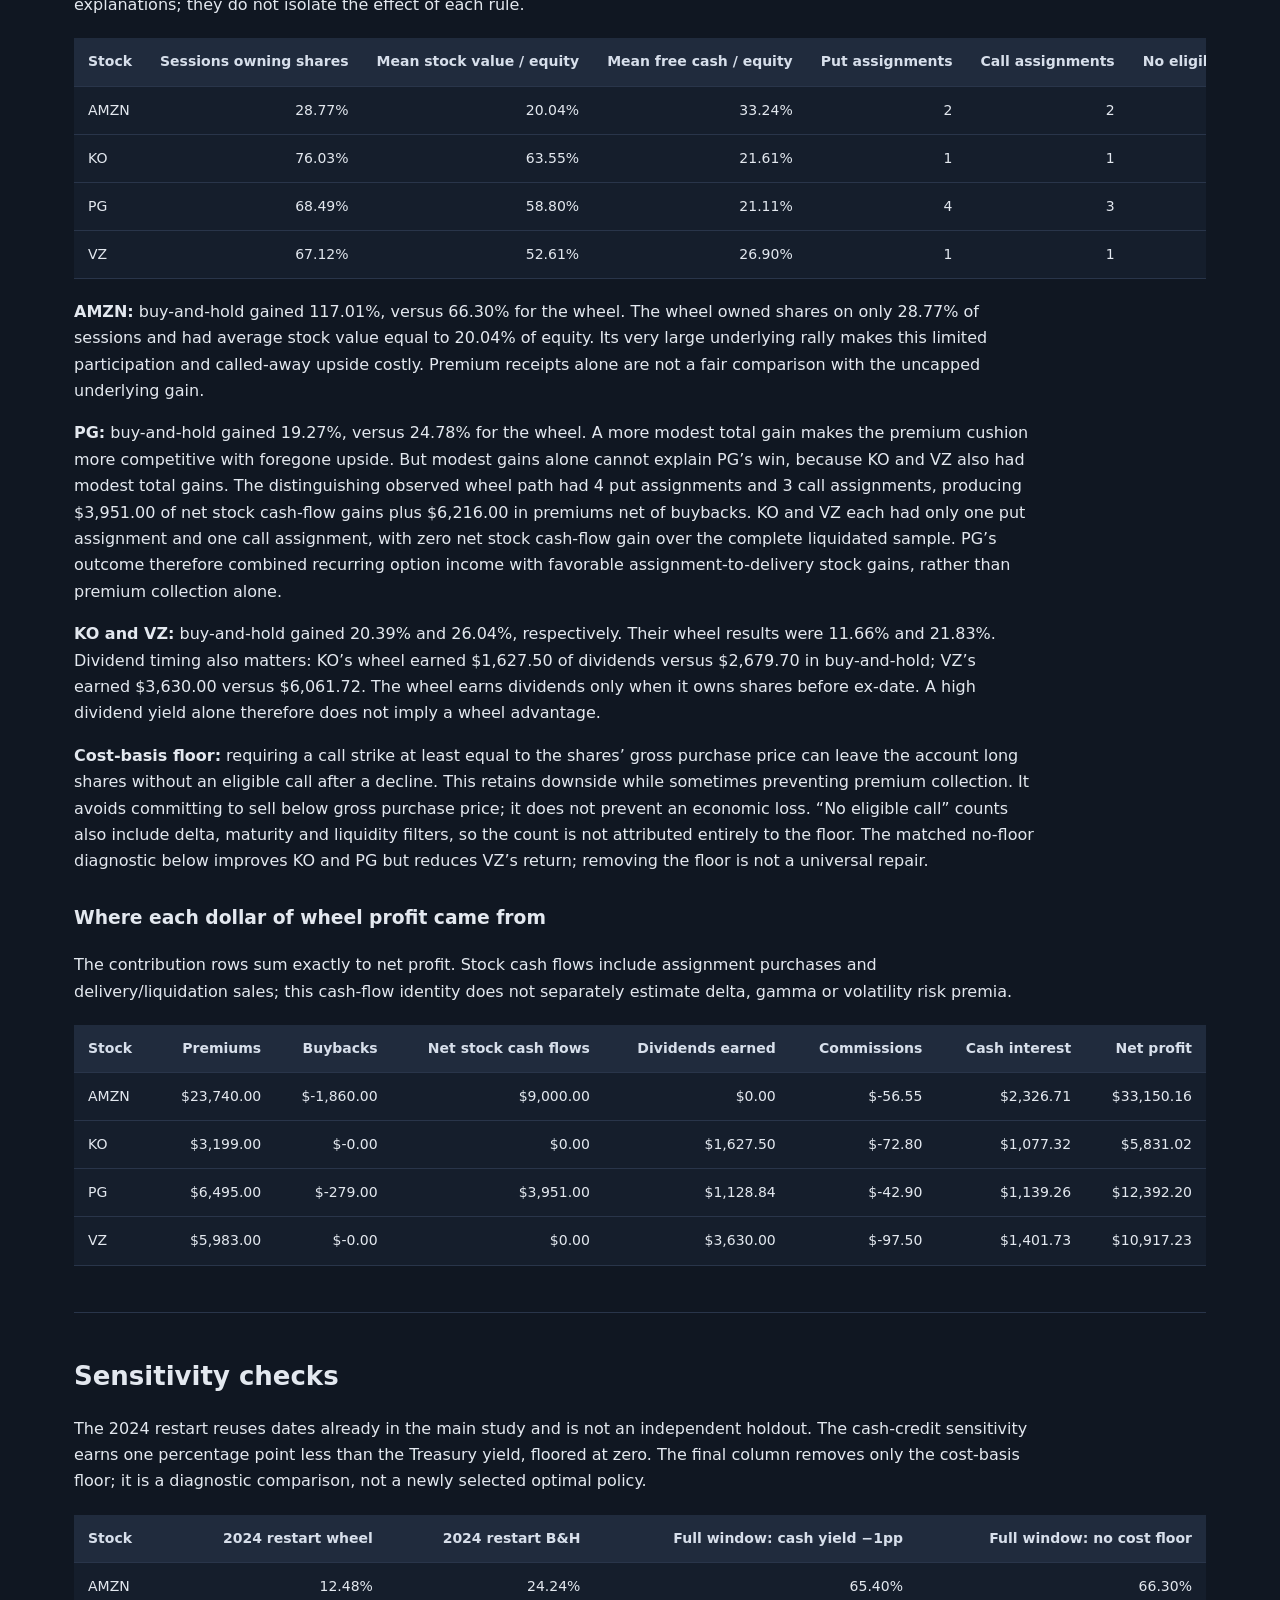
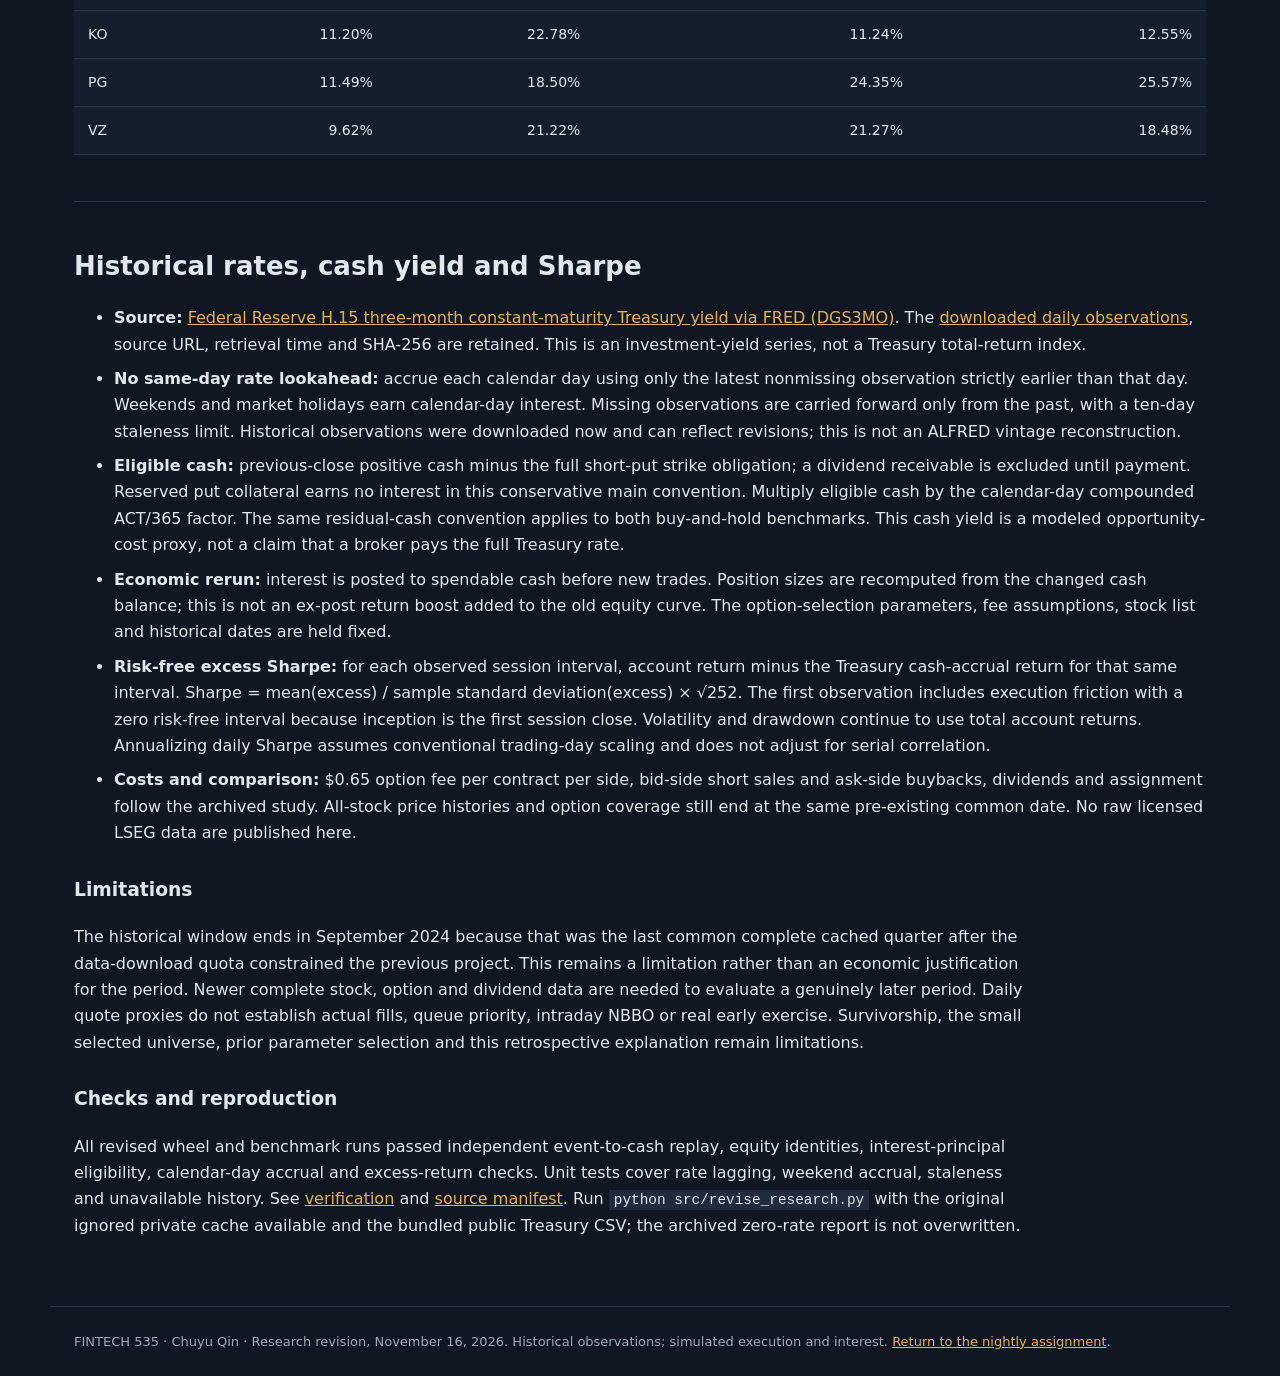
<file: docs/research-revision.html>
<!doctype html><html lang="en"><head><meta charset="utf-8"><meta name="viewport" content="width=device-width,initial-scale=1"><title>Wheel Strategy Research | FINTECH 535</title><style>
    :root{color-scheme:light;--ink:#e3e8ef;--muted:#9ba8bb;--line:#29354a;--teal:#e8b14b}*{box-sizing:border-box}body{margin:0;background:#101722;color:var(--ink);font:16px/1.65 system-ui,sans-serif}a{color:var(--teal)}header,main,footer{max-width:1180px;margin:auto;padding:24px}nav{display:flex;flex-wrap:wrap;gap:24px;font-size:14px}h1{font-size:clamp(32px,4vw,46px);line-height:1.12;max-width:980px;letter-spacing:-.025em}h2{font-size:26px;line-height:1.3}h3{margin-top:28px}p{max-width:960px}.eyebrow{text-transform:uppercase;letter-spacing:.14em;color:var(--teal);font-size:12px;font-weight:700}.lead{font-size:21px;max-width:900px}.note{padding:18px;border-left:4px solid var(--teal);background:#172235}.section{border-top:1px solid var(--line);padding:26px 0}.scroll{overflow:auto;margin:20px 0}table{width:100%;border-collapse:collapse;font-size:14px;background:#151e2c}th,td{padding:12px 14px;text-align:right;border-bottom:1px solid var(--line);white-space:nowrap}th:first-child,td:first-child{text-align:left}th{background:#202b3d;color:#d7dfeb}code{font-size:.9em;background:#202b3d;padding:2px 5px}li{margin-bottom:8px}footer{border-top:1px solid var(--line);font-size:13px;color:var(--muted)}@media(max-width:600px){header,main,footer{padding:20px}h1{margin-top:24px}th,td{padding:10px}}
    </style></head><body><header><nav><a href="final-cycle.html">Final Cycle assignment</a><a href="index.html">Original PG study</a><a href="#results">Corrected comparison</a><a href="#method">Rate methodology</a><a href="results/revision/summary.json">Download results</a></nav><p class="eyebrow">FINTECH 535 · Chuyu Qin · Research correction · November 16, 2026</p><h1>Wheel Strategy Research</h1><p class="lead">AMZN · KO · PG · VZ — matched-window performance, Treasury-adjusted Sharpe, cash interest and assignment analysis.</p><p class="note">I focused on PG after seeing the results for all four stocks. I now show the full comparison together. These are still the same historical observations, so they do not provide a fresh test of that choice.</p></header><main>
    <section class="section"><h2>A testable thesis and its mechanism</h2><p><strong>Prediction:</strong> for the fixed AMZN, KO, PG and VZ universe, annual wheel-minus-buy-and-hold total returns will be negatively rank-correlated with the stocks’ annual dividend-reinvested buy-and-hold returns. The lower two stocks by buy-and-hold return will have a higher median wheel excess return than the upper two. Evaluate both inequalities on the full 2027 calendar year with the present rules, all four names and identical dates; do not replace a loser or tune parameters from those outcomes.</p><p><strong>Mechanism:</strong> puts can leave the account in cash during a rally; covered calls sell upside beyond their strikes. Premiums and cash interest can offset these opportunity costs when gains are modest, but do not eliminate losses after assignment. The prediction concerns relative performance across stock paths, not a promise that the wheel earns a positive absolute return or beats cash.</p><p>I wrote this prediction on November 16, 2026, after seeing the historical results. I would test it on the 2027 data with the rules fixed in advance. The old results help explain the idea, but they are not an independent test of it.</p></section>
    <section class="section" id="results"><h2>Corrected matched-window results</h2><p>January 3, 2023–September 30, 2024 · $50,000 initial capital for every account · identical fixed wheel rules and quotes · interest credited before each session’s trades. Sharpe uses Treasury-excess daily returns.</p><div class="scroll"><table><thead><tr><th>Stock</th><th>Wheel</th><th>Buy &amp; hold + DRIP</th><th>Wheel − B&amp;H</th><th>Wheel Sharpe</th><th>B&amp;H Sharpe</th><th>Wheel cash interest</th><th>Wheel max DD</th><th>B&amp;H max DD</th></tr></thead><tbody><tr><td>AMZN</td><td>66.30%</td><td>117.01%</td><td>-50.71 pp</td><td>1.91</td><td>1.43</td><td>$2,326.71</td><td>-12.55%</td><td>-19.61%</td></tr><tr><td>KO</td><td>11.66%</td><td>20.39%</td><td>-8.73 pp</td><td>0.16</td><td>0.48</td><td>$1,077.32</td><td>-13.62%</td><td>-17.20%</td></tr><tr><td>PG</td><td>24.78%</td><td>19.27%</td><td>+5.52 pp</td><td>0.79</td><td>0.40</td><td>$1,139.26</td><td>-7.35%</td><td>-10.66%</td></tr><tr><td>VZ</td><td>21.83%</td><td>26.04%</td><td>-4.21 pp</td><td>0.48</td><td>0.47</td><td>$1,401.73</td><td>-14.57%</td><td>-22.56%</td></tr></tbody></table></div>
    <p>I use the rerun with Treasury rates for the comparison below. I kept the original zero-rate results in <a href="comparison.html">the archived four-stock study</a>; their older numbers should not be mixed with this table. Rate-aware results and independent audit records are <a href="results/revision/summary.json">downloadable</a>.</p></section>
    <section class="section"><h2>Why PG looked better—and why the others did not</h2><p>I looked at share ownership, assignment and cash flows to understand the differences. These comparisons suggest explanations; they do not isolate the effect of each rule.</p><div class="scroll"><table><thead><tr><th>Stock</th><th>Sessions owning shares</th><th>Mean stock value / equity</th><th>Mean free cash / equity</th><th>Put assignments</th><th>Call assignments</th><th>No eligible call days</th><th>Premium less buybacks</th></tr></thead><tbody><tr><td>AMZN</td><td>28.77%</td><td>20.04%</td><td>33.24%</td><td>2</td><td>2</td><td>10</td><td>$21,880.00</td></tr><tr><td>KO</td><td>76.03%</td><td>63.55%</td><td>21.61%</td><td>1</td><td>1</td><td>128</td><td>$3,199.00</td></tr><tr><td>PG</td><td>68.49%</td><td>58.80%</td><td>21.11%</td><td>4</td><td>3</td><td>57</td><td>$6,216.00</td></tr><tr><td>VZ</td><td>67.12%</td><td>52.61%</td><td>26.90%</td><td>1</td><td>1</td><td>194</td><td>$5,983.00</td></tr></tbody></table></div>
    <p><strong>AMZN:</strong> buy-and-hold gained 117.01%, versus 66.30% for the wheel. The wheel owned shares on only 28.77% of sessions and had average stock value equal to 20.04% of equity. Its very large underlying rally makes this limited participation and called-away upside costly. Premium receipts alone are not a fair comparison with the uncapped underlying gain.</p><p><strong>PG:</strong> buy-and-hold gained 19.27%, versus 24.78% for the wheel. A more modest total gain makes the premium cushion more competitive with foregone upside. But modest gains alone cannot explain PG’s win, because KO and VZ also had modest total gains. The distinguishing observed wheel path had 4 put assignments and 3 call assignments, producing $3,951.00 of net stock cash-flow gains plus $6,216.00 in premiums net of buybacks. KO and VZ each had only one put assignment and one call assignment, with zero net stock cash-flow gain over the complete liquidated sample. PG’s outcome therefore combined recurring option income with favorable assignment-to-delivery stock gains, rather than premium collection alone.</p><p><strong>KO and VZ:</strong> buy-and-hold gained 20.39% and 26.04%, respectively. Their wheel results were 11.66% and 21.83%. Dividend timing also matters: KO’s wheel earned $1,627.50 of dividends versus $2,679.70 in buy-and-hold; VZ’s earned $3,630.00 versus $6,061.72. The wheel earns dividends only when it owns shares before ex-date. A high dividend yield alone therefore does not imply a wheel advantage.</p><p><strong>Cost-basis floor:</strong> requiring a call strike at least equal to the shares’ gross purchase price can leave the account long shares without an eligible call after a decline. This retains downside while sometimes preventing premium collection. It avoids committing to sell below gross purchase price; it does not prevent an economic loss. “No eligible call” counts also include delta, maturity and liquidity filters, so the count is not attributed entirely to the floor. The matched no-floor diagnostic below improves KO and PG but reduces VZ’s return; removing the floor is not a universal repair.</p><h3>Where each dollar of wheel profit came from</h3><p>The contribution rows sum exactly to net profit. Stock cash flows include assignment purchases and delivery/liquidation sales; this cash-flow identity does not separately estimate delta, gamma or volatility risk premia.</p><div class="scroll"><table><thead><tr><th>Stock</th><th>Premiums</th><th>Buybacks</th><th>Net stock cash flows</th><th>Dividends earned</th><th>Commissions</th><th>Cash interest</th><th>Net profit</th></tr></thead><tbody><tr><td>AMZN</td><td>$23,740.00</td><td>$-1,860.00</td><td>$9,000.00</td><td>$0.00</td><td>$-56.55</td><td>$2,326.71</td><td>$33,150.16</td></tr><tr><td>KO</td><td>$3,199.00</td><td>$-0.00</td><td>$0.00</td><td>$1,627.50</td><td>$-72.80</td><td>$1,077.32</td><td>$5,831.02</td></tr><tr><td>PG</td><td>$6,495.00</td><td>$-279.00</td><td>$3,951.00</td><td>$1,128.84</td><td>$-42.90</td><td>$1,139.26</td><td>$12,392.20</td></tr><tr><td>VZ</td><td>$5,983.00</td><td>$-0.00</td><td>$0.00</td><td>$3,630.00</td><td>$-97.50</td><td>$1,401.73</td><td>$10,917.23</td></tr></tbody></table></div>
    </section><section class="section"><h2>Sensitivity checks</h2><p>The 2024 restart reuses dates already in the main study and is not an independent holdout. The cash-credit sensitivity earns one percentage point less than the Treasury yield, floored at zero. The final column removes only the cost-basis floor; it is a diagnostic comparison, not a newly selected optimal policy.</p><div class="scroll"><table><thead><tr><th>Stock</th><th>2024 restart wheel</th><th>2024 restart B&amp;H</th><th>Full window: cash yield −1pp</th><th>Full window: no cost floor</th></tr></thead><tbody><tr><td>AMZN</td><td>12.48%</td><td>24.24%</td><td>65.40%</td><td>66.30%</td></tr><tr><td>KO</td><td>11.20%</td><td>22.78%</td><td>11.24%</td><td>12.55%</td></tr><tr><td>PG</td><td>11.49%</td><td>18.50%</td><td>24.35%</td><td>25.57%</td></tr><tr><td>VZ</td><td>9.62%</td><td>21.22%</td><td>21.27%</td><td>18.48%</td></tr></tbody></table></div>
    </section><section class="section" id="method"><h2>Historical rates, cash yield and Sharpe</h2><ul><li><strong>Source:</strong> <a href="https://fred.stlouisfed.org/series/DGS3MO">Federal Reserve H.15 three-month constant-maturity Treasury yield via FRED (DGS3MO)</a>. The <a href="results/revision/treasury_dgs3mo.csv">downloaded daily observations</a>, source URL, retrieval time and SHA-256 are retained. This is an investment-yield series, not a Treasury total-return index.</li><li><strong>No same-day rate lookahead:</strong> accrue each calendar day using only the latest nonmissing observation strictly earlier than that day. Weekends and market holidays earn calendar-day interest. Missing observations are carried forward only from the past, with a ten-day staleness limit. Historical observations were downloaded now and can reflect revisions; this is not an ALFRED vintage reconstruction.</li><li><strong>Eligible cash:</strong> previous-close positive cash minus the full short-put strike obligation; a dividend receivable is excluded until payment. Reserved put collateral earns no interest in this conservative main convention. Multiply eligible cash by the calendar-day compounded ACT/365 factor. The same residual-cash convention applies to both buy-and-hold benchmarks. This cash yield is a modeled opportunity-cost proxy, not a claim that a broker pays the full Treasury rate.</li><li><strong>Economic rerun:</strong> interest is posted to spendable cash before new trades. Position sizes are recomputed from the changed cash balance; this is not an ex-post return boost added to the old equity curve. The option-selection parameters, fee assumptions, stock list and historical dates are held fixed.</li><li><strong>Risk-free excess Sharpe:</strong> for each observed session interval, account return minus the Treasury cash-accrual return for that same interval. Sharpe = mean(excess) / sample standard deviation(excess) × √252. The first observation includes execution friction with a zero risk-free interval because inception is the first session close. Volatility and drawdown continue to use total account returns. Annualizing daily Sharpe assumes conventional trading-day scaling and does not adjust for serial correlation.</li><li><strong>Costs and comparison:</strong> $0.65 option fee per contract per side, bid-side short sales and ask-side buybacks, dividends and assignment follow the archived study. All-stock price histories and option coverage still end at the same pre-existing common date. No raw licensed LSEG data are published here.</li></ul><h3>Limitations</h3><p>The historical window ends in September 2024 because that was the last common complete cached quarter after the data-download quota constrained the previous project. This remains a limitation rather than an economic justification for the period. Newer complete stock, option and dividend data are needed to evaluate a genuinely later period. Daily quote proxies do not establish actual fills, queue priority, intraday NBBO or real early exercise. Survivorship, the small selected universe, prior parameter selection and this retrospective explanation remain limitations.</p><h3>Checks and reproduction</h3><p>All revised wheel and benchmark runs passed independent event-to-cash replay, equity identities, interest-principal eligibility, calendar-day accrual and excess-return checks. Unit tests cover rate lagging, weekend accrual, staleness and unavailable history. See <a href="results/revision/verification.json">verification</a> and <a href="results/revision/manifest.json">source manifest</a>. Run <code>python src/revise_research.py</code> with the original ignored private cache available and the bundled public Treasury CSV; the archived zero-rate report is not overwritten.</p></section></main><footer>FINTECH 535 · Chuyu Qin · Research revision, November 16, 2026. Historical observations; simulated execution and interest. <a href="final-cycle.html">Return to the nightly assignment</a>.</footer></body></html>
</file>
<file: docs/assets/style.css>
:root{--ink:#172b3b;--muted:#64737b;--paper:#f7f6f1;--white:#fff;--line:#dbe0dd;--teal:#087f78;--gold:#ba7137;--navy:#183b56}*{box-sizing:border-box}html{scroll-behavior:smooth;scroll-padding-top:90px}body{margin:0;background:var(--paper);color:var(--ink);font-family:Arial,Helvetica,sans-serif;font-size:15px;line-height:1.65}a{color:var(--teal);text-underline-offset:4px}button,input,select{font:inherit}button,select,input{border:1px solid #b9c5c2;background:white;color:var(--ink);padding:8px 12px;border-radius:4px}button{cursor:pointer}button:hover,.button:hover{background:#e6f2ee}button:disabled{opacity:.4;cursor:default}:focus-visible{outline:3px solid #d59942;outline-offset:3px}.skip{position:absolute;left:-9999px}.skip:focus{left:12px;top:12px;z-index:100;background:white;padding:10px}.top{position:sticky;top:0;z-index:20;background:rgba(247,246,241,.97);border-bottom:1px solid var(--line)}.bar{max-width:1320px;margin:auto;display:flex;align-items:center;justify-content:space-between;gap:25px;padding:19px 36px}.brand{color:var(--ink);text-decoration:none;font-size:12px;letter-spacing:2px;font-weight:bold;white-space:nowrap}.brand span{color:var(--teal)}nav{display:flex;gap:25px;flex-wrap:wrap}nav a{font-size:12px;text-decoration:none;color:var(--muted)}main{max-width:1250px;margin:auto;padding:0 36px}.hero{display:grid;grid-template-columns:1.6fr 1fr;gap:70px;padding:78px 0 58px;border-bottom:1px solid var(--line)}.eyebrow{font-size:11px;letter-spacing:2px;font-weight:bold;text-transform:uppercase;color:var(--teal);margin:0 0 20px}h1{font-family:Georgia,serif;font-weight:normal;font-size:clamp(64px,7.5vw,108px);letter-spacing:-5px;line-height:1.03;margin:0 0 26px}h2{font-family:Georgia,serif;font-weight:normal;font-size:34px;letter-spacing:-.8px;line-height:1.2;margin:0}h3{font-size:17px;line-height:1.4;margin:0 0 10px}.lead{font-size:21px;line-height:1.55;max-width:650px;margin-bottom:22px}.meta{font-size:12px;color:var(--muted)}.button{display:inline-block;padding:10px 17px;border:1px solid var(--teal);border-radius:4px;font-size:12px;font-weight:bold;text-decoration:none}.hero-card{align-self:center;background:var(--ink);color:white;padding:30px;border-top:4px solid var(--teal)}.hero-card .eyebrow{color:#78c7b5}.hero-number{font-family:Georgia,serif;font-size:56px;line-height:1.2}.hero-card p{font-size:13px;color:#cbd9dc}.mini-grid{display:grid;grid-template-columns:1fr 1fr;gap:25px;border-top:1px solid #40505b;padding-top:20px;margin-top:22px}.mini-grid strong{font-size:22px;font-weight:normal;display:block}.mini-grid span{font-size:11px;color:#cbd9dc}.section{padding:48px 0;border-bottom:1px solid var(--line)}.heading{display:flex;align-items:baseline;justify-content:space-between;gap:24px;margin-bottom:24px}.number{font-size:11px;color:var(--teal);font-family:Arial,sans-serif;margin-right:15px;letter-spacing:1px}.intro{max-width:900px;color:var(--muted);margin:16px 0 25px}.assessment{border-left:3px solid var(--teal);padding:2px 0 2px 22px;margin:25px 0 0;max-width:930px;font-size:16px}.metrics{display:grid;grid-template-columns:repeat(4,1fr);border:1px solid var(--line);background:white;margin-bottom:28px}.metric{padding:22px;border-right:1px solid var(--line)}.metric:last-child{border:0}.metric small{font-size:10px;text-transform:uppercase;letter-spacing:1px;color:var(--muted)}.metric strong{display:block;font-family:Georgia,serif;font-weight:normal;font-size:31px}.metric span{font-size:11px;color:var(--muted)}.panel{background:white;border:1px solid var(--line);border-radius:5px;padding:24px;margin-top:20px}.chart{height:330px;position:relative}.chart svg{width:100%;height:100%;display:block;touch-action:pan-y}.chart-caption{font-size:11px;color:var(--muted);margin-top:10px}.legend{display:flex;gap:23px;flex-wrap:wrap;font-size:12px;align-items:center}.dot{display:inline-block;width:9px;height:9px;border-radius:50%;margin-right:6px}.chart-readout{font-size:12px;min-height:25px;font-variant-numeric:tabular-nums;color:var(--muted)}.table-wrap{overflow-x:auto}table{width:100%;border-collapse:collapse;font-size:12px;font-variant-numeric:tabular-nums}th{text-align:right;white-space:nowrap;font-size:10px;letter-spacing:.6px;text-transform:uppercase;color:var(--muted);font-weight:normal;background:#f5f7f5;padding:12px}td{border-bottom:1px solid #e7ece9;padding:12px;text-align:right;vertical-align:top}th:first-child,td:first-child{text-align:left}tr:last-child td{border-bottom:0}.comparison tbody tr:first-child{background:#eef6f2}.left td,.left th{text-align:left}.positive{color:var(--teal)}.negative{color:#9c4d30}.split{display:grid;grid-template-columns:1fr 1fr;gap:28px}.steps{display:grid;grid-template-columns:repeat(3,1fr);gap:20px;margin:28px 0}.step{padding:24px;background:#eef2ee;border-top:2px solid #79948d}.step b{display:block;color:var(--teal);font-size:11px;letter-spacing:1px;margin-bottom:14px}.step p{font-size:13px;margin:0;color:var(--muted)}.toolbar{display:flex;align-items:center;justify-content:space-between;gap:16px;flex-wrap:wrap;margin:18px 0}.controls{display:flex;gap:12px;align-items:center;flex-wrap:wrap}label{font-size:12px;color:var(--muted)}input[type=range]{flex:1;min-width:160px;accent-color:var(--teal);padding:0}.state-badge{display:inline-block;font-size:10px;letter-spacing:1px;background:#dceee5;color:#17614e;padding:4px 8px;border-radius:3px}.portfolio-grid{display:grid;grid-template-columns:repeat(4,1fr);gap:20px;margin:24px 0}.holding small{font-size:11px;color:var(--muted);display:block}.holding strong{font-size:23px;font-weight:normal;display:block;font-variant-numeric:tabular-nums}.holding em{font-size:11px;color:var(--muted);font-style:normal}.code{font-family:monospace;font-size:11px;word-break:break-all}.pagination{display:flex;justify-content:space-between;align-items:center;gap:16px;margin-top:18px;font-size:12px;color:var(--muted)}.note,.fine{font-size:12px;color:var(--muted)}.note{background:#edf2ec;border-left:2px solid #a5b9af;padding:16px;margin:20px 0}.downloads{display:flex;gap:10px;flex-wrap:wrap;margin-top:18px}.downloads a{font-size:12px}.rules{counter-reset:rules;list-style:none;padding:0}.rules li{counter-increment:rules;position:relative;padding:0 0 20px 42px;font-size:14px}.rules li:before{content:counter(rules,decimal-leading-zero);position:absolute;left:0;color:var(--teal);font-size:11px;top:4px}.formula{padding:20px;background:#eef2ee;font-family:monospace;font-size:13px;line-height:1.8}details{border-top:1px solid var(--line);padding:18px 0}summary{cursor:pointer;font-weight:bold;font-size:14px}pre{background:#142b38;color:#d8e6e5;padding:24px;overflow-x:auto;font-size:12px;line-height:1.8}.source-list{padding-left:18px;font-size:12px}.source-list li{margin:10px 0}.footer{max-width:1250px;padding:30px 36px 50px;margin:auto;display:flex;justify-content:space-between;gap:30px;color:var(--muted);font-size:11px}.empty{text-align:center;padding:30px;color:var(--muted)}.pill{font-size:10px;font-weight:bold;color:var(--teal)}.annual{margin-top:25px}.small-link{font-size:12px;white-space:nowrap}.status{display:flex;gap:8px;align-items:center;font-size:11px;color:var(--teal)}.status:before{content:'';width:7px;height:7px;background:var(--teal);border-radius:50%}@media(max-width:850px){.bar{padding:15px 22px;align-items:flex-start;gap:15px;flex-direction:column}nav{gap:17px}main{padding:0 22px}.hero{grid-template-columns:1fr;gap:25px;padding:42px 0}.hero-card{padding:24px}h1{letter-spacing:-3px}.lead{font-size:19px}.metrics{grid-template-columns:1fr 1fr}.metric:nth-child(2){border-right:0}.metric:nth-child(-n+2){border-bottom:1px solid var(--line)}.split{grid-template-columns:1fr;gap:10px}.steps{grid-template-columns:1fr}.portfolio-grid{grid-template-columns:1fr 1fr}.heading{align-items:flex-start}.panel{padding:16px}.chart{height:280px}.footer{flex-direction:column}.section{padding:35px 0}}@media print{.top,button,.pagination,input,select,.toolbar,.downloads,.button{display:none!important}body{background:white;font-size:11px}main{padding:0;max-width:none}.hero{padding:0 0 25px;gap:30px}h1{font-size:60px}.section{padding:25px 0}.hero-card{print-color-adjust:exact}.panel{break-inside:avoid;padding:12px}.chart{height:240px}a{color:inherit}.footer{padding:20px 0}.metrics,.panel,.step{print-color-adjust:exact}table{font-size:9px}th,td{padding:7px}}
.simple-hero{padding:55px 0 35px;border-bottom:1px solid var(--line)}.simple-hero h1{font-size:clamp(38px,5vw,68px);letter-spacing:-2px;margin-bottom:18px}.simple-hero .lead{font-size:23px;margin:12px 0}.hero-explanation{max-width:790px;font-size:16px;color:var(--muted)}.period-note{font-size:12px;color:var(--muted);margin-bottom:20px}.parameter-selected{background:#e4f1e9;font-weight:bold}.steps{margin:15px 0 20px}.section{padding:35px 0}.intro{margin:12px 0 20px}.assessment{max-width:none}.annual td:first-child{min-width:170px}details p{max-width:980px}#result-finding{font-size:15px}.comparison tbody tr:first-child{background:#eef6f2}@media(max-width:850px){.simple-hero{padding-top:35px}.heading{flex-wrap:wrap}.simple-hero h1{letter-spacing:-1px}.simple-hero .lead{font-size:21px}}@media print{.simple-hero{padding-top:0}details{break-inside:auto}.steps{break-inside:avoid}}
@media(max-width:850px){html{scroll-padding-top:130px}}
@media(max-width:500px){.metric{padding:16px}.metric strong{font-size:24px}.metric small{font-size:9px}}
#stock-comparison-body tr{background:transparent}#stock-comparison-body tr.parameter-selected{background:#e4f1e9}
</file>
<file: docs/assets/final-cycle.css>
:root{color-scheme:dark;--ink:#e1e7ef;--muted:#a0adbf;--line:#2a3547;--paper:#101722;--panel:#151e2c;--accent:#e8b14b;--green:#55ca91;--blue:#a5c5f3}*{box-sizing:border-box}html{scroll-behavior:smooth;scroll-padding-top:32px}body{margin:0;background:var(--paper);color:var(--ink);font:16px/1.75 Arial,Helvetica,sans-serif}a{color:var(--blue);text-underline-offset:4px}header{max-width:1280px;margin:auto;padding:18px 36px;border-bottom:1px solid var(--line);display:flex;justify-content:space-between;align-items:center;gap:24px}.brand{font:700 12px/1.5 ui-monospace,SFMono-Regular,Consolas,monospace;letter-spacing:.035em;text-decoration:none;color:var(--ink);white-space:nowrap}.brand span{color:var(--accent);padding:0 9px}nav{display:flex;flex-wrap:wrap;gap:24px;font-size:12px}nav a{color:var(--muted);text-decoration:none}nav a:hover{color:var(--ink)}main{max-width:1160px;margin:auto;padding:0 36px}.hero{padding:40px 0 26px;border:0}.eyebrow{font:600 10px/1.5 ui-monospace,SFMono-Regular,Consolas,monospace;letter-spacing:.1em;color:var(--accent);margin:0 0 12px}h1,h2,h3{font-family:Arial,Helvetica,sans-serif;line-height:1.25;letter-spacing:-.02em}h1{font-size:clamp(30px,4vw,46px);font-weight:600;margin:0 0 16px}h2{font-size:27px;font-weight:600;margin:0 0 20px}h3{font-size:18px;font-weight:600;margin:24px 0 10px}.lead{max-width:780px;font-size:16px;color:var(--muted);line-height:1.7}.byline{font-size:11px;color:var(--muted);margin:16px 0 0}.desk-meta{display:grid;grid-template-columns:repeat(4,1fr);gap:20px;border-top:1px solid var(--line);border-bottom:1px solid var(--line);padding:19px 0;margin-top:26px;font-variant-numeric:tabular-nums}.desk-meta small{display:block;font:10px ui-monospace,SFMono-Regular,Consolas,monospace;color:var(--muted);letter-spacing:.04em}.desk-meta strong{display:block;font:600 16px/1.5 ui-monospace,SFMono-Regular,Consolas,monospace;margin-top:8px}.desk-meta strong span{font-size:11px;color:var(--muted);font-weight:400}.desk-meta .paper-label{color:var(--accent)}.actions{display:flex;align-items:center;flex-wrap:wrap;gap:10px 18px;margin:22px 0 0}.button{display:inline-block;padding:8px 14px;background:var(--accent);border:1px solid var(--accent);color:#111722;text-decoration:none;font-size:12px;font-weight:700;border-radius:2px}.button.light{background:transparent;color:var(--ink);border-color:#556178}.text-link{font-size:12px}section{padding:36px 0;border-bottom:1px solid var(--line)}section p{max-width:960px;color:var(--muted)}section strong{color:var(--ink)}.pipeline{display:flex;justify-content:space-between;align-items:center;gap:18px;background:var(--panel);border:1px solid var(--line);padding:18px 22px}.pipeline div{display:flex;flex-direction:column}.pipeline small,.cards small{font:10px/1.5 ui-monospace,SFMono-Regular,Consolas,monospace;letter-spacing:.04em;color:var(--accent)}.pipeline strong{font-size:14px;margin-top:4px}.pipeline span{font-size:11px;color:var(--muted)}.pipeline>b{font-weight:400;color:#697b93}.status-panel{display:grid;grid-template-columns:1fr 1fr;gap:30px;padding:22px;background:var(--panel);border:1px solid var(--line)}.status-panel h3{font:600 18px/1.4 ui-monospace,SFMono-Regular,Consolas,monospace;overflow-wrap:anywhere;margin-top:16px}.badge{display:inline-block;color:var(--green);font:600 10px/1.5 ui-monospace,SFMono-Regular,Consolas,monospace;letter-spacing:.04em;text-transform:uppercase;border:1px solid #2b634d;padding:4px 8px;background:#142c25}.status-panel p{font-size:13px;line-height:1.65}.status-panel dl{display:grid;grid-template-columns:1fr 1fr;gap:16px 20px;margin:0;align-content:center}.status-panel dt{font-size:10px;color:var(--muted);text-transform:uppercase;letter-spacing:.03em}.status-panel dd{margin:4px 0 0;font:13px/1.6 ui-monospace,SFMono-Regular,Consolas,monospace;overflow-wrap:anywhere;font-variant-numeric:tabular-nums}pre{overflow:auto;background:#0b111a;border:1px solid var(--line);border-left:2px solid var(--accent);padding:20px;color:#bdd8bd;font:12px/1.7 ui-monospace,SFMono-Regular,Consolas,monospace;tab-size:2}code{font:.88em ui-monospace,SFMono-Regular,Consolas,monospace;overflow-wrap:anywhere;color:#d1dbe8}.links{display:flex;gap:10px 22px;flex-wrap:wrap;font-size:12px;margin:16px 0}.note{padding:12px 16px;background:var(--panel);border-left:2px solid var(--accent);font-size:12px}.cards{display:grid;grid-template-columns:repeat(3,1fr);gap:24px;margin:25px 0}.cards article{border-top:1px solid var(--line);padding-top:16px}.cards article p{font-size:13px}.tabs{display:flex;flex-wrap:wrap;gap:8px}button{background:var(--panel);border:1px solid #42506a;color:var(--muted);font:600 12px Arial,Helvetica,sans-serif;padding:10px 14px;cursor:pointer;border-radius:2px}button.active{background:#28364b;border-color:var(--accent);color:var(--accent)}button:focus-visible,a:focus-visible{outline:2px solid var(--accent);outline-offset:4px}.table-wrap{overflow:auto}table{border-collapse:collapse;width:100%;font-size:12px;font-variant-numeric:tabular-nums}th{text-align:left;color:var(--accent);font:600 10px/1.5 ui-monospace,SFMono-Regular,Consolas,monospace;text-transform:uppercase;letter-spacing:.04em}th,td{padding:13px 14px 13px 0;border-bottom:1px solid var(--line);vertical-align:top}td:first-child{font-weight:600;white-space:nowrap}td:nth-child(2){min-width:280px}td:last-child{min-width:150px}li{color:var(--muted);margin:8px 0}footer{max-width:1160px;margin:auto;padding:24px 36px;display:flex;justify-content:space-between;gap:20px;color:var(--muted);font-size:11px}.skip{position:absolute;left:-9999px}.skip:focus{left:20px;top:10px;background:var(--panel);padding:10px;z-index:3}@media(max-width:720px){header{padding:18px 20px;flex-direction:column;align-items:flex-start;gap:14px}nav{gap:12px 20px}main{padding:0 20px}.hero{padding-top:30px}.desk-meta{grid-template-columns:1fr 1fr;gap:18px 12px}.desk-meta strong{font-size:14px}.pipeline{align-items:stretch;flex-direction:column;gap:12px}.pipeline>b{display:none}.pipeline div{border-bottom:1px solid var(--line);padding-bottom:12px}.pipeline div:last-child{border:0;padding:0}.status-panel{grid-template-columns:1fr;padding:18px;gap:18px}.cards{grid-template-columns:1fr;gap:12px}section{padding:30px 0}h2{font-size:24px}footer{padding:20px;flex-direction:column}pre{font-size:11px;padding:15px}}@media(prefers-reduced-motion:reduce){html{scroll-behavior:auto}}

.badge.waiting{color:#f0bd62;background:#302617;border-color:#775c30}.badge.error{color:#ffa3a3;background:#351e25;border-color:#86404e}.status-panel dd{font-size:14px}
</file>
